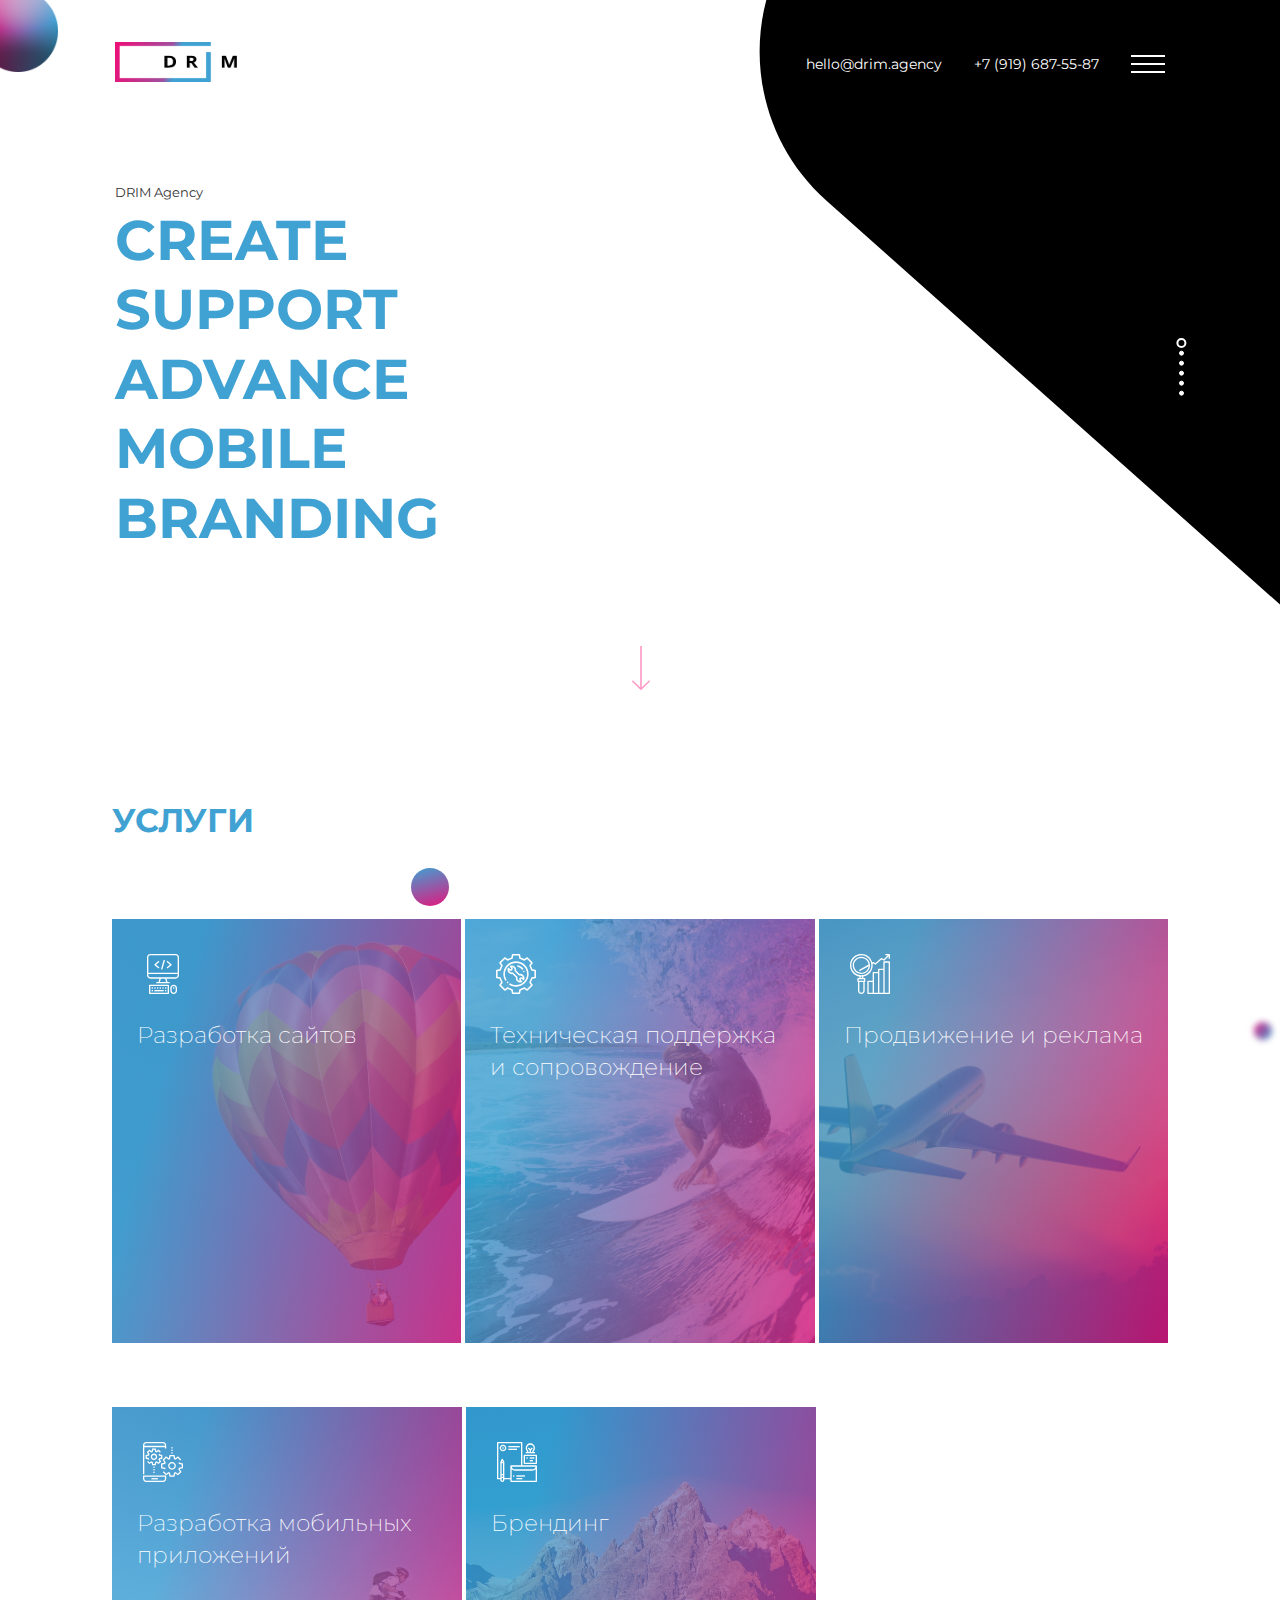
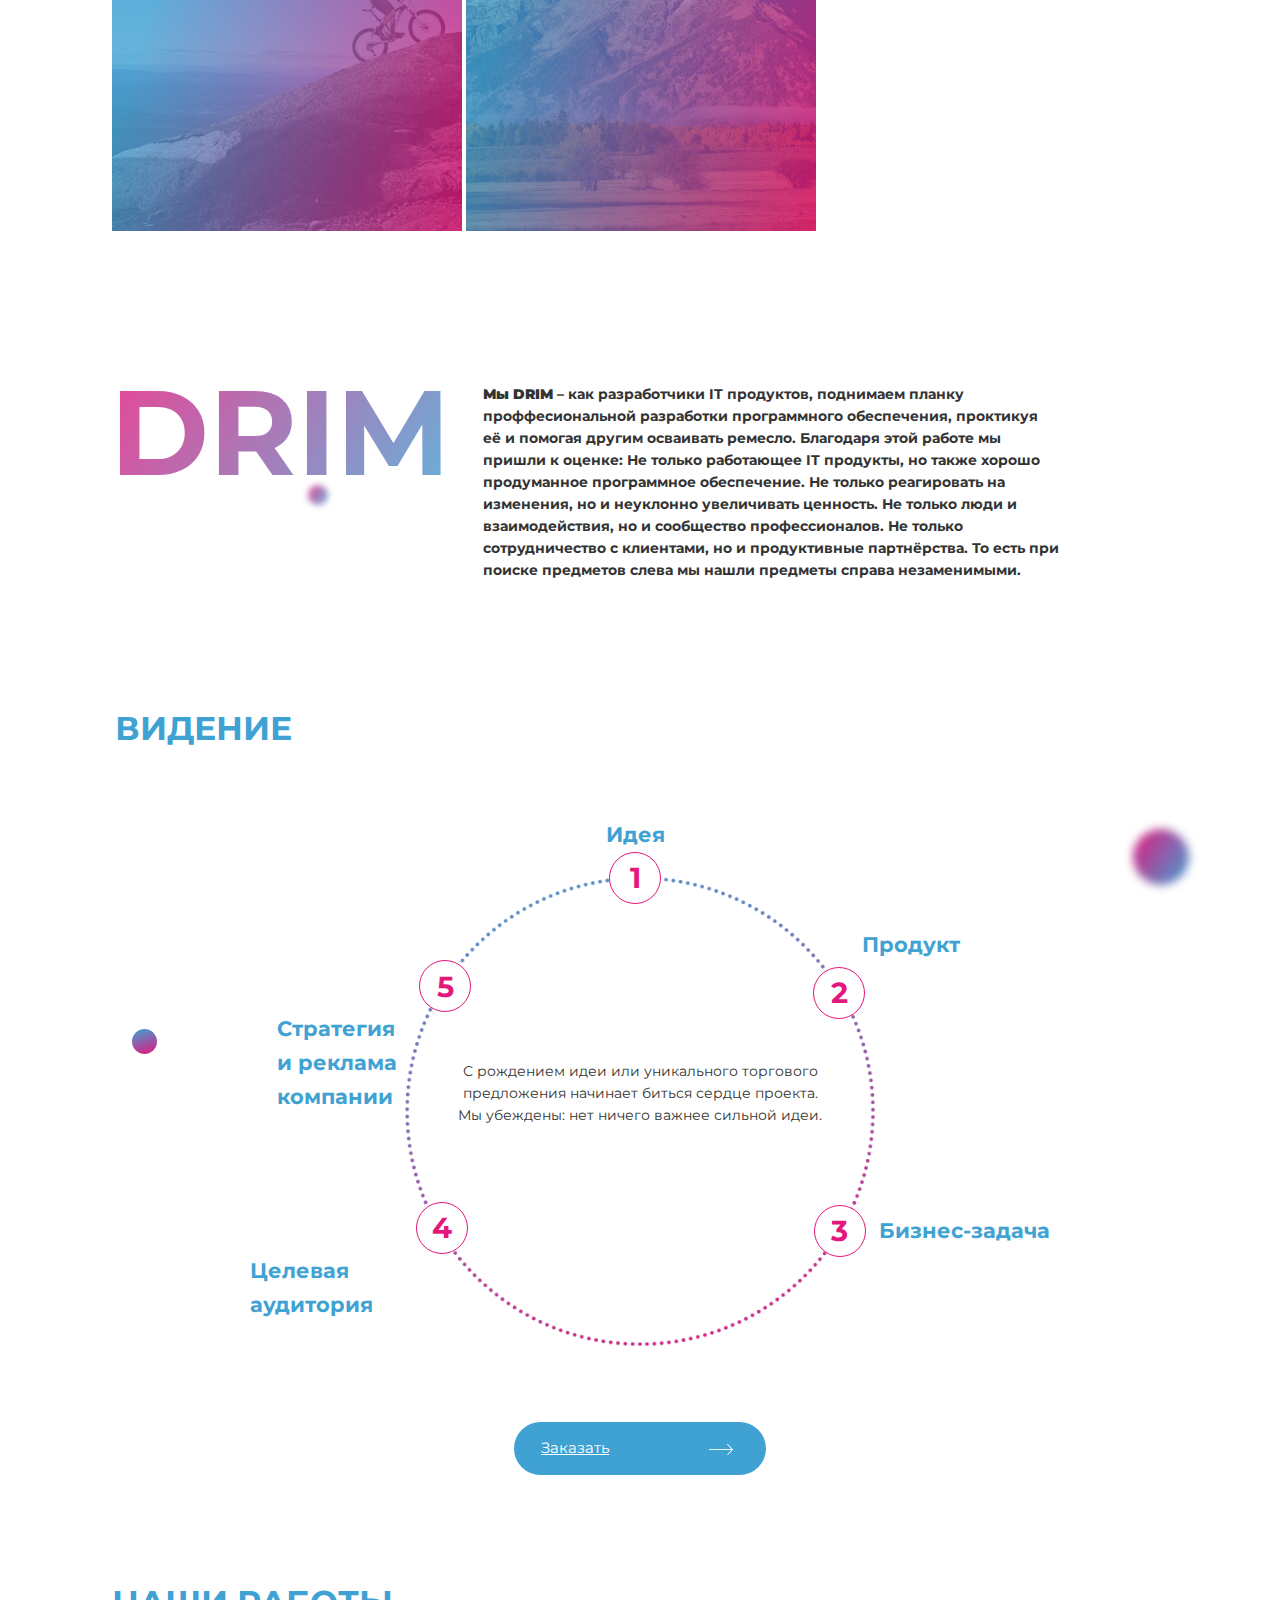
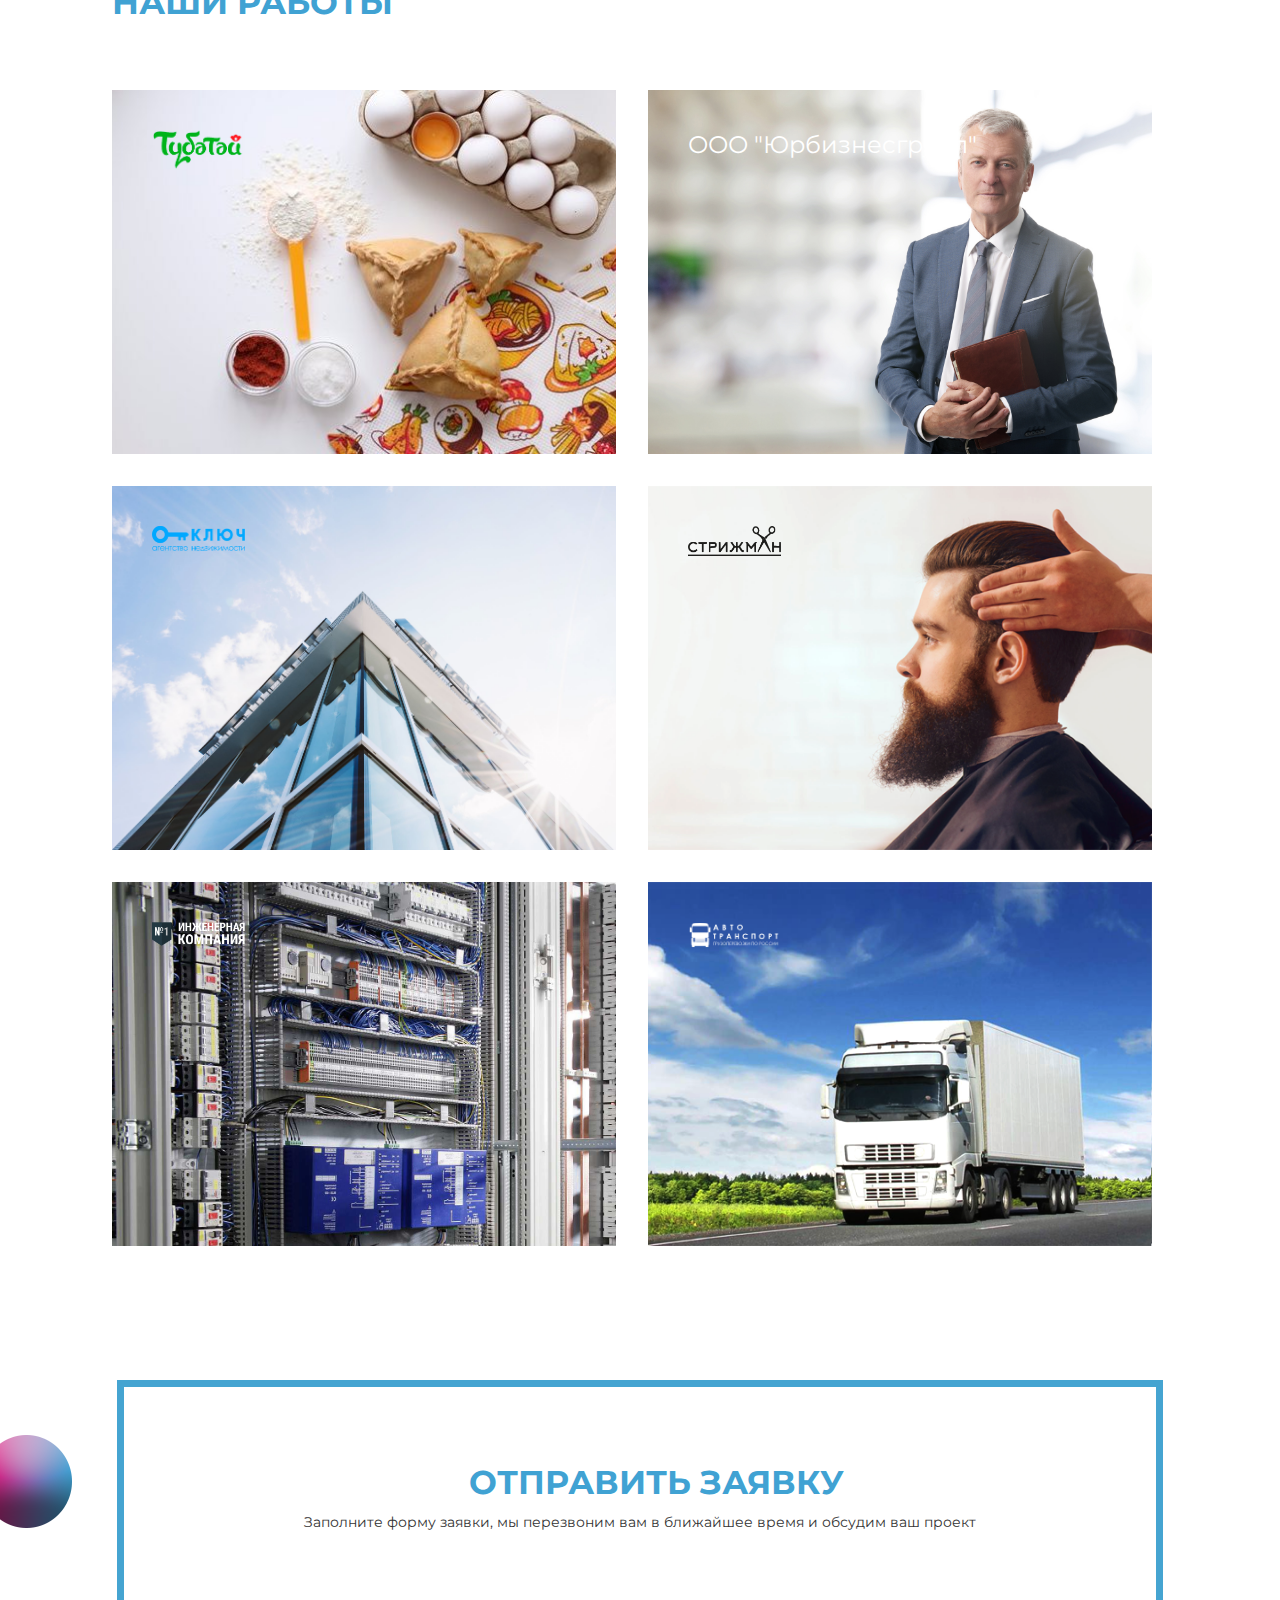
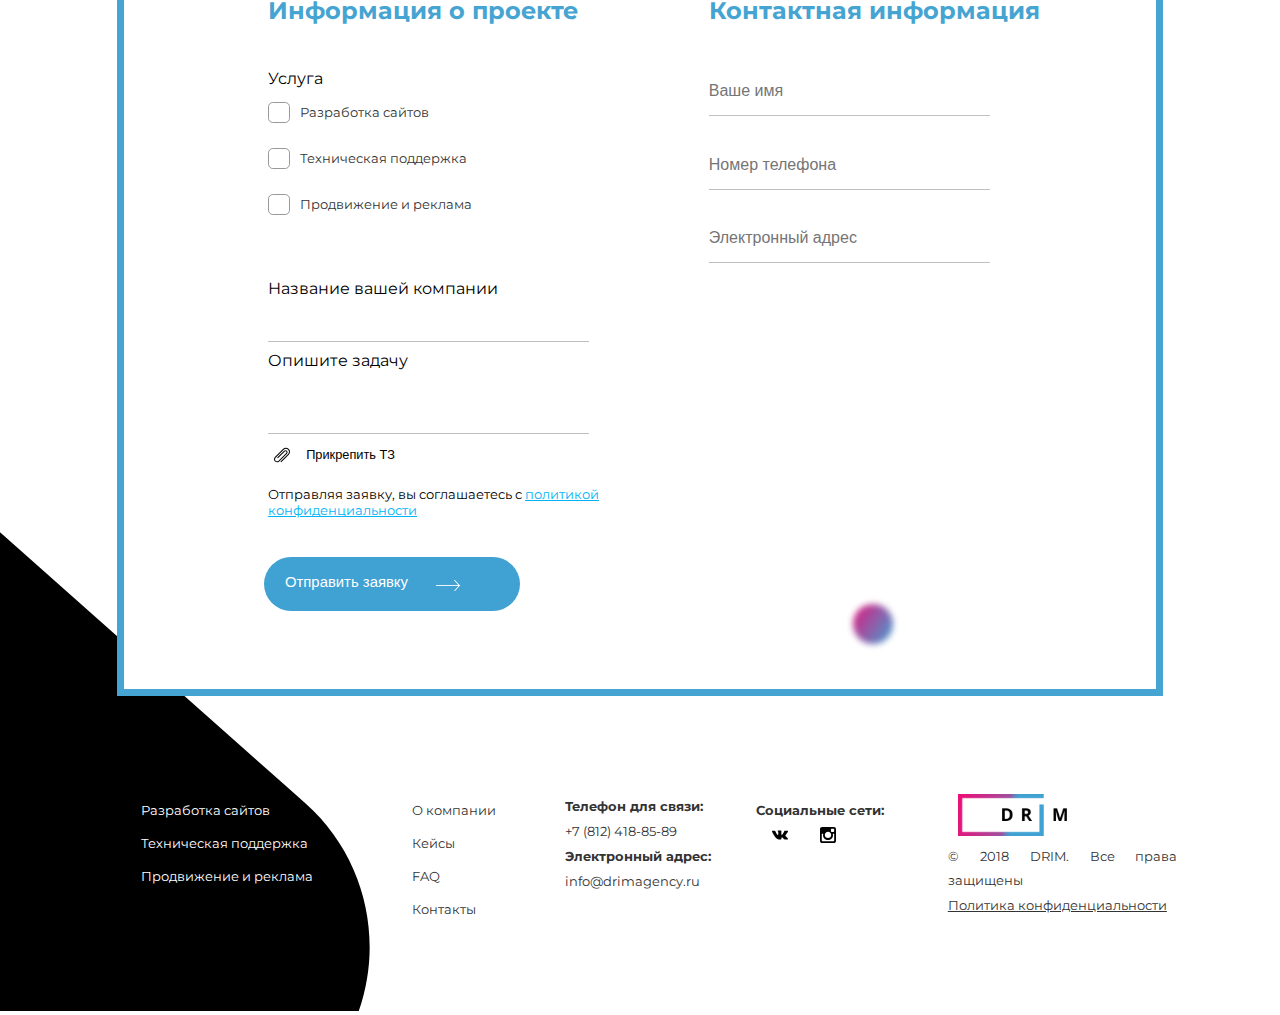
<file: index.html>
<!DOCTYPE html>
<html lang="en">

<head>
    <meta charset="UTF-8">
    <meta name="viewport" content="width=device-width, initial-scale=1.0">
    <meta http-equiv="X-UA-Compatible" content="ie=edge">
    <link rel="stylesheet" href="./drim_main/drim.css/drim.css">
    <link href="https://fonts.googleapis.com/css?family=Montserrat" rel="stylesheet">
    <link href="https://unpkg.com/aos@2.3.1/dist/aos.css" rel="stylesheet">
    <link rel="stylesheet" href="./drim_main/drim.css/magic.css">

    <title>DRIM|Разработка сайтов</title>
</head>

<body>
    <div class="main">
        <header id="page1" class="section">
            <div class="header_background">
                <svg id="header_bg_svg" viewBox="0 0 1280 720" width="1280" height="720" x1="759.647" y1="-18.777" x2="2116.375" y2="344.758">
                    <defs>
                        <linearGradient id="grd1" gradientUnits="userSpaceOnUse">
                            <stop id="stop1" offset="0%" />
                            <stop id="stop2" offset="100%" />
                        </linearGradient>
                    </defs>
                    <style>
                        tspan { white-space:pre }
                                                  .shp0 { fill: url(#grd1) } 
                                              </style>
                    <path class="shp0" d="M1122.77,-432.46l-312.57,351.06c-73.38,82.41 -66.06,208.7 16.33,282.08l644.67,574.12c82.4,73.38 208.68,66.06 282.05,-16.35l312.57,-351.06c73.38,-82.41 66.06,-208.71 -16.33,-282.08l-644.67,-574.12c-82.4,-73.38 -208.68,-66.06 -282.05,16.35z" />
                </svg>
            </div>
            <div class="header_nav_section">
                <div class="menu">
                    <div class="menu_logo">
                        <img src="./drim_main/img/logo_menu_open.png" alt="">
                    </div>
                    <nav class="full_menu">
                        <ul>
                            <li>
                                <a href="">Услуги</a>
                            </li>
                            <li>
                                <a class="styled_full_menu_item" href="">О компании</a>
                            </li>
                            <li>
                                <a href="">Кейсы</a>
                            </li>
                            <li>
                                <a href="">FAQ</a>
                            </li>
                            <li>
                                <a href="">Контакты</a>
                            </li>
                        </ul>
                    </nav>
                    <div class="menu_contacts">
                        <a href="tel:+79196875587" class="phone-style">Тел. для связи: +7 (919) 687-55-87</a>
                        <span>Электронный адрес: hello@drim.agency</span>
                        <span>Офис в Казани: ул. Достоевского, 60</span>
                        <div class="menu_social_links">
                            <img src="./drim_main/img/Icons/menu_social_item2.svg" alt="">
                            <img src="./drim_main/img/Icons/menu_social_item1.svg" alt="">
                        </div>
                    </div>
                </div>
                <div class="header_decoration_first">
                    <img src="./drim_main/img/decoration_item.png" alt="">
                </div>
                <div class="header_contact_section">
                    <div class="header_logo">
                        <img src="./drim_main/img/Logo 4.png" alt="">
                    </div>
                    <div class="header_contacts">
                        <div class="header_contacts_info">
                            <span>hello@drim.agency</span>
                            <a href="tel:+79196875587" class="phone-style">+7 (919) 687-55-87</a>
                        </div>
                        <div class="header_burger_menu">
                            <div class="menu__icon">
                                <span></span>
                                <span></span>
                                <span></span>
                                <span></span>
                            </div>
                        </div>
                    </div>
                </div>
            </div>
            <div class="about">
                <span class='company_name'>DRIM Agency</span>
                <ul>
                    <li class='about_title_item'>
                        <a href="./drim_inner_page__create/index_2.html">create
                            <span class="underline_title">разработка сайтов</span>
                        </a>
                    </li>
                    <li class='about_title_item'>
                        <a href="./drim_inner_page__support/index.html">support
                            <span class="underline_title">поддержка</span>
                        </a>
                    </li>
                    <li class='about_title_item'>
                        <a href="./drim_inner_page_advertising/index.html">advance
                            <span class="underline_title">продвижение</span>
                        </a>
                    </li>
                    <li class='about_title_item'>
                        <a href="#">mobile
                            <span class="underline_title">разработка мобильных приложений</span>
                        </a>
                    </li>
                    <li class='about_title_item'>
                        <a href="#">branding
                            <span class="underline_title">брендинг</span>
                        </a>
                    </li>
                </ul>
                <!--            <div class="btn about_btn">
                <span>Все услуги</span>
                <img class='arrow_btn' src="./drim_main/img/arrow_btn.png" alt="">
            </div>-->
                <div class="next_screen down">
                    <img class='about_arrow down' src="./drim_main/img/down_scroll.svg" alt="">
                </div>
            </div>
            <div class="down_background_animation">

            </div>
        </header>
        <section id="page2" class="services section">
            <div class="service_decoration_first"></div>
            <div class="service_decoration_second"></div>
            <div data-aos="fade-right" class="service_decoration_third">
                <img class='decoration_line_move' src="./drim_main/img/decoration_line.svg" alt="">
            </div>
            <h2 class="title_style ">услуги</h2>
            <div class="service_type">
                <div class="service_type_row service_first_row">
                    <div class="service_type_item">
                        <div class="service_type_background service_type_item_first"></div>
                        <div class="service_type_wrap"></div>
                        <div class="service_type_content">
                            <div class="service_type_item_logo first_service_logo">
                            </div>
                            <h3>Разработка сайтов</h3>
                            <p class="hide-text">Яркий сайт с удобным интерфейсом позволит получить доверие посетителей
                                и
                                сделать их
                                клиентами. С помощью сайта вы решите многие бизнес задачи.
                            </p>
                        </div>
                        <div class="details_btn">
                            <a href="./drim_inner_page__create/index_2.html">Подробнее
                                <img class='arrow_btn' src="./drim_main/img/arrow_btn.png" alt="">
                            </a>
                        </div>
                    </div>
                    <div class="service_type_item">
                        <div class="service_type_background service_type_item_second"></div>
                        <div class="service_type_wrap"></div>
                        <div class="service_type_content">
                            <div class="service_type_item_logo second_service_logo"></div>
                            <h3>Техническая поддержка и сопровождение</h3>
                            <p class="hide-text">Техническая поддержка и сопровождение 24\7 обеспечат вашему сайту не
                                только
                                постоянную
                                работоспособность, но и своевременное внесение корректировок, оповещений об акциях,
                                мероприятиях, новостях компании. Это особенно важно в условиях конкуренции!
                            </p>
                        </div>
                        <div class="details_btn">
                            <a href="./drim_inner_page__support/index.html">Подробнее
                                <img class='arrow_btn' src="./drim_main/img/arrow_btn.png" alt="">
                            </a>
                        </div>
                    </div>
                    <div class="service_type_item">
                        <div class="service_type_background service_type_item_third"></div>
                        <div class="service_type_wrap"></div>
                        <div class="service_type_content">
                            <div class="service_type_item_logo third_service_logo"></div>
                            <h3>Продвижение и реклама</h3>
                            <p class="hide-text">Если ваша цель - увеличить прибыль с помощью сайта, сделать его
                                топовым и
                                привлечь
                                больше клиентов, то вам поможет грамотное продвижение и реклама.
                            </p>
                        </div>
                        <div class="details_btn">
                            <a href="./drim_inner_page_advertising/index.html">Подробнее
                                <img class='arrow_btn' src="./drim_main/img/arrow_btn.png" alt="">
                            </a>
                        </div>
                    </div>
                </div>
                <div class="service_type_row service_second_row">
                    <div class="service_type_item">
                        <div class="service_type_background service_type_item_fourth"></div>
                        <div class="service_type_wrap"></div>
                        <div class="service_type_content">
                            <div class="service_type_item_logo fourth_service_logo"></div>
                            <h3>Разработка мобильных приложений</h3>
                            <p class="hide-text">Для тех компаний, которые держат руку на пульсе современных тенденций,
                                мы
                                разрабатываем
                                мобильные приложения. Мобильные приложения позволяют повысить лояльность к компании,
                                помогают автоматизировать процессы и привлекают больше клиентов. Добавьте технические
                                обновления в свой бизнес!
                            </p>
                        </div>
                        <div class="details_btn">
                            <span>Подробнее</span>
                            <img class='arrow_btn' src="./drim_main/img/arrow_btn.png" alt="">
                        </div>
                    </div>
                    <div class="service_type_item">
                        <div class="service_type_background service_type_item_fifth"></div>
                        <div class="service_type_wrap"></div>
                        <div class="service_type_content">
                            <div class="service_type_item_logo fifth_service_logo"></div>
                            <h3>Брендинг</h3>
                            <p class="hide-text">Сильный бренд позволяет вам вырасти из маленького игрока в серьезного
                                конкурента. Мы
                                создаем бренд, который будет иметь свою философию, ценности и запоминающееся визуальное
                                воплощение.
                                .</p>
                        </div>
                        <div class="details_btn">
                            <span>Подробнее</span>
                            <img class='arrow_btn' src="./drim_main/img/arrow_btn.png" alt="">
                        </div>
                    </div>
                </div>
            </div>
        </section>
        <section id="page3" class="philosophy section">
            <div data-aos="fade-right" class="philosophy_decoration_first">
                <img class='decoration_line_move' src="./drim_main/img/decoration_line.svg" alt="">
            </div>
            <div class="philosophy_content">
                <div class="philosophy_logo">
                    <span>drim</span>
                    <div></div>
                </div>
                <div class="philosophy_text">
                    <p>
                        <b>Мы DRIM</b> – как разработчики IT продуктов, поднимаем планку проффесиональной разработки
                        программного обеспечения, проктикуя её и помогая другим осваивать ремесло. Благодаря этой
                        работе мы пришли к оценке: Не только работающее IT продукты, но также хорошо продуманное
                        программное обеспечение. Не только реагировать на изменения, но и неуклонно увеличивать
                        ценность. Не только люди и взаимодействия, но и сообщество профессионалов. Не только
                        сотрудничество с клиентами, но и продуктивные партнёрства. То есть при поиске предметов слева
                        мы нашли предметы справа незаменимыми.
                    </p>
                    <!--  <div class="philosophy_btn btn">
                    <span>О компании </span>
                    <img class='arrow_btn' src="./drim_main/img/arrow_btn.png" alt="">
                </div>-->
                </div>
            </div>
        </section>
        <section id="page4" class="circle_block section">
            <div class="circle_decoration_first"></div>
            <div class="circle_decoration_second"></div>
            <div data-aos="fade-right" class="circle_decoration_third">
                <img class='decoration_line_move' src="./drim_main/img/decoration_line.svg" alt="">
            </div>
            <h2 class="title_style">Видение</h2>
            <div class="circle_content">
                <div class="circle_content_text">
                    <div data-number='1' class="circle_text_item">
                        <p> С рождением идеи или уникального торгового предложения начинает биться сердце проекта. Мы
                            убеждены: нет ничего важнее сильной идеи.
                        </p>
                    </div>
                    <div data-number='2' class="circle_text_item">
                        <p>На данном этапе важно определить особенности и полезности продукта или предложения и
                            предоставить его самым привлекательным образом.
                        </p>
                    </div>
                    <div data-number='3' class="circle_text_item">
                        <p>Четкое формулирование задач - первый шаг к успеху. Мы знаем как легко решить даже самую
                            сложную задачу благодаря системному подходу.
                        </p>
                    </div>
                    <div data-number='4' class="circle_text_item">
                        <p> Определение целевой аудитории - самая важная задача, прежде чем начинать рекламу. Знать
                            желание целевой аудитории и влиять на нее - верный путь к разработке эффективной стратегии
                            компании.

                        </p>
                    </div>
                    <div data-number='5' class="circle_text_item">
                        <p>Детальный план, с учетом всей собранной информации, завершает подготовительную работу и
                            является гарантом высокого результата проекта. На данном этапе мы приступаем к воплощению.
                            Так идея обретает жизнь!
                        </p>
                    </div>
                </div>
                <div class="btns">
                    <div data-number='1' class="circle_content_item first_step">
                        <h3>Идея</h3>
                        <div class="circle_step">
                            <span>1</span>
                        </div>
                    </div>
                    <div data-number='2' class="circle_content_item second_step">
                        <div class="circle_step">
                            <span>2</span>
                        </div>
                        <h3>Продукт</h3>
                    </div>
                    <div data-number='3' class="circle_content_item third_step">
                        <div class="circle_step">
                            <span>3</span>
                        </div>
                        <h3>Бизнес-задача</h3>
                    </div>
                    <div data-number='4' class="circle_content_item fouth_step">
                        <div class="circle_step">
                            <span>4</span>
                        </div>
                        <h3>Целевая аудитория</h3>
                    </div>
                    <div data-number='5' class="circle_content_item fifth_step">
                        <h3>Стратегия <br> и реклама компании</h3>
                        <div class="circle_step">
                            <span>5</span>
                        </div>
                    </div>
                </div>
            </div>
            <div class="circle_content_btn btn">
                <a href="index.html#page6" style="color: white">Заказать</a>
                <img class='arrow_btn' src="./drim_main/img/arrow_btn.png" alt="">
            </div>
        </section>
        <section id="page5" class="our_works section">
            <div data-aos="fade-right" class="our_work_decoration_first">
                <img class='decoration_line_move' src="./drim_main/img/decoration_line.svg" alt="">
            </div>
            <h2 class="title_style ">Наши работы</h2>
            <div class="work_examples">
                <div class="work_examples_item work_example_first">
                    <div class="work_example_wrap"></div>
                    <img class="work_examples_item_company_logo" src="./drim_main/img/our_works_logo1.png" alt="">
                    <p>Текст о том, что это за компания и чем занимается данная компания</p>
                    <div class='work_section_down_btn'>
                        <span class='work_item_btn'>разработка сайта</span>
                        <span class='work_item_btn'>Перейти на сайт
                            <img class='arrow_btn' src="./drim_main/img/arrow_btn.png" alt="">
                        </span>
                    </div>
                </div>
                <div class="work_examples_item work_example_second">
                    <div class="work_example_wrap"></div>
                    <span class='work_example_logo'>ООО "Юрбизнесгрупп"</span>
                    <p>Текст о том, что это за компания и чем занимается данная компания</p>
                    <div class="work_section_down_btn">
                        <span class='work_item_btn'>разработка сайта</span>
                        <span class='work_item_btn'>Перейти на сайт
                            <img class='arrow_btn' src="./drim_main/img/arrow_btn.png" alt="">
                        </span>
                    </div>
                </div>
                <div class="work_examples_item work_example_third">
                    <div class="work_example_wrap"></div>
                    <img class="work_examples_item_company_logo" src="./drim_main/img/our_works_logo3.png" alt="">
                    <img class='work_examples_item_company_logo hover_logo' src="./drim_main/img/ouw_works3_white.png"
                        alt="">
                    <p>Текст о том, что это за компания и чем занимается данная компания</p>
                    <div class='work_section_down_btn'>
                        <span class='work_item_btn'>разработка сайта</span>
                        <span class='work_item_btn'>Перейти на сайт
                            <img class='arrow_btn' src="./drim_main/img/arrow_btn.png" alt="">
                        </span>
                    </div>
                </div>
                <div class="work_examples_item work_example_fourth">
                    <div class="work_example_wrap"></div>
                    <img class="work_examples_item_company_logo" src="./drim_main/img/our_works_logo4.png" alt="">
                    <p>Текст о том, что это за компания и чем занимается данная компания</p>
                    <div class='work_section_down_btn'>
                        <span class='work_item_btn'>разработка сайта</span>
                        <a href="strizman/strizman.html" class='work_item_btn'>Перейти на сайт
                            <img class='arrow_btn' src="./drim_main/img/arrow_btn.png" alt="">
                        </a>
                    </div>
                </div>
                <div class="work_examples_item work_example_fifth">
                    <div class="work_example_wrap"></div>
                    <img class="work_examples_item_company_logo" src="./drim_main/img/our_works_logo5.png" alt="">
                    <p>Текст о том, что это за компания и чем занимается данная компания</p>
                    <div class='work_section_down_btn'>
                        <span class='work_item_btn'>разработка сайта</span>
                        <span class='work_item_btn'>Перейти на сайт
                            <img class='arrow_btn' src="./drim_main/img/arrow_btn.png" alt="">
                        </span>
                    </div>
                </div>
                <div class="work_examples_item work_example_sixth">
                    <div class="work_example_wrap"></div>
                    <img class="work_examples_item_company_logo" src="./drim_main/img/our_works_logo6.png" alt="">
                    <p>Текст о том, что это за компания и чем занимается данная компания</p>
                    <div class='work_section_down_btn'>
                        <span class='work_item_btn'>разработка сайта</span>
                        <span class='work_item_btn'>Перейти на сайт
                            <img class='arrow_btn' src="./drim_main/img/arrow_btn.png" alt="">
                        </span>
                    </div>
                </div>
            </div>
            <!--   <div class="work_examples_btn btn">
            <span>Больше проектов</span>
            <img class='arrow_btn' src="./drim_main/img/arrow_btn.png" alt="">
        </div>-->
        </section>
        <div class="down_background">
            <div class="down_background_image">
                    <svg id="footer_bg_svg" viewBox="0 0 5333 1994" style="enable-background:new 0 0 5333 1994;">
                            <defs>
                            <linearGradient id="grd2" gradientUnits="userSpaceOnUse" x1="-3539.3362" y1="1931.082" x2="1277.1759" y2="640.5015">
                              <stop id="stop3" offset="68%"/>
                              <stop id="stop4" offset="100%"/>
                            </linearGradient>
                          </defs>
                        <style type="text/css">
                            .st0{fill:url(#grd2);}
                        </style>
                        <path class="st0" d="M1339.6,2259.3L129.1,3623.2c-292.1,329.1-800.3,359.4-1129.4,67.3l-2534.1-2248.9
                            c-329.1-292.1-359.4-800.3-67.3-1129.4l1210.4-1363.9c292.1-329.1,800.3-359.4,1129.4-67.3l2534.1,2248.9
                            C1601.3,1422,1631.6,1930.2,1339.6,2259.3z"/>
                        </svg>
            </div>
            <section id="page6" class="apply section">
                <div class="apply_decoration_first">
                    <img src="./drim_main/img/decoration_item.png" alt="">
                </div>
                <div class="apply_decoration_second"></div>
                <h2 class="title_style apply_text_style">Отправить заявку</h2>
                <p class="apply_text_style">Заполните форму заявки, мы перезвоним вам в ближайшее время и обсудим ваш
                    проект </p>
                <div class="apply_content">
                    <form id="contact_form" enctype="multipart/form-data" method='post' action="/mail.php">
                        <div class="apply_project_info">
                            <h3 class="apply_title ">Информация о проекте</h3>
                            <div class="apply_service">
                                <h4>Услуга</h4>
                                <label class="apply_service_checkbox">
                                    <input class="input_refresh" type="checkbox" name="development">
                                    <div class="apply_service_checkbox_wrap">
                                        <img src="./drim_main/img/Icons/tick.svg" alt="">
                                    </div>
                                    <span>Разработка сайтов</span>
                                </label>
                                <label class="apply_service_checkbox">
                                    <input type="checkbox" name="support">
                                    <div class="apply_service_checkbox_wrap">
                                        <img src="./drim_main/img/Icons/tick.svg" alt="">
                                    </div>
                                    <span>Техническая поддержка</span>
                                </label>
                                <label class="apply_service_checkbox">
                                    <input type="checkbox" name="advertising">
                                    <div class="apply_service_checkbox_wrap">
                                        <img src="./drim_main/img/Icons/tick.svg" alt="">
                                    </div>
                                    <span>Продвижение и реклама</span>
                                </label>
                            </div>
                            <h4>Название вашей компании</h4>
                            <input name='company_name' class='apply_service_text input_refresh' type="text">
                            <div class="apply_task">
                                <h4>Опишите задачу</h4>
                                <br>
                                <textarea class='input_refresh ' name='apply_task' name="area" cols=”25” rows=”5” wrap=”on”></textarea>
                                <div class="file-input-wrapper">
                                    <button class="btn-file-input">
                                        <div class='load_logo'></div>
                                        <span>Прикрепить ТЗ</span>
                                    </button>
                                    <input type="file" name="file" />
                                </div>
                            </div>
                            <span class="agreement">Отправляя заявку, вы соглашаетесь с
                                <a href="#">политикой конфиденциальности</a>
                            </span>
                        </div>
                        <div class="apply_contacts">
                            <h3 class="apply_title">Контактная информация</h3>
                            <input name='name' class='apply_service_text apply_contacts_input input_refresh' type="text"
                                placeholder="Ваше имя">
                            <input name='phone' class='apply_service_text apply_contacts_input input_refresh' type="text"
                                placeholder="Номер телефона">
                            <input name='email' class='apply_service_text apply_contacts_input input_refresh' type="text"
                                placeholder="Электронный адрес">
                        </div>
                        <button class="apply_btn btn form_control submit" type="submit">
                            <span>Отправить заявку</span>
                            <img class='arrow_btn' src="./drim_main/img/arrow_btn.png" alt="">
                        </button>
                    </form>
                </div>
            </section>
            <footer>
                <div class="footer_content">
                    <div class="footer_work_types">
                        <span class='footer_line'>Разработка сайтов</span>
                        <span class='footer_line'>Техническая поддержка</span>
                        <span class='footer_line'>Продвижение и реклама</span>
                    </div>
                    <div class="footer_FAQ">
                        <span class='footer_line styled_footer_line'>О компании</span>
                        <span class='footer_line styled_footer_line'>Кейсы</span>
                        <span class='footer_line styled_footer_line'>FAQ</span>
                        <span class='footer_line styled_footer_line'>Контакты</span>
                    </div>
                    <div class="footer_contacts">
                        <div class="footer_contacts_item">
                            <span class="footer_line footer_contacts_item_tytle">Телефон для связи:</span>
                            <span class='footer_line'>+7 (812) 418-85-89</span>
                        </div>
                        <div class="footer_contacts_item">
                            <span class="footer_line footer_contacts_item_tytle">Электронный адрес:</span>
                            <span class='footer_line'>info@drimagency.ru</span>
                        </div>
                    </div>
                    <div class="footer_social_links">
                        <span class="footer_line footer_social_links_tytle">Социальные сети:</span>
                        <div>
                            <div class="social_el">
                                <div class="social_link_item social_link_first"></div>
                                <div class="socils_link_hover_first footer_hover_el"></div>
                            </div>
                            <div class="social_el">
                                <div class="social_link_item social_link_second"></div>
                                <div class="socil_link_hover_second footer_hover_el"></div>
                            </div>
                        </div>
                    </div>
                    <div class="footer_rights_logo">
                        <div class="footer_logo"></div>
                        <span class='footer_line'>© 2018 DRIM. Все права защищены</span>
                        <a class='footer_line' href="#">Политика конфиденциальности</a>
                    </div>
                </div>
            </footer>
        </div>
    </div>
    <ul id="pagination">
        <li>
            <a href="#page1"></a>
        </li>
        <li>
            <a href="#page2"></a>
        </li>
        <li>
            <a href="#page3"></a>
        </li>
        <li>
            <a href="#page4"></a>
        </li>
        <li>
            <a href="#page5"></a>
        </li>
        <li>
            <a href="#page6"></a>
        </li>
    </ul>
    <script src="https://unpkg.com/aos@2.3.1/dist/aos.js"></script>
    <script src="./drim_main/drim.js/drim.js"></script>
</body>

</html>
</file>
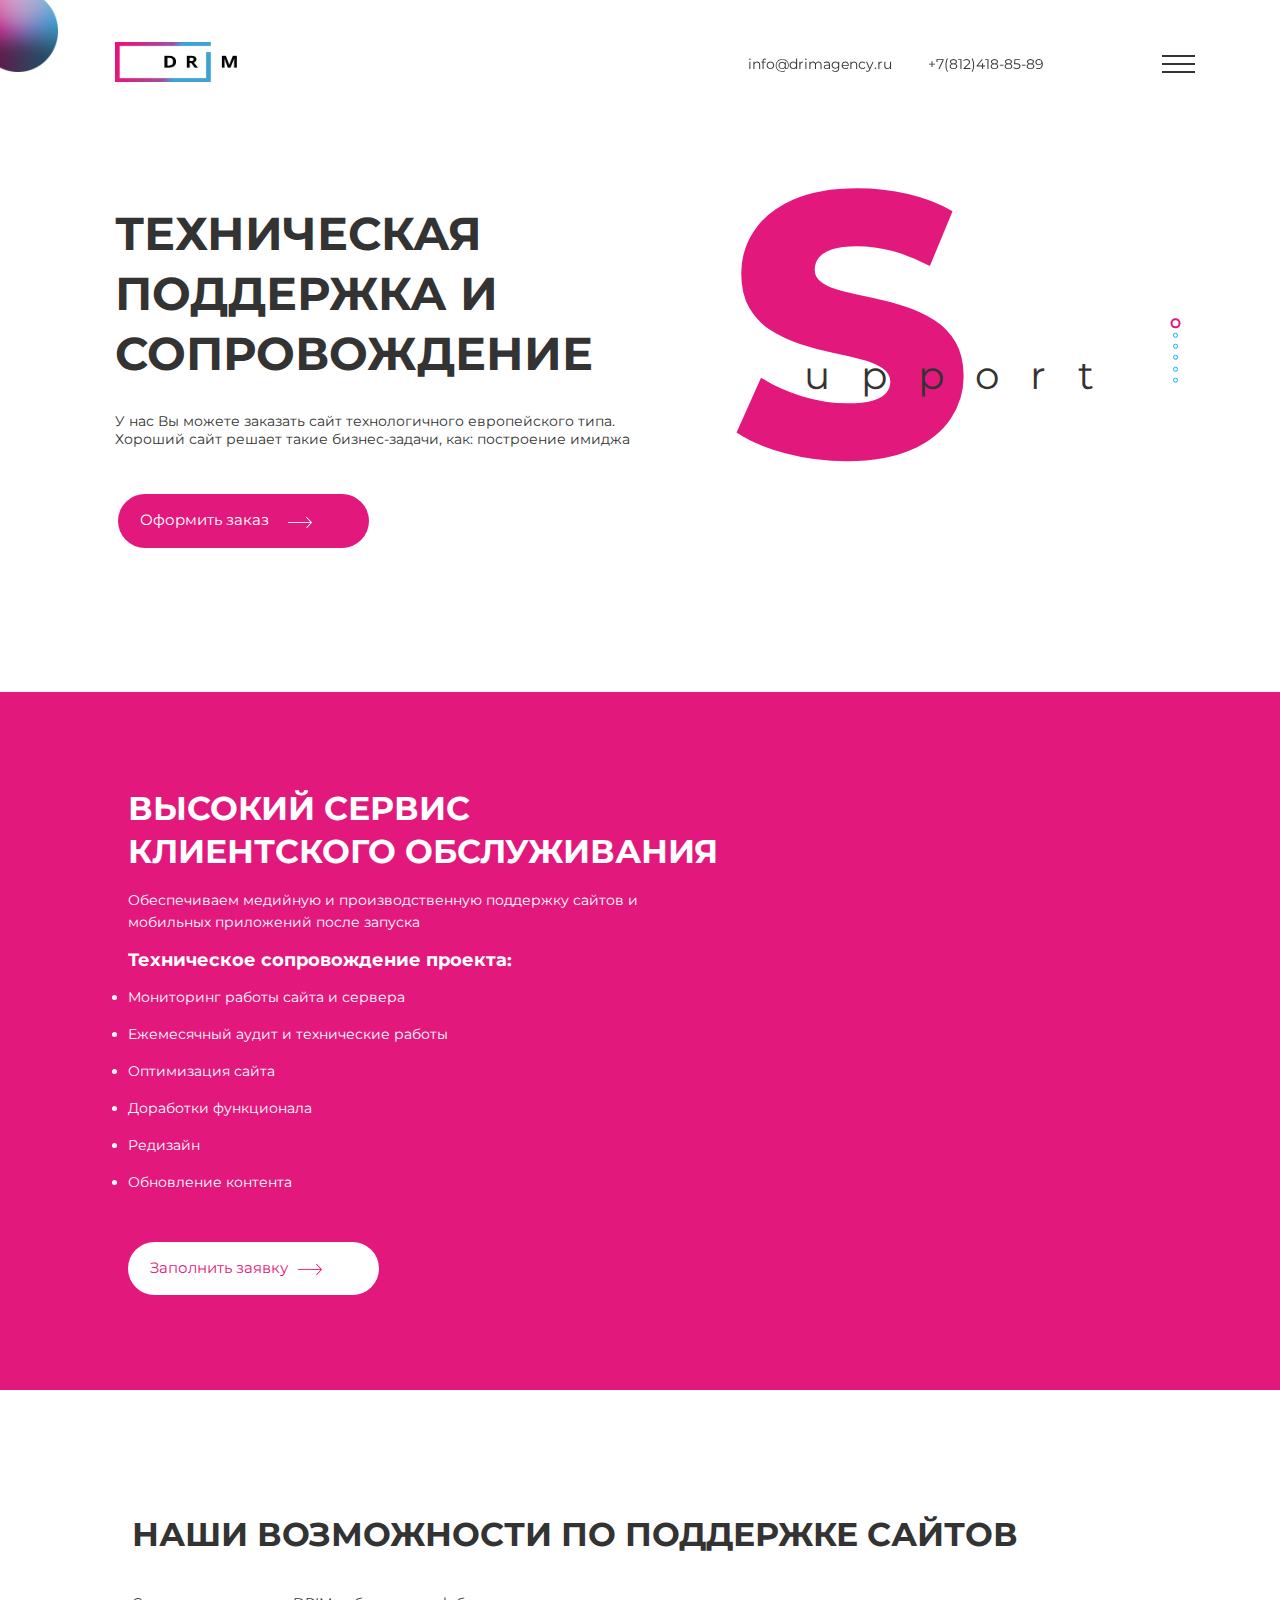
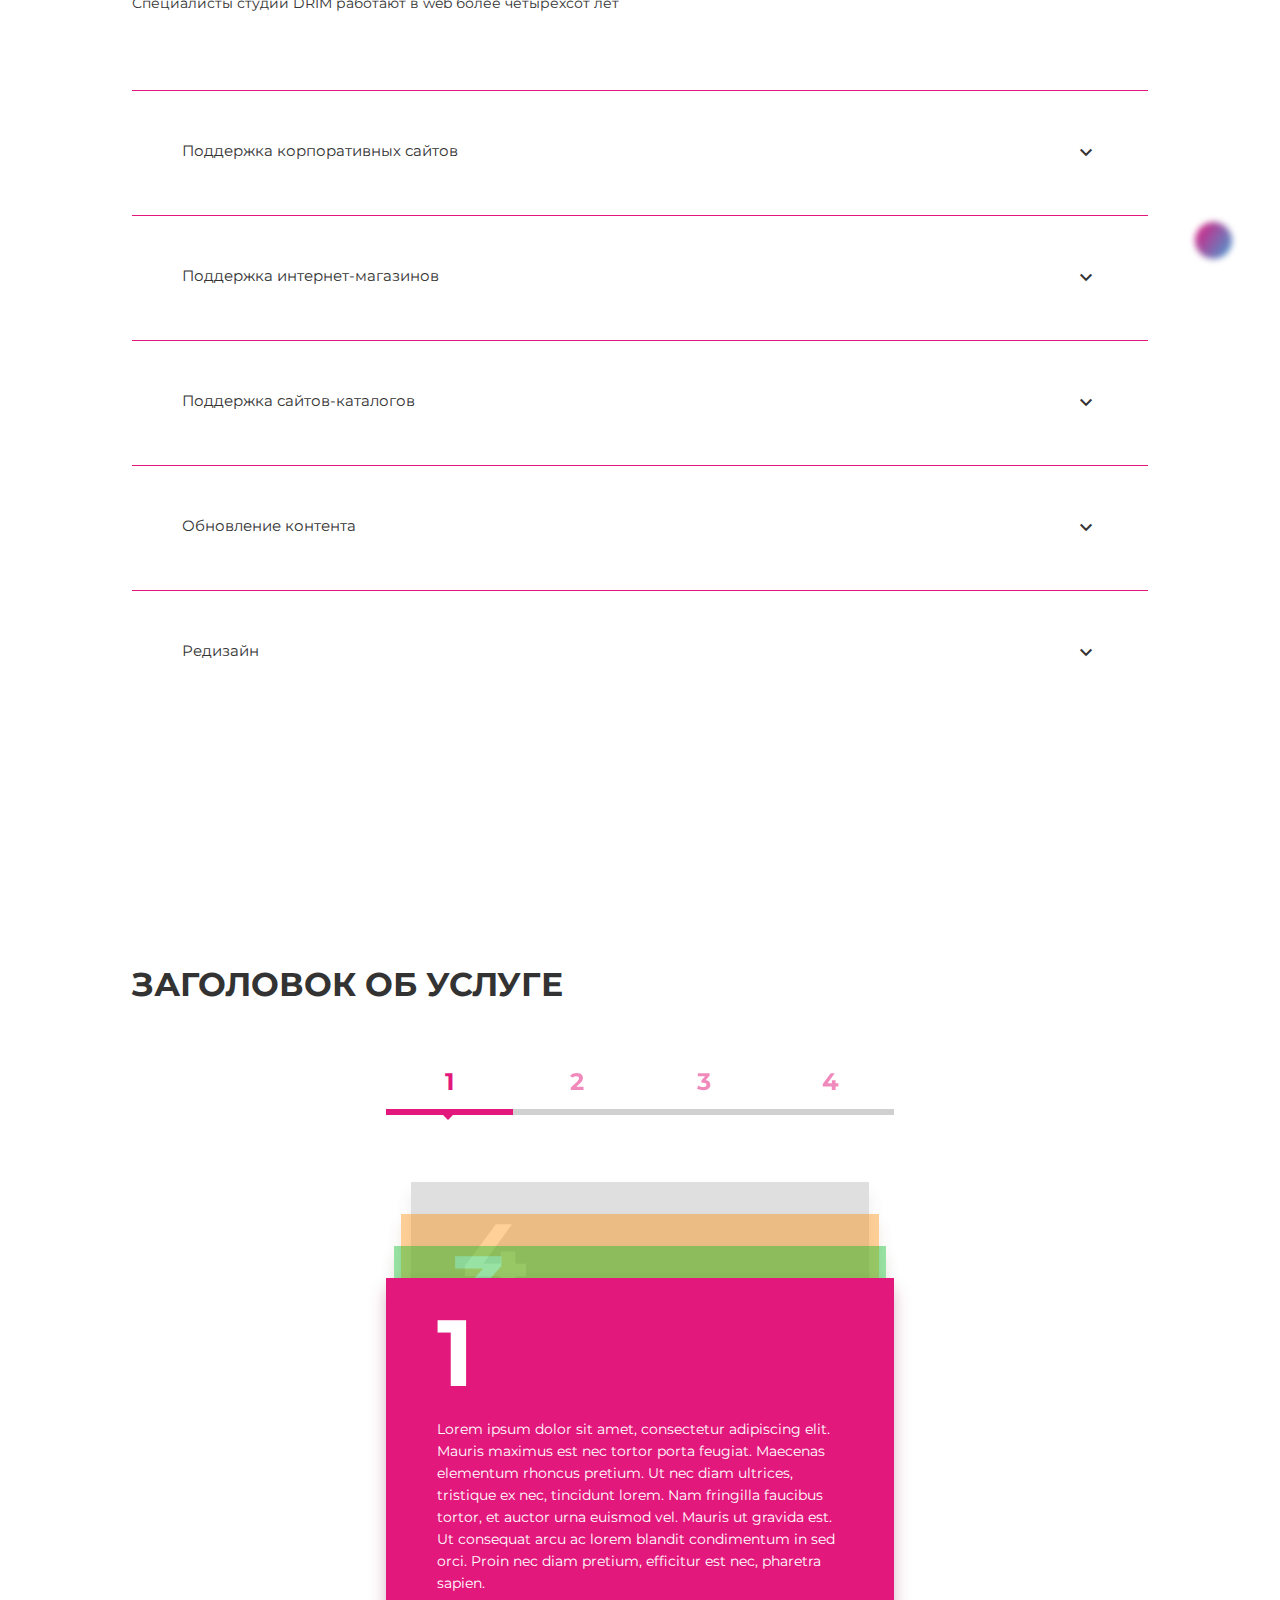
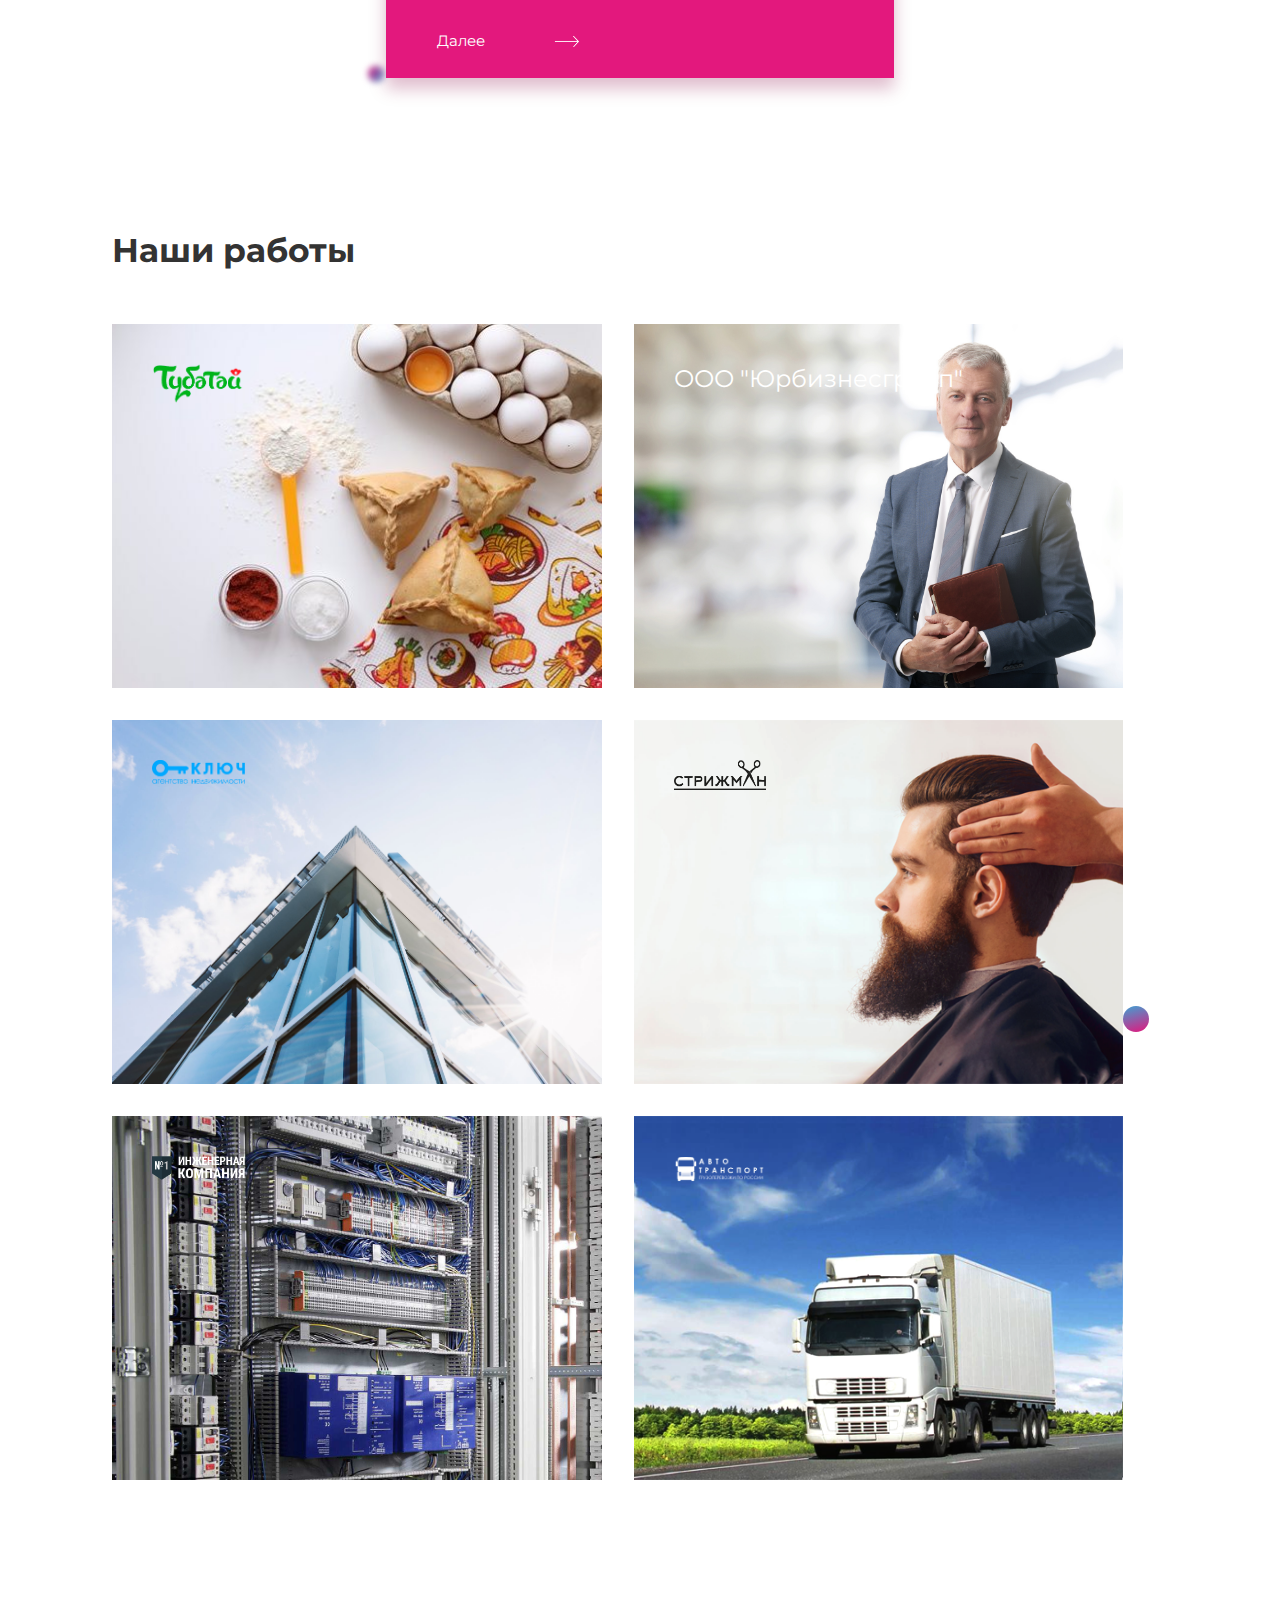
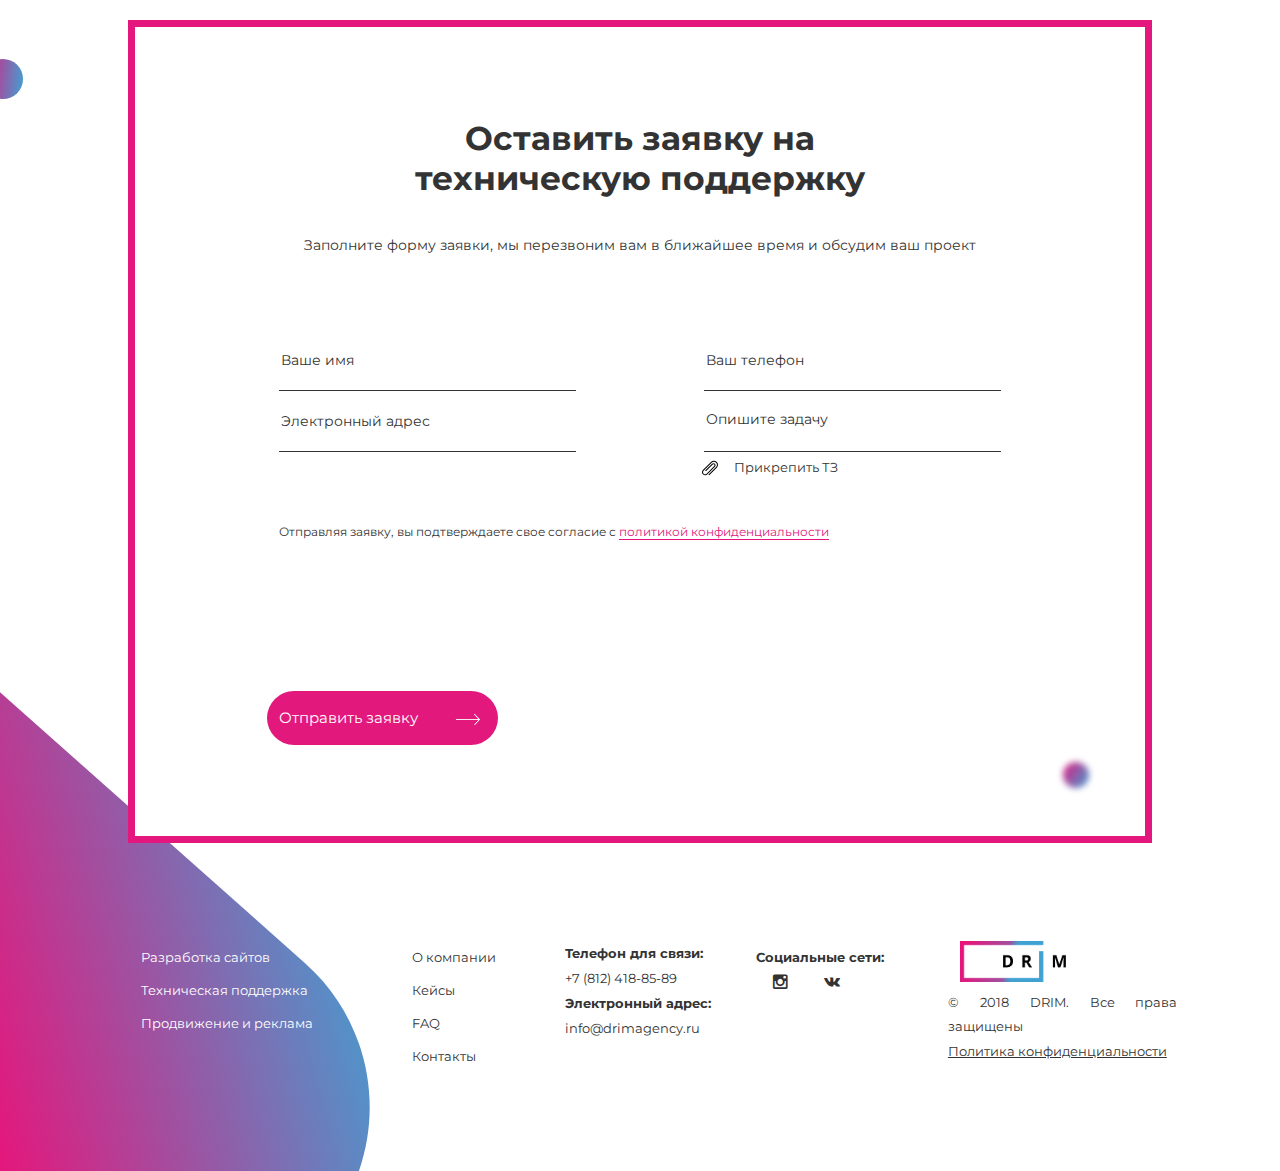
<file: drim_inner_page__support/index.html>
<!DOCTYPE html>
<html lang="en">

<head>
    <meta charset="UTF-8">
    <meta name="viewport" content="width=device-width, initial-scale=1.0">
    <meta http-equiv="X-UA-Compatible" content="ie=edge">
    <link href="https://fonts.googleapis.com/css?family=Montserrat" rel="stylesheet">
    <link rel="stylesheet" href="./drim_inner_page__support.css/reset.css">
    <link rel="stylesheet" href="./drim_inner_page__support.css/style.css">
    <link href="https://unpkg.com/aos@2.3.1/dist/aos.css" rel="stylesheet">
    <link rel="stylesheet" href="./drim_inner_page__support.css/drim_inner_page__support.css">
    <title>Document</title>
</head>

<body>
    <header id="page1" class="section">
        <div class="header_nav_section">
            <div class="menu">
                <div class="menu_logo">
                    <a href="../index.html">                    <img src="./drim._inner_page__support_img.img/logo_menu_open.png" alt=""></a>
                </div>
                <nav class="full_menu">
                    <ul>
                        <li>
                            <a href="">Услуги</a>
                        </li>
                        <li>
                            <a class="styled_full_menu_item" href="">О компании</a>
                        </li>
                        <li>
                            <a href="">Кейсы</a>
                        </li>
                        <li>
                            <a href="">FAQ</a>
                        </li>
                        <li>
                            <a href="">Контакты</a>
                        </li>
                    </ul>
                </nav>
                <div class="menu_contacts">
                    <span>Тел. для связи: +7 (812) 418-85-89</span>
                    <span>Электронный адрес: info@drimagency.ru</span>
                    <span>Офис в Казани: ул. Достоевского, 60</span>
                    <div class="menu_social_links">
                    </div>
                </div>
            </div>
            <div class="header_decoration_first">
                <img src="./drim._inner_page__support_img.img/decoration_item.png" alt="">
            </div>
            <div class="header_contact_section">
                <div class="header_logo">
                    <img src="./drim._inner_page__support_img.img/Logo 4.png" alt="">
                </div>
                <div class="header_contacts">
                    <div class="header_contacts_info">
                        <span>info@drimagency.ru</span>
                        <span>+7(812)418-85-89</span>
                    </div>
                    <div class="header_burger_menu">
                        <div class="menu__icon">
                            <span></span>
                            <span></span>
                            <span></span>
                            <span></span>
                        </div>
                    </div>
                </div>
            </div>
        </div>
        <div class="about">
            <div class="section_text">
                <h2>Техническая поддержка и сопровождение</h2>
                <p>У нас Вы можете заказать сайт технологичного европейского типа. Хороший сайт решает такие
                    бизнес-задачи, как: построение имиджа</p>
                <div class="btn about_btn">
                    <span>Оформить заказ</span>
                    <img class="arrow_btn" src="./drim._inner_page__support_img.img/arrow_btn.png" alt="">
                </div>
            </div>
            <div class="section_logo">
                <span class="logo_style">S</span>
                <span class="logo_text_style">upport</span>
            </div>
        </div>
    </header>
    <section id='page2' class="advantages">
        <div class="decoration_line aos-init aos-animate" data-aos="fade-right">
            <?xml version="1.0" encoding="utf-8"?>
            <!-- Generator: Adobe Illustrator 20.1.0, SVG Export Plug-In . SVG Version: 6.00 Build 0)  -->
            <svg version="1.1" id="Слой_1" xmlns="http://www.w3.org/2000/svg" xmlns:xlink="http://www.w3.org/1999/xlink"
                x="0px" y="0px" viewBox="0 0 107 12" style="enable-background:new 0 0 107 12;" xml:space="preserve">

                <path fill='#ffffff' d="M101,0c-3.3,0-6,2.7-6,6c0,0,0,0,0,0.1H0v1h95.1c0.5,2.8,2.9,4.9,5.9,4.9c3.3,0,6-2.7,6-6
                    C107,2.7,104.3,0,101,0z M101.1,11c-2.8,0-5-2.2-5-5c0-2.8,2.2-5,5-5c2.8,0,5,2.2,5,5C106.1,8.8,103.8,11,101.1,11z" />
            </svg>

        </div>
        <h2>ВЫСОКИЙ СЕРВИС <br> КЛИЕНТСКОГО ОБСЛУЖИВАНИЯ</h2>
        <p class="normal_text advantages_header_text">Обеспечиваем медийную и производственную поддержку сайтов и
            мобильных приложений после запуска</p>
        <h3>Техническое сопровождение проекта:</h3>
        <ul type="disc"></ul>
        <li class="normal_text advantages_li_style">Мониторинг работы сайта и сервера</li>
        <li class="normal_text advantages_li_style">Ежемесячный аудит и технические работы</li>
        <li class="normal_text advantages_li_style">Оптимизация сайта</li>
        <li class="normal_text advantages_li_style">Доработки функционала</li>
        <li class="normal_text advantages_li_style">Редизайн</li>
        <li class="normal_text advantages_li_style">Обновление контента</li>
        </ul>
        <div class="btn advantages_btn">
            <span>Заполнить заявку</span>
            <img class="arrow_btn" src="./drim._inner_page__support_img.img/scroll-arrow-to-down pink.png" alt="">
        </div>
    </section>
    <section id="page3" class="abilities">
        <div class="abilities_decoration_item"></div>
        <div class="decoration_line aos-init aos-animate" data-aos="fade-right">
            <?xml version="1.0" encoding="utf-8"?>
            <!-- Generator: Adobe Illustrator 20.1.0, SVG Export Plug-In . SVG Version: 6.00 Build 0)  -->
            <svg version="1.1" id="Слой_1" xmlns="http://www.w3.org/2000/svg" xmlns:xlink="http://www.w3.org/1999/xlink"
                x="0px" y="0px" viewBox="0 0 107 12" style="enable-background:new 0 0 107 12;" xml:space="preserve">
                <style type="text/css">
                    .st0 {
                        fill: #3fa1d3;
                    }
                </style>
                <path class="st0" d="M101,0c-3.3,0-6,2.7-6,6c0,0,0,0,0,0.1H0v1h95.1c0.5,2.8,2.9,4.9,5.9,4.9c3.3,0,6-2.7,6-6
                    C107,2.7,104.3,0,101,0z M101.1,11c-2.8,0-5-2.2-5-5c0-2.8,2.2-5,5-5c2.8,0,5,2.2,5,5C106.1,8.8,103.8,11,101.1,11z" />
            </svg>
        </div>
        <h2 class="tytle_style">НАШИ ВОЗМОЖНОСТИ ПО ПОДДЕРЖКЕ САЙТОВ</h2>
        <h3>Специалисты студии DRIM работают в web более четырехсот лет</h3>
        <div class="abilities_types">
            <div class="ability_item">
                <div class="ability_item__normal_state">
                    <span class="ability_item_name">Поддержка корпоративных
                        сайтов</span>
                    <span class="icon-keyboard_arrow_down"></span>
                </div>
                <div class="ability_item__hover_state">
                    <span class="ability_item_name__hover_state">Поддержка корпоративных
                        сайтов</span>
                    <p>Мы создаем особенные, обсуждаемые, полезные, долгоиграющие, работающие в разных каналах,
                        вовлекающие большие идеи полезные, долгоиграющие, работающие в разных каналах, вовлекающие
                        большие идеи </p>
                </div>
            </div>
            <div class="ability_item">
                <div class="ability_item__normal_state">
                    <span class="ability_item_name">Поддержка интернет-магазинов</span>
                    <span class="icon-keyboard_arrow_down"></span>
                </div>
                <div class="ability_item__hover_state">
                    <span class="ability_item_name__hover_state">Поддержка интернет-магазинов</span>
                    <p>Мы создаем особенные, обсуждаемые, полезные, долгоиграющие, работающие в разных каналах,
                        вовлекающие большие идеи полезные, долгоиграющие, работающие в разных каналах, вовлекающие
                        большие идеи </p>
                </div>
            </div>
            <div class="ability_item">
                <div class="ability_item__normal_state">
                    <span class="ability_item_name">Поддержка сайтов-каталогов</span>
                    <span class="icon-keyboard_arrow_down"></span>
                </div>
                <div class="ability_item__hover_state">
                    <span class="ability_item_name__hover_state">Поддержка сайтов-каталогов</span>
                    <p>Мы создаем особенные, обсуждаемые, полезные, долгоиграющие, работающие в разных каналах,
                        вовлекающие большие идеи полезные, долгоиграющие, работающие в разных каналах, вовлекающие
                        большие идеи </p>
                </div>
            </div>
            <div class="ability_item">
                <div class="ability_item__normal_state">
                    <span class="ability_item_name">Обновление контента</span>
                    <span class="icon-keyboard_arrow_down"></span>
                </div>
                <div class="ability_item__hover_state">
                    <span class="ability_item_name__hover_state">Обновление контента</span>
                    <p>Мы создаем особенные, обсуждаемые, полезные, долгоиграющие, работающие в разных каналах,
                        вовлекающие большие идеи полезные, долгоиграющие, работающие в разных каналах, вовлекающие
                        большие идеи </p>
                </div>
            </div>
            <div class="ability_item">
                <div class="ability_item__normal_state">
                    <span class="ability_item_name">Редизайн</span>
                    <span class="icon-keyboard_arrow_down"></span>
                </div>
                <div class="ability_item__hover_state">
                    <span class="ability_item_name__hover_state">Редизайн</span>
                    <p>Мы создаем особенные, обсуждаемые, полезные, долгоиграющие, работающие в разных каналах,
                        вовлекающие большие идеи полезные, долгоиграющие, работающие в разных каналах, вовлекающие
                        большие идеи </p>
                </div>
            </div>
        </div>
    </section>
    <section id='page4' class="services_types">
        <div class="services_types_decoration_item"></div>
        <div class="decoration_line aos-init aos-animate" data-aos="fade-right">
            <?xml version="1.0" encoding="utf-8"?>
            <!-- Generator: Adobe Illustrator 20.1.0, SVG Export Plug-In . SVG Version: 6.00 Build 0)  -->
            <svg version="1.1" id="Слой_1" xmlns="http://www.w3.org/2000/svg" xmlns:xlink="http://www.w3.org/1999/xlink"
                x="0px" y="0px" viewBox="0 0 107 12" style="enable-background:new 0 0 107 12;" xml:space="preserve">
                <style type="text/css">
                    .st0 {
                        fill: #3fa1d3;
                    }
                </style>
                <path class="st0" d="M101,0c-3.3,0-6,2.7-6,6c0,0,0,0,0,0.1H0v1h95.1c0.5,2.8,2.9,4.9,5.9,4.9c3.3,0,6-2.7,6-6
                            C107,2.7,104.3,0,101,0z M101.1,11c-2.8,0-5-2.2-5-5c0-2.8,2.2-5,5-5c2.8,0,5,2.2,5,5C106.1,8.8,103.8,11,101.1,11z" />
            </svg>
        </div>
        <h2 class="tytle_style">ЗАГОЛОВОК ОБ УСЛУГЕ</h2>
        <div class="services_types_content">
            <div class="services_types__progress_steps">
                <span id='progress_line_number_first' class="services_types__progress_line_number activ_progress_line">1</span>
                <span id='progress_line_number_second' class="services_types__progress_line_number">2</span>
                <span id='progress_line_number_third' class="services_types__progress_line_number">3</span>
                <span id='progress_line_number_fourth' class="services_types__progress_line_number">4</span>
            </div>
            <div class="services_types__progress_line">
                <div class="services_types__progress_line_item activ_progress_line">
                </div>
                <div class="services_types__progress_line_item">
                </div>
                <div class="services_types__progress_line_item">
                </div>
                <div class="services_types__progress_line_item">
                </div>
            </div>
            <div class="services_type__card_container">
                <div class="servises_types_card activ_card">
                    <span class="services_types__card_number">1</span>
                    <p class="services_type__card_text">Lorem ipsum dolor sit amet, consectetur adipiscing elit. Mauris
                        maximus est nec tortor porta feugiat. Maecenas elementum rhoncus pretium. Ut nec diam ultrices,
                        tristique ex nec, tincidunt lorem. Nam fringilla faucibus tortor, et auctor urna euismod vel.
                        Mauris ut gravida est. Ut consequat arcu ac lorem blandit condimentum in sed orci. Proin nec
                        diam
                        pretium, efficitur est nec, pharetra sapien.</p>
                    <div class="services_type__card_btn">
                        <span>Далее</span>
                        <img class="arrow_btn" src="./drim._inner_page__support_img.img/arrow_btn.png" alt="">
                    </div>
                </div>
                <div class="servises_types_card">
                    <span class="services_types__card_number">2</span>
                    <p class="services_type__card_text">Suspendisse potenti. Cras vitae congue eros. Maecenas vel
                        porttitor
                        est. Praesent vulputate justo vitae fermentum convallis. Fusce vehicula nunc nec tristique
                        posuere.
                        Nullam maximus lorem maximus nisi interdum hendrerit. Nulla dictum tincidunt nisi, nec volutpat
                        risus fermentum in. Nulla faucibus, libero nec consectetur lobortis, elit magna aliquet sem, et
                        cursus tortor mauris vitae justo. Morbi vel risus imperdiet, vestibulum lacus vitae, aliquet
                        felis.</p>
                    <div class="services_type__card_btn">
                        <span>Далее</span>
                        <img class="arrow_btn" src="./drim._inner_page__support_img.img/arrow_btn.png" alt="">
                    </div>
                </div>
                <div class="servises_types_card">
                    <span class="services_types__card_number">3</span>
                    <p class="services_type__card_text">Phasellus in maximus dolor. Cras vitae nulla at quam euismod
                        sollicitudin. Sed eu hendrerit erat. Duis ut diam eget mauris lacinia interdum. Mauris
                        elementum
                        nulla tortor, non sollicitudin purus fermentum eu. Aliquam augue libero, tincidunt a porta non,
                        pretium in velit. Maecenas mollis, sem in commodo pretium, elit orci malesuada nisi, vitae
                        porttitor mi leo vitae felis.</p>
                    <div class="services_type__card_btn">
                        <span>Далее</span>
                        <img class="arrow_btn" src="./drim._inner_page__support_img.img/arrow_btn.png" alt="">
                    </div>
                </div>
                <div class="servises_types_card">
                    <span class="services_types__card_number">4</span>
                    <p class="services_type__card_text">Vivamus mattis congue orci sit amet facilisis. Donec erat
                        risus,
                        tincidunt et ligula eget, eleifend semper ipsum. Donec felis est, luctus quis risus sed,
                        dignissim
                        commodo nulla. Nulla non massa eu felis pharetra rutrum. Nulla dolor quam, rutrum id nisl
                        ultrices,
                        luctus consectetur erat. </p>
                    <div class="services_type__card_btn">
                        <span>Далее</span>
                        <img class="arrow_btn" src="./drim._inner_page__support_img.img/arrow_btn.png" alt="">
                    </div>
                </div>
            </div>
        </div>
    </section>
    <section id="page5" class="our_works">
        <div class="our_works_decoration_item"></div>
        <div class="decoration_line aos-init aos-animate" data-aos="fade-right">
            <?xml version="1.0" encoding="utf-8"?>
            <!-- Generator: Adobe Illustrator 20.1.0, SVG Export Plug-In . SVG Version: 6.00 Build 0)  -->
            <svg version="1.1" id="Слой_1" xmlns="http://www.w3.org/2000/svg" xmlns:xlink="http://www.w3.org/1999/xlink"
                x="0px" y="0px" viewBox="0 0 107 12" style="enable-background:new 0 0 107 12;" xml:space="preserve">
                <style type="text/css">
                    .st0 {
                        fill: #3fa1d3;
                    }
                </style>
                <path class="st0" d="M101,0c-3.3,0-6,2.7-6,6c0,0,0,0,0,0.1H0v1h95.1c0.5,2.8,2.9,4.9,5.9,4.9c3.3,0,6-2.7,6-6
                            C107,2.7,104.3,0,101,0z M101.1,11c-2.8,0-5-2.2-5-5c0-2.8,2.2-5,5-5c2.8,0,5,2.2,5,5C106.1,8.8,103.8,11,101.1,11z" />
            </svg>
        </div>
        <div class="our_works__decoration_item"></div>
        <h2 class="tytle_style our_works_title">Наши работы</h2>
        <div class="work_examples">
            <div class="work_examples_item work_example_first">
                <div class="work_example_wrap"></div>
                <img class="work_examples_item_company_logo" src="./drim._inner_page__support_img.img/our_works_logo1.png"
                    alt="">
                <p>Текст о том, что это за компания и чем занимается данная компания</p>
                <div class="work_section_down_btn">
                    <span class="work_item_btn">разработка сайта</span>
                    <span class="work_item_btn">Перейти на сайт
                        <img class="arrow_btn" src="./drim._inner_page__support_img.img/arrow_btn.png" alt="">
                    </span>
                </div>
            </div>
            <div class="work_examples_item work_example_second">
                <div class="work_example_wrap"></div>
                <span class="work_example_logo">ООО "Юрбизнесгрупп"</span>
                <p>Текст о том, что это за компания и чем занимается данная компания</p>
                <div class="work_section_down_btn">
                    <span class="work_item_btn">разработка сайта</span>
                    <span class="work_item_btn">Перейти на сайт
                        <img class="arrow_btn" src="./drim._inner_page__support_img.img/arrow_btn.png">
                    </span>
                </div>
            </div>
            <div class="work_examples_item work_example_third">
                <div class="work_example_wrap"></div>
                <img class="work_examples_item_company_logo" src="./drim._inner_page__support_img.img/our_works_logo3.png"
                    alt="">
                <img class="work_examples_item_company_logo hover_logo" src="./drim._inner_page__support_img.img/ouw_works3_white.png"
                    alt="">
                <p>Текст о том, что это за компания и чем занимается данная компания</p>
                <div class="work_section_down_btn">
                    <span class="work_item_btn">разработка сайта</span>
                    <span class="work_item_btn">Перейти на сайт
                        <img class="arrow_btn" src="./drim._inner_page__support_img.img/arrow_btn.png">
                    </span>
                </div>
            </div>
            <div class="work_examples_item work_example_fourth">
                <div class="work_example_wrap"></div>
                <img class="work_examples_item_company_logo" src="./drim._inner_page__support_img.img/our_works_logo4.png"
                    alt="">
                <p>Текст о том, что это за компания и чем занимается данная компания</p>
                <div class="work_section_down_btn">
                    <span class="work_item_btn">разработка сайта</span>
                    <span class="work_item_btn">Перейти на сайт
                        <img class="arrow_btn" src="./drim._inner_page__support_img.img/arrow_btn.png">
                    </span>
                </div>
            </div>
            <div class="work_examples_item work_example_fifth">
                <div class="work_example_wrap"></div>
                <img class="work_examples_item_company_logo" src="./drim._inner_page__support_img.img/our_works_logo5.png"
                    alt="">
                <p>Текст о том, что это за компания и чем занимается данная компания</p>
                <div class="work_section_down_btn">
                    <span class="work_item_btn">разработка сайта</span>
                    <span class="work_item_btn">Перейти на сайт
                        <img class="arrow_btn" src="./drim._inner_page__support_img.img/arrow_btn.png">
                    </span>
                </div>
            </div>
            <div class="work_examples_item work_example_sixth">
                <div class="work_example_wrap"></div>
                <img class="work_examples_item_company_logo" src="./drim._inner_page__support_img.img/our_works_logo6.png"
                    alt="">
                <p>Текст о том, что это за компания и чем занимается данная компания</p>
                <div class="work_section_down_btn">
                    <span class="work_item_btn">разработка сайта</span>
                    <span class="work_item_btn">Перейти на сайт
                        <img class="arrow_btn" src="./drim._inner_page__support_img.img/arrow_btn.png">
                    </span>
                </div>
            </div>
        </div>
    </section>
    <div class="down_background">
        <section id="page6" class="apply section">
            <div class="apply__decoration_item"></div>
            <div class="apply__decoration_item"></div>
            <h2 class="tytle_style apply_title">Оставить заявку на <br> техническую поддержку</h2>
            <p class="apply_text">Заполните форму заявки, мы перезвоним вам в ближайшее время и обсудим ваш
                проект </p>
            <form class="footer_apply_form" id="contact_form" enctype="multipart/form-data" method="post" action="/mail.php">
                <input class="footer_apply_form_input" name="name" type="text" placeholder="Ваше имя">
                <input class="footer_apply_form_input" id="phone-number" name="phone-number" type="text" maxlength="14"
                    placeholder="Ваш телефон">
                <input class="footer_apply_form_input" name="email" type="text" placeholder="Электронный адрес">
                <div class="task_block">
                    <textarea class="input_refresh " name="apply_task" cols="”25”" rows="”5”" wrap="”on”" placeholder="Опишите задачу"></textarea>
                </div>
                <div class="file-input-wrapper">
                    <button class="btn-file-input">
                        <div class="load_logo"></div>
                        <span>Прикрепить ТЗ</span>
                    </button>
                    <input type="file" name="file">
                </div>
                <p class="confidential_politics footer_apply_agreement">Отправляя заявку, вы подтверждаете свое
                    согласие с <a href="">политикой конфиденциальности</a></p>
                <button class="apply_btn btn form_control submit" type="submit">
                    <span>Отправить заявку</span>
                    <img class="arrow_btn" src="./drim._inner_page__support_img.img/arrow_btn.png" alt="">
                </button>
            </form>
        </section>
        <footer>
            <div class="footer_content">
                <div class="footer_work_types">
                    <span class="footer_line">Разработка сайтов</span>
                    <span class="footer_line">Техническая поддержка</span>
                    <span class="footer_line">Продвижение и реклама</span>
                </div>
                <div class="footer_FAQ">
                    <span class="footer_line styled_footer_line">О компании</span>
                    <span class="footer_line styled_footer_line">Кейсы</span>
                    <span class="footer_line styled_footer_line">FAQ</span>
                    <span class="footer_line styled_footer_line">Контакты</span>
                </div>
                <div class="footer_contacts">
                    <div class="footer_contacts_item">
                        <span class="footer_line footer_contacts_item_tytle">Телефон для связи:</span>
                        <span class="footer_line">+7 (812) 418-85-89</span>
                    </div>
                    <div class="footer_contacts_item">
                        <span class="footer_line footer_contacts_item_tytle">Электронный адрес:</span>
                        <span class="footer_line">info@drimagency.ru</span>
                    </div>
                </div>
                <div class="footer_social_links">
                    <span class="footer_line footer_social_links_tytle">Социальные сети:</span>
                    <span class="social_link_logo icon-instagram"></span>
                    <span class="social_link_logo icon-vk"></span>

                </div>
                <div class="footer_rights_logo">
                    <div class="footer_logo"></div>
                    <span class="footer_line">© 2018 DRIM. Все права защищены</span>
                    <a class="footer_line" href="#">Политика конфиденциальности</a>
                </div>
            </div>
        </footer>
    </div>
    <ul id="pagination">
        <li>
            <a href="#page1"></a>
        </li>
        <li>
            <a href="#page2"></a>
        </li>
        <li>
            <a href="#page3"></a>
        </li>
        <li>
            <a href="#page4"></a>
        </li>
        <li>
            <a href="#page5"></a>
        </li>
        <li>
            <a href="#page6"></a>
        </li>
    </ul>
    <script src="https://unpkg.com/aos@2.3.1/dist/aos.js"></script>
    <script src="./drim._inner_page__support.js/drim_inner_page__support.js"></script>
</body>

</html>
</file>
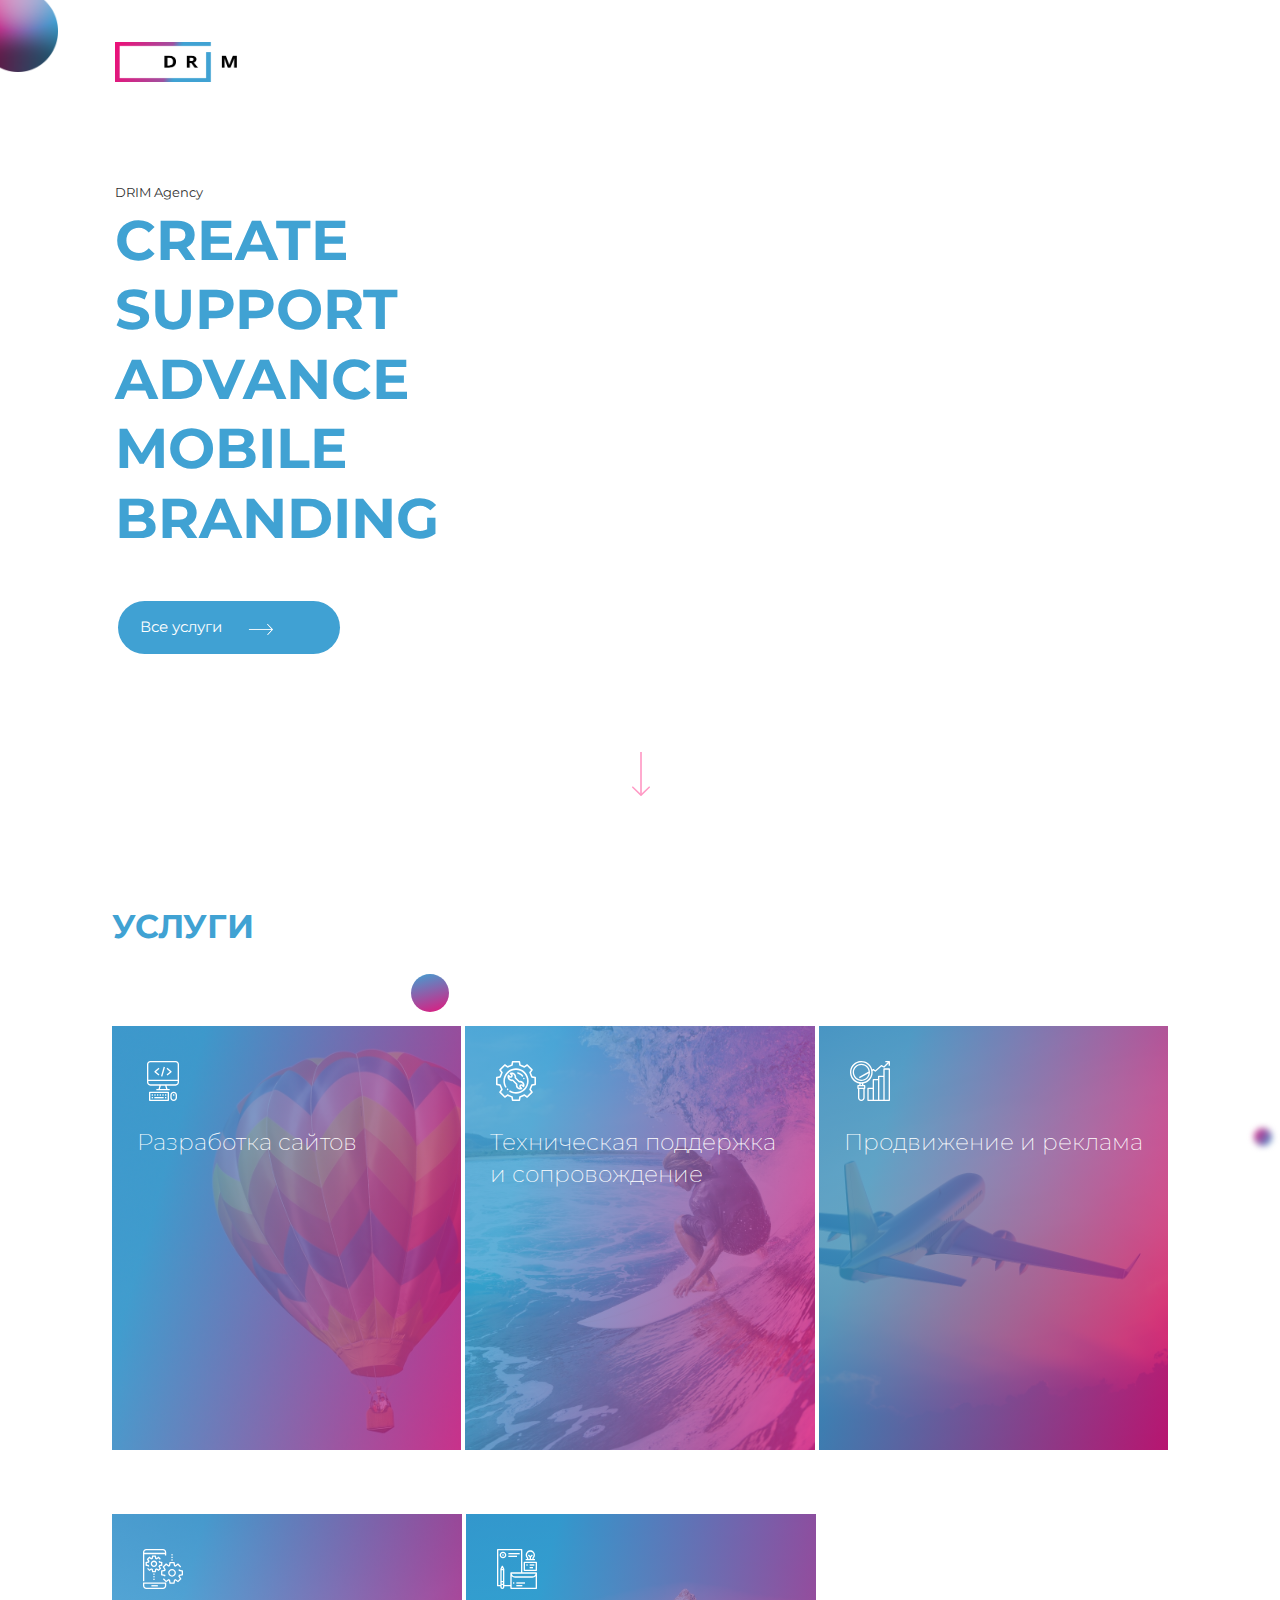
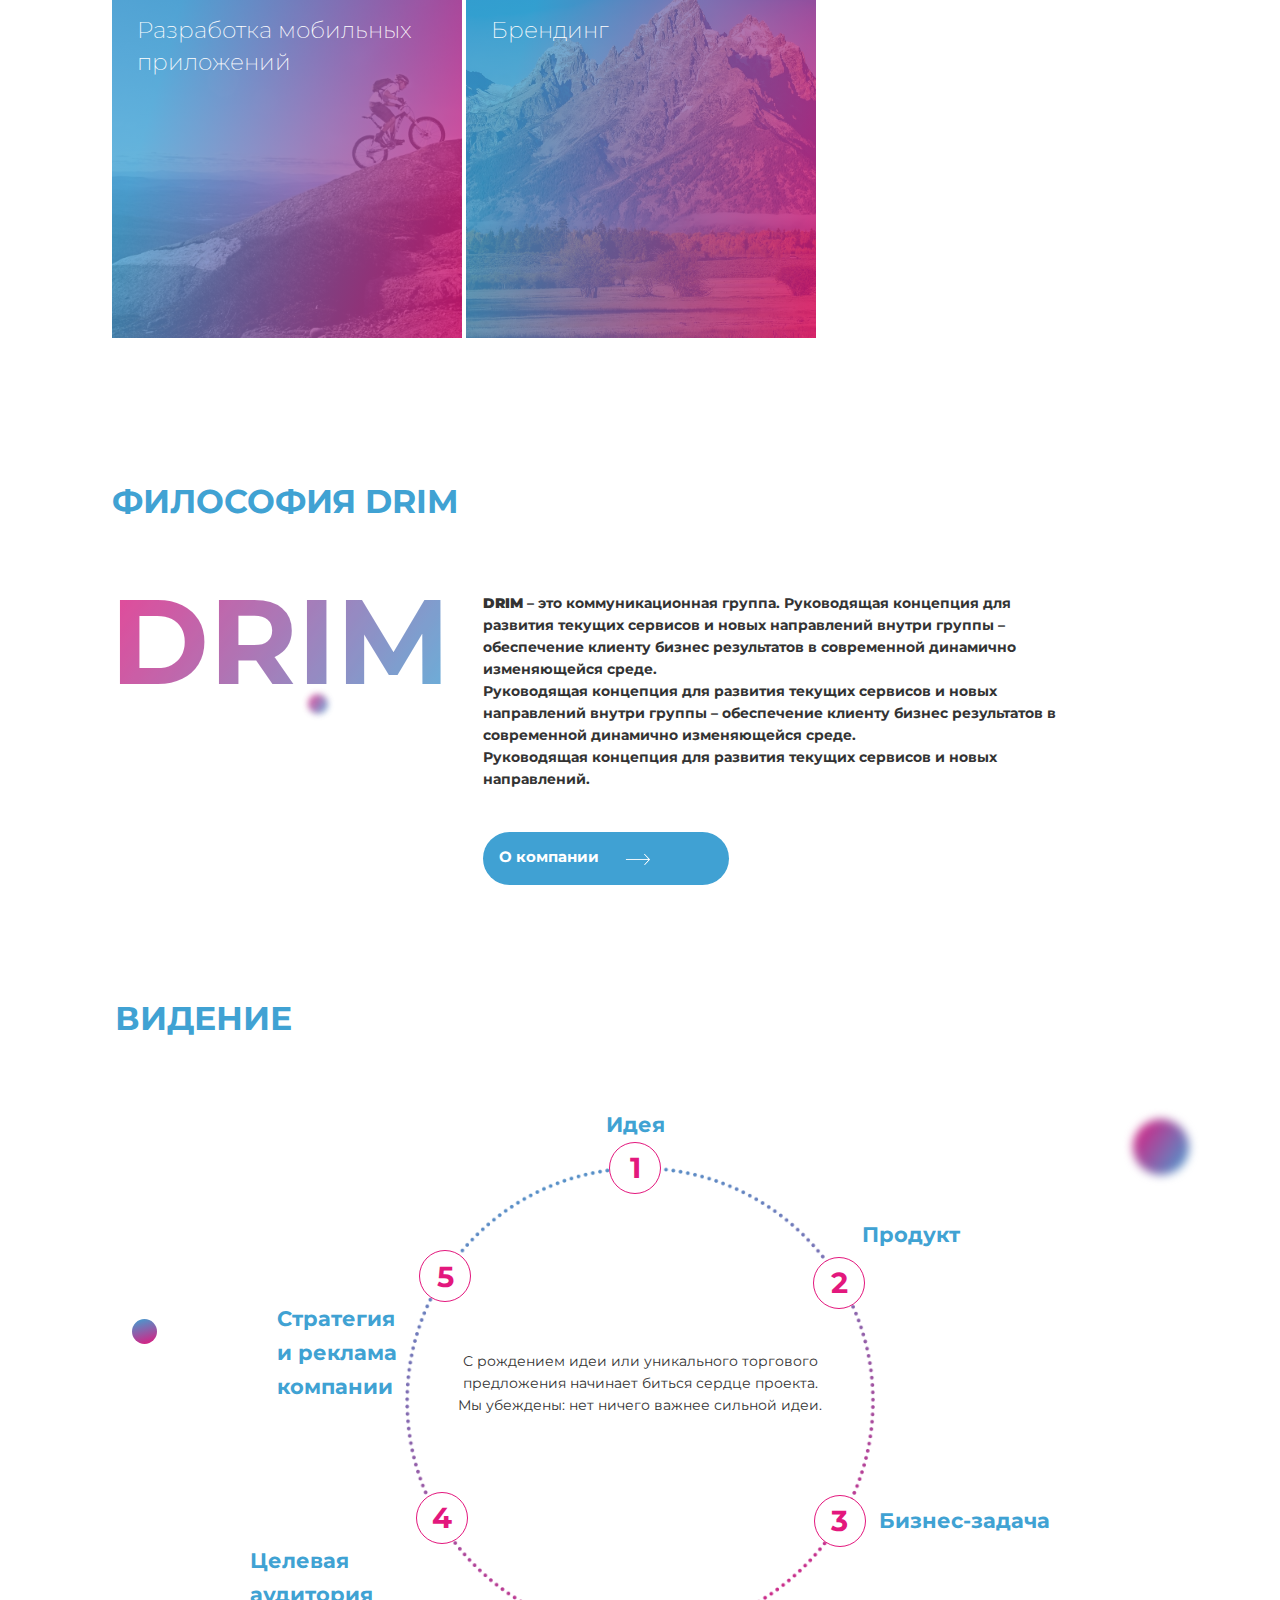
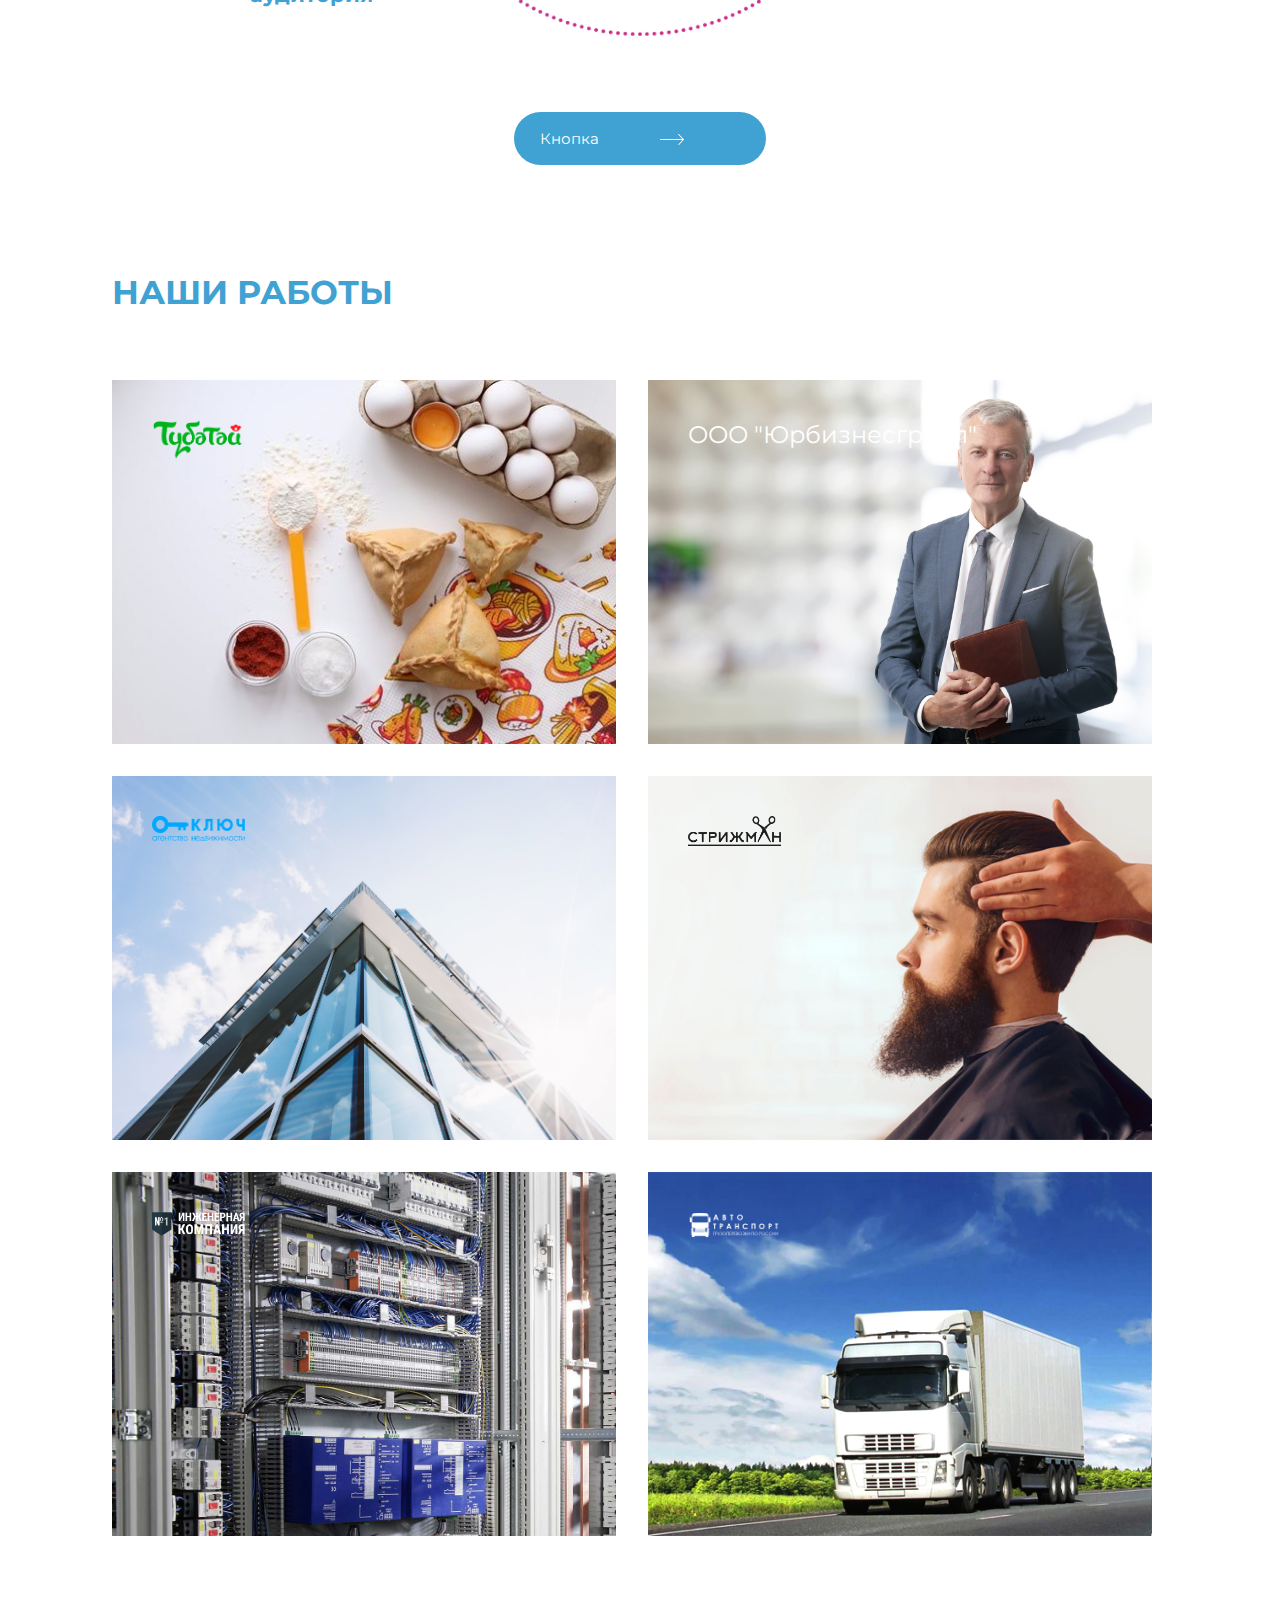
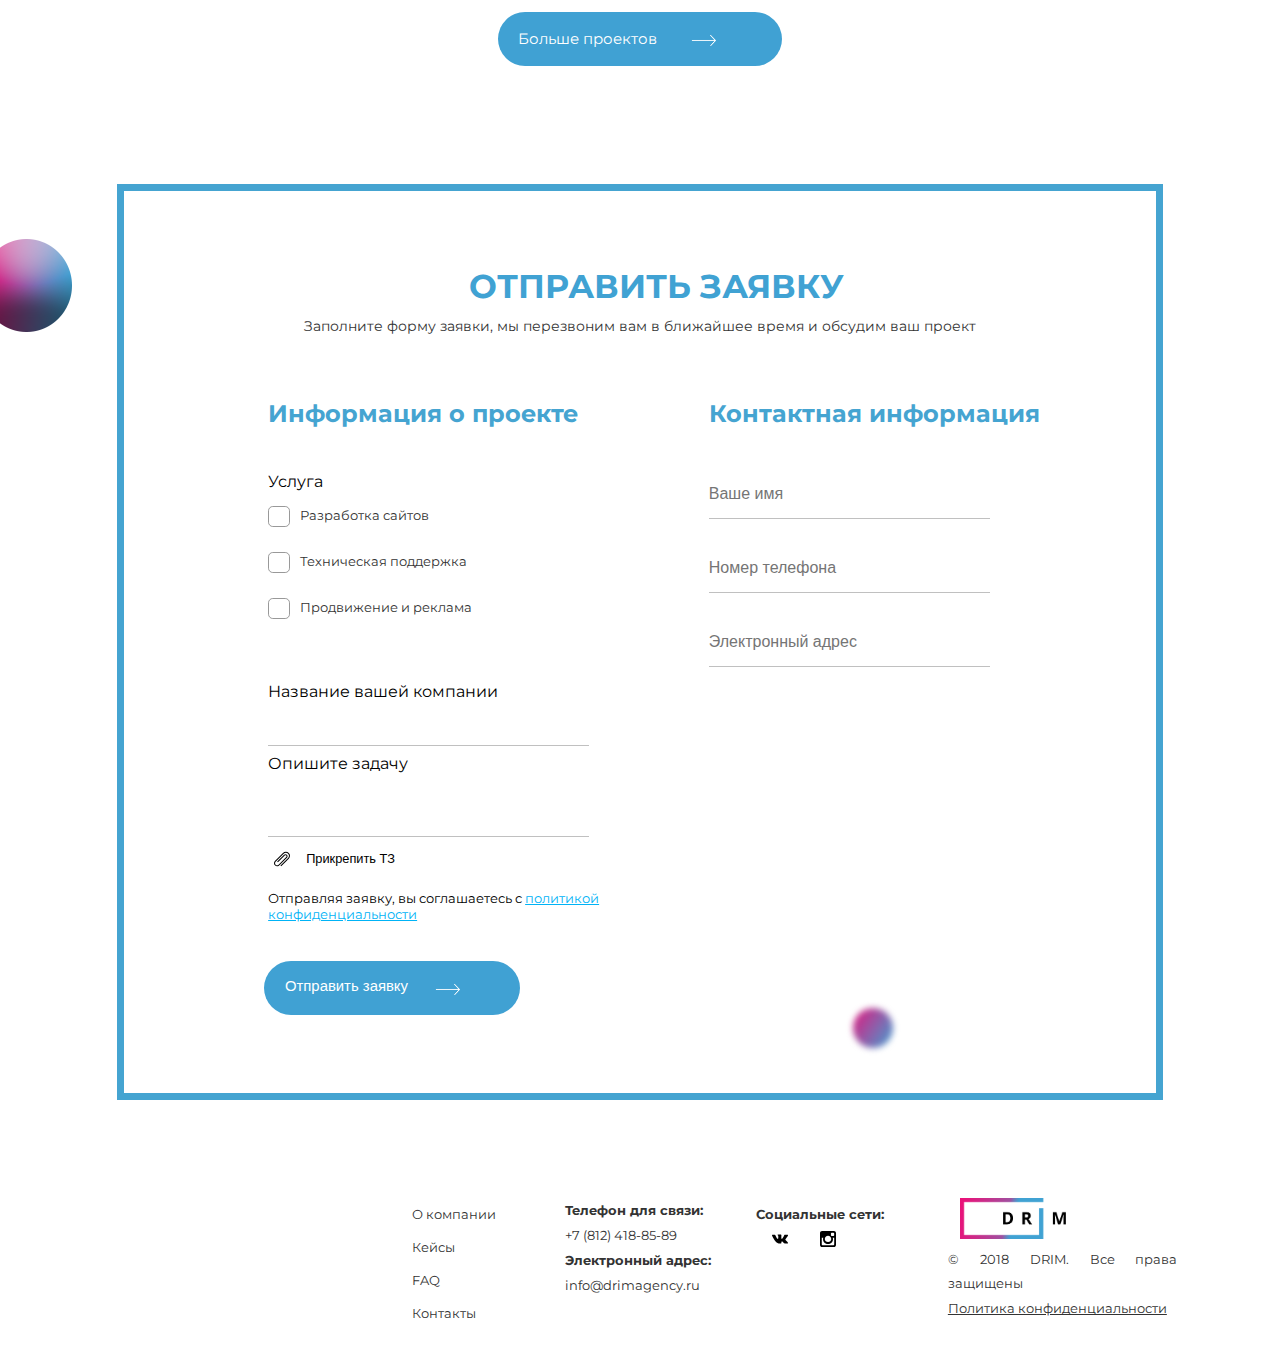
<file: drim_main/index.html>
<!DOCTYPE html>
<html lang="en">

<head>
    <meta charset="UTF-8">
    <meta name="viewport" content="width=device-width, initial-scale=1.0">
    <meta http-equiv="X-UA-Compatible" content="ie=edge">
    <link rel="stylesheet" href="./drim.css/drim.css">
    <link href="https://fonts.googleapis.com/css?family=Montserrat" rel="stylesheet">
    <link href="https://unpkg.com/aos@2.3.1/dist/aos.css" rel="stylesheet">
    <title>DRIM|Разработка сайтов</title>
</head>

<body>
    <div class="main">
        <header id="page1" class="section">
            <div class="header_nav_section">
                <div class="menu">
                    <div class="menu_logo">
                        <img src="./img/logo_menu_open.png" alt="">
                    </div>
                    <nav class="full_menu">
                        <ul>
                            <li>
                                <a href="">Услуги</a>
                            </li>
                            <li>
                                <a class="styled_full_menu_item" href="">О компании</a>
                            </li>
                            <li>
                                <a href="">Кейсы</a>
                            </li>
                            <li>
                                <a href="">FAQ</a>
                            </li>
                            <li>
                                <a href="">Контакты</a>
                            </li>
                        </ul>
                    </nav>
                    <div class="menu_contacts">
                        <span>Тел. для связи: +7 (812) 418-85-89</span>
                        <span>Электронный адрес: info@drimagency.ru</span>
                        <span>Офис в Казани: ул. Достоевского, 60</span>
                        <div class="menu_social_links">
                            <img src="./img/Icons/menu_social_item2.svg" alt="">
                            <img src="./img/Icons/menu_social_item1.svg" alt="">
                        </div>
                    </div>
                </div>
                <div class="header_decoration_first">
                    <img src="./img/decoration_item.png" alt="">
                </div>
                <div class="header_contact_section">
                    <div class="header_logo">
                        <img src="./img/Logo 4.png" alt="">
                    </div>
                    <div class="header_contacts">
                        <div class="header_contacts_info">
                            <span>info@drimagency.ru</span>
                            <span>+7(812)418-85-89</span>
                        </div>
                        <div class="header_burger_menu">
                            <div class="menu__icon">
                                <span></span>
                                <span></span>
                                <span></span>
                                <span></span>
                            </div>
                        </div>
                    </div>
                </div>
            </div>
            <div class="about">
                <span class='company_name'>DRIM Agency</span>
                <ul>
                    <li class='about_title_item'>
                        <a href="../drim_inner_page__create/index_2.html">create
                            <span class="underline_title">разработка сайтов</span>
                        </a>
                    </li>
                    <li class='about_title_item'>
                        <a href="../drim_inner_page__support/index.html">support
                            <span class="underline_title">поддержка</span>
                        </a>
                    </li>
                    <li class='about_title_item'>
                        <a href="../drim_inner_page_advertising/index.html">advance
                            <span class="underline_title">продвижение</span>
                        </a>
                    </li>
                    <li class='about_title_item'>
                        <a href="#">mobile
                            <span class="underline_title">разработка мобильных приложений</span>
                        </a>
                    </li>
                    <li class='about_title_item'>
                        <a href="#">branding
                            <span class="underline_title">брендинг</span>
                        </a>
                    </li>
                </ul>
                <div class="btn about_btn">
                    <span>Все услуги</span>
                    <img class='arrow_btn' src="./img/arrow_btn.png" alt="">
                </div>
                <div class="next_screen down">
                    <img class='about_arrow down' src="./img/down_scroll.svg" alt="">
                </div>
            </div>
        </header>
        <section id="page2" class="services section">
            <div class="service_decoration_first"></div>
            <div class="service_decoration_second"></div>
            <div data-aos="fade-right" class="service_decoration_third">
                <img class='decoration_line_move' src="./img/decoration_line.svg" alt="">
            </div>
            <h2 class="title_style ">услуги</h2>
            <div class="service_type">
                <div class="service_type_row service_first_row">
                    <div class="service_type_item">
                        <div class="service_type_background service_type_item_first"></div>
                        <div class="service_type_wrap"></div>
                        <div class="service_type_content">
                            <div class="service_type_item_logo first_service_logo">
                            </div>
                            <h3>Разработка сайтов</h3>
                            <p>Яркий сайт с удобным интерфейсом позволит получить доверие посетителей и сделать их
                                клиентами. С помощью сайта вы решите многие бизнес задачи.
                            </p>
                        </div>
                        <div class="details_btn">
                            <span>Подробнее</span>
                            <img class='arrow_btn' src="./img/arrow_btn.png" alt="">
                        </div>
                    </div>
                    <div class="service_type_item">
                        <div class="service_type_background service_type_item_second"></div>
                        <div class="service_type_wrap"></div>
                        <div class="service_type_content">
                            <div class="service_type_item_logo second_service_logo"></div>
                            <h3>Техническая поддержка и сопровождение</h3>
                            <p>Техническая поддержка и сопровождение 24\7 обеспечат вашему сайту не только постоянную
                                работоспособность, но и своевременное внесение корректировок, оповещений об акциях,
                                мероприятиях, новостях компании. Это особенно важно в условиях конкуренции!
                            </p>
                        </div>
                        <div class="details_btn">
                            <span>Подробнее</span>
                            <img class='arrow_btn' src="./img/arrow_btn.png" alt="">
                        </div>
                    </div>
                    <div class="service_type_item">
                        <div class="service_type_background service_type_item_third"></div>
                        <div class="service_type_wrap"></div>
                        <div class="service_type_content">
                            <div class="service_type_item_logo third_service_logo"></div>
                            <h3>Продвижение и реклама</h3>
                            <p>Если ваша цель - увеличить прибыль с помощью сайта, сделать его топовым и привлечь
                                больше клиентов, то вам поможет грамотное продвижение и реклама.
                            </p>
                        </div>
                        <div class="details_btn">
                            <span>Подробнее</span>
                            <img class='arrow_btn' src="./img/arrow_btn.png" alt="">
                        </div>
                    </div>
                </div>
                <div class="service_type_row service_second_row">
                    <div class="service_type_item">
                        <div class="service_type_background service_type_item_fourth"></div>
                        <div class="service_type_wrap"></div>
                        <div class="service_type_content">
                            <div class="service_type_item_logo fourth_service_logo"></div>
                            <h3>Разработка мобильных приложений</h3>
                            <p>Для тех компаний, которые держат руку на пульсе современных тенденций, мы разрабатываем
                                мобильные приложения. Мобильные приложения позволяют повысить лояльность к компании,
                                помогают автоматизировать процессы и привлекают больше клиентов. Добавьте технические
                                обновления в свой бизнес!
                            </p>
                        </div>
                        <div class="details_btn">
                            <span>Подробнее</span>
                            <img class='arrow_btn' src="./img/arrow_btn.png" alt="">
                        </div>
                    </div>
                    <div class="service_type_item">
                        <div class="service_type_background service_type_item_fifth"></div>
                        <div class="service_type_wrap"></div>
                        <div class="service_type_content">
                            <div class="service_type_item_logo fifth_service_logo"></div>
                            <h3>Брендинг</h3>
                            <p>Сильный бренд позволяет вам вырасти из маленького игрока в серьезного конкурента. Мы
                                создаем бренд, который будет иметь свою философию, ценности и запоминающееся визуальное
                                воплощение.
                                .</p>
                        </div>
                        <div class="details_btn">
                            <span>Подробнее</span>
                            <img class='arrow_btn' src="./img/arrow_btn.png" alt="">
                        </div>
                    </div>
                </div>
            </div>
        </section>
        <section id="page3" class="philosophy section">
            <div data-aos="fade-right" class="philosophy_decoration_first">
                <img class='decoration_line_move' src="./img/decoration_line.svg" alt="">
            </div>
            <h2 class="title_style ">Философия DRIM</h2>
            <div class="philosophy_content">
                <div class="philosophy_logo">
                    <span>drim</span>
                    <div></div>
                </div>
                <div class="philosophy_text">
                    <p>
                        <b>DRIM</b> – это коммуникационная группа. Руководящая концепция для развития текущих сервисов
                        и новых
                        направлений внутри группы – обеспечение клиенту бизнес результатов в современной динамично
                        изменяющейся
                        среде.
                        <br> Руководящая концепция для развития текущих сервисов и новых направлений внутри группы –
                        обеспечение
                        клиенту бизнес результатов в современной динамично изменяющейся среде.
                        <br> Руководящая концепция для развития текущих сервисов и новых направлений.</p>
                    <div class="philosophy_btn btn">
                        <span>О компании </span>
                        <img class='arrow_btn' src="./img/arrow_btn.png" alt="">
                    </div>
                </div>
            </div>
        </section>
        <section id="page4" class="circle_block section">
            <div class="circle_decoration_first"></div>
            <div class="circle_decoration_second"></div>
            <div data-aos="fade-right" class="circle_decoration_third">
                <img class='decoration_line_move' src="./img/decoration_line.svg" alt="">
            </div>
            <h2 class="title_style">Видение</h2>
            <div class="circle_content">
                <div class="circle_content_text">
                    <div data-number='1' class="circle_text_item">
                        <p> С рождением идеи или уникального торгового предложения начинает биться сердце проекта. Мы
                            убеждены: нет ничего важнее сильной идеи.
                        </p>
                    </div>
                    <div data-number='2' class="circle_text_item">
                        <p>На данном этапе важно определить особенности и полезности продукта или предложения и
                            предоставить его самым привлекательным образом.
                        </p>
                    </div>
                    <div data-number='3' class="circle_text_item">
                        <p>Четкое формулирование задач - первый шаг к успеху. Мы знаем как легко решить даже самую сложную задачу благодаря системному подходу.
                        </p>
                    </div>
                    <div data-number='4' class="circle_text_item">
                        <p> Определение целевой аудитории - самая важная задача, прежде чем начинать рекламу. Знать
                            желание целевой аудитории и влиять на нее - верный путь к разработке эффективной стратегии
                            компании.

                        </p>
                    </div>
                    <div data-number='5' class="circle_text_item">
                        <p>Детальный план, с учетом всей собранной информации, завершает подготовительную работу и
                            является гарантом высокого результата проекта. На данном этапе мы приступаем к воплощению.
                            Так идея обретает жизнь!
                        </p>
                    </div>
                </div>
                <div class="btns">
                    <div data-number='1' class="circle_content_item first_step">
                        <h3>Идея</h3>
                        <div class="circle_step">
                            <span>1</span>
                        </div>
                    </div>
                    <div data-number='2' class="circle_content_item second_step">
                        <div class="circle_step">
                            <span>2</span>
                        </div>
                        <h3>Продукт</h3>
                    </div>
                    <div data-number='3' class="circle_content_item third_step">
                        <div class="circle_step">
                            <span>3</span>
                        </div>
                        <h3>Бизнес-задача</h3>
                    </div>
                    <div data-number='4' class="circle_content_item fouth_step">
                        <div class="circle_step">
                            <span>4</span>
                        </div>
                        <h3>Целевая аудитория</h3>
                    </div>
                    <div data-number='5' class="circle_content_item fifth_step">
                        <h3>Стратегия  <br> и реклама компании</h3>
                        <div class="circle_step">
                            <span>5</span>
                        </div>
                    </div>
                </div>
            </div>
            <div class="circle_content_btn btn">
                <span>Кнопка</span>
                <img class='arrow_btn' src="./img/arrow_btn.png" alt="">
            </div>
        </section>
        <section id="page5" class="our_works section">
            <div data-aos="fade-right" class="our_work_decoration_first">
                <img class='decoration_line_move' src="./img/decoration_line.svg" alt="">
            </div>
            <h2 class="title_style ">Наши работы</h2>
            <div class="work_examples">
                <div class="work_examples_item work_example_first">
                    <div class="work_example_wrap"></div>
                    <img class="work_examples_item_company_logo" src="./img/our_works_logo1.png" alt="">
                    <p>Текст о том, что это за компания и чем занимается данная компания</p>
                    <div class='work_section_down_btn'>
                        <span class='work_item_btn'>разработка сайта</span>
                        <span class='work_item_btn'>Перейти на сайт
                            <img class='arrow_btn' src="./img/arrow_btn.png" alt="">
                        </span>
                    </div>
                </div>
                <div class="work_examples_item work_example_second">
                    <div class="work_example_wrap"></div>
                    <span class='work_example_logo'>ООО "Юрбизнесгрупп"</span>
                    <p>Текст о том, что это за компания и чем занимается данная компания</p>
                    <div class="work_section_down_btn">
                        <span class='work_item_btn'>разработка сайта</span>
                        <span class='work_item_btn'>Перейти на сайт
                            <img class='arrow_btn' src="./img/arrow_btn.png" alt="">
                        </span>
                    </div>
                </div>
                <div class="work_examples_item work_example_third">
                    <div class="work_example_wrap"></div>
                    <img class="work_examples_item_company_logo" src="./img/our_works_logo3.png" alt="">
                    <img class='work_examples_item_company_logo hover_logo' src="./img/ouw_works3_white.png" alt="">
                    <p>Текст о том, что это за компания и чем занимается данная компания</p>
                    <div class='work_section_down_btn'>
                        <span class='work_item_btn'>разработка сайта</span>
                        <span class='work_item_btn'>Перейти на сайт
                            <img class='arrow_btn' src="./img/arrow_btn.png" alt="">
                        </span>
                    </div>
                </div>
                <div class="work_examples_item work_example_fourth">
                    <div class="work_example_wrap"></div>
                    <img class="work_examples_item_company_logo" src="./img/our_works_logo4.png" alt="">
                    <p>Текст о том, что это за компания и чем занимается данная компания</p>
                    <div class='work_section_down_btn'>
                        <span class='work_item_btn'>разработка сайта</span>
                        <span class='work_item_btn'>Перейти на сайт
                            <img class='arrow_btn' src="./img/arrow_btn.png" alt="">
                        </span>
                    </div>
                </div>
                <div class="work_examples_item work_example_fifth">
                    <div class="work_example_wrap"></div>
                    <img class="work_examples_item_company_logo" src="./img/our_works_logo5.png" alt="">
                    <p>Текст о том, что это за компания и чем занимается данная компания</p>
                    <div class='work_section_down_btn'>
                        <span class='work_item_btn'>разработка сайта</span>
                        <span class='work_item_btn'>Перейти на сайт
                            <img class='arrow_btn' src="./img/arrow_btn.png" alt="">
                        </span>
                    </div>
                </div>
                <div class="work_examples_item work_example_sixth">
                    <div class="work_example_wrap"></div>
                    <img class="work_examples_item_company_logo" src="./img/our_works_logo6.png" alt="">
                    <p>Текст о том, что это за компания и чем занимается данная компания</p>
                    <div class='work_section_down_btn'>
                        <span class='work_item_btn'>разработка сайта</span>
                        <span class='work_item_btn'>Перейти на сайт
                            <img class='arrow_btn' src="./img/arrow_btn.png" alt="">
                        </span>
                    </div>
                </div>
            </div>
            <div class="work_examples_btn btn">
                <span>Больше проектов</span>
                <img class='arrow_btn' src="./img/arrow_btn.png" alt="">
            </div>
        </section>
        <div class="down_background">
            <section id="page6" class="apply section">
                <div class="apply_decoration_first">
                    <img src="./img/decoration_item.png" alt="">
                </div>
                <div class="apply_decoration_second"></div>
                <h2 class="title_style apply_text_style">Отправить заявку</h2>
                <p class="apply_text_style">Заполните форму заявки, мы перезвоним вам в ближайшее время и обсудим ваш
                    проект </p>
                <div class="apply_content">
                    <form id="contact_form" enctype="multipart/form-data" method='post' action="/mail.php">
                        <div class="apply_project_info">
                            <h3 class="apply_title ">Информация о проекте</h3>
                            <div class="apply_service">
                                <h4>Услуга</h4>
                                <label class="apply_service_checkbox">
                                    <input class="input_refresh" type="checkbox" name="development">
                                    <div class="apply_service_checkbox_wrap">
                                        <img src="./img/Icons/tick.svg" alt="">
                                    </div>
                                    <span>Разработка сайтов</span>
                                </label>
                                <label class="apply_service_checkbox">
                                    <input type="checkbox" name="support">
                                    <div class="apply_service_checkbox_wrap">
                                        <img src="./img/Icons/tick.svg" alt="">
                                    </div>
                                    <span>Техническая поддержка</span>
                                </label>
                                <label class="apply_service_checkbox">
                                    <input type="checkbox" name="advertising">
                                    <div class="apply_service_checkbox_wrap">
                                        <img src="./img/Icons/tick.svg" alt="">
                                    </div>
                                    <span>Продвижение и реклама</span>
                                </label>
                            </div>
                            <h4>Название вашей компании</h4>
                            <input name='company_name' class='apply_service_text input_refresh' type="text">
                            <div class="apply_task">
                                <h4>Опишите задачу</h4>
                                <br>
                                <textarea class='input_refresh ' name='apply_task' name="area" cols=”25” rows=”5” wrap=”on”></textarea>
                                <div class="file-input-wrapper">
                                    <button class="btn-file-input">
                                        <div class='load_logo'></div>
                                        <span>Прикрепить ТЗ</span>
                                    </button>
                                    <input type="file" name="file" />
                                </div>
                            </div>
                            <span class="agreement">Отправляя заявку, вы соглашаетесь с
                                <a href="#">политикой конфиденциальности</a>
                            </span>
                        </div>
                        <div class="apply_contacts">
                            <h3 class="apply_title">Контактная информация</h3>
                            <input name='name' class='apply_service_text apply_contacts_input input_refresh' type="text"
                                placeholder="Ваше имя">
                            <input name='phone' class='apply_service_text apply_contacts_input input_refresh' type="text"
                                placeholder="Номер телефона">
                            <input name='email' class='apply_service_text apply_contacts_input input_refresh' type="text"
                                placeholder="Электронный адрес">
                        </div>
                        <button class="apply_btn btn form_control submit" type="submit">
                            <span>Отправить заявку</span>
                            <img class='arrow_btn' src="./img/arrow_btn.png" alt="">
                        </button>
                    </form>
                </div>
            </section>
            <footer>
                <div class="footer_content">
                    <div class="footer_work_types">
                        <span class='footer_line'>Разработка сайтов</span>
                        <span class='footer_line'>Техническая поддержка</span>
                        <span class='footer_line'>Продвижение и реклама</span>
                    </div>
                    <div class="footer_FAQ">
                        <span class='footer_line styled_footer_line'>О компании</span>
                        <span class='footer_line styled_footer_line'>Кейсы</span>
                        <span class='footer_line styled_footer_line'>FAQ</span>
                        <span class='footer_line styled_footer_line'>Контакты</span>
                    </div>
                    <div class="footer_contacts">
                        <div class="footer_contacts_item">
                            <span class="footer_line footer_contacts_item_tytle">Телефон для связи:</span>
                            <span class='footer_line'>+7 (812) 418-85-89</span>
                        </div>
                        <div class="footer_contacts_item">
                            <span class="footer_line footer_contacts_item_tytle">Электронный адрес:</span>
                            <span class='footer_line'>info@drimagency.ru</span>
                        </div>
                    </div>
                    <div class="footer_social_links">
                        <span class="footer_line footer_social_links_tytle">Социальные сети:</span>
                        <div>
                            <div class="social_el">
                                <div class="social_link_item social_link_first"></div>
                                <div class="socils_link_hover_first footer_hover_el"></div>
                            </div>
                            <div class="social_el">
                                <div class="social_link_item social_link_second"></div>
                                <div class="socil_link_hover_second footer_hover_el"></div>
                            </div>
                        </div>
                    </div>
                    <div class="footer_rights_logo">
                        <div class="footer_logo"></div>
                        <span class='footer_line'>© 2018 DRIM. Все права защищены</span>
                        <a class='footer_line' href="#">Политика конфиденциальности</a>
                    </div>
                </div>
            </footer>
        </div>
    </div>
    <ul id="pagination">
        <li>
            <a href="#page1"></a>
        </li>
        <li>
            <a href="#page2"></a>
        </li>
        <li>
            <a href="#page3"></a>
        </li>
        <li>
            <a href="#page4"></a>
        </li>
        <li>
            <a href="#page5"></a>
        </li>
        <li>
            <a href="#page6"></a>
        </li>
    </ul>
    <script src="https://unpkg.com/aos@2.3.1/dist/aos.js"></script>
    <script src="./drim.js/drim.js"></script>
</body>

</html>
</file>
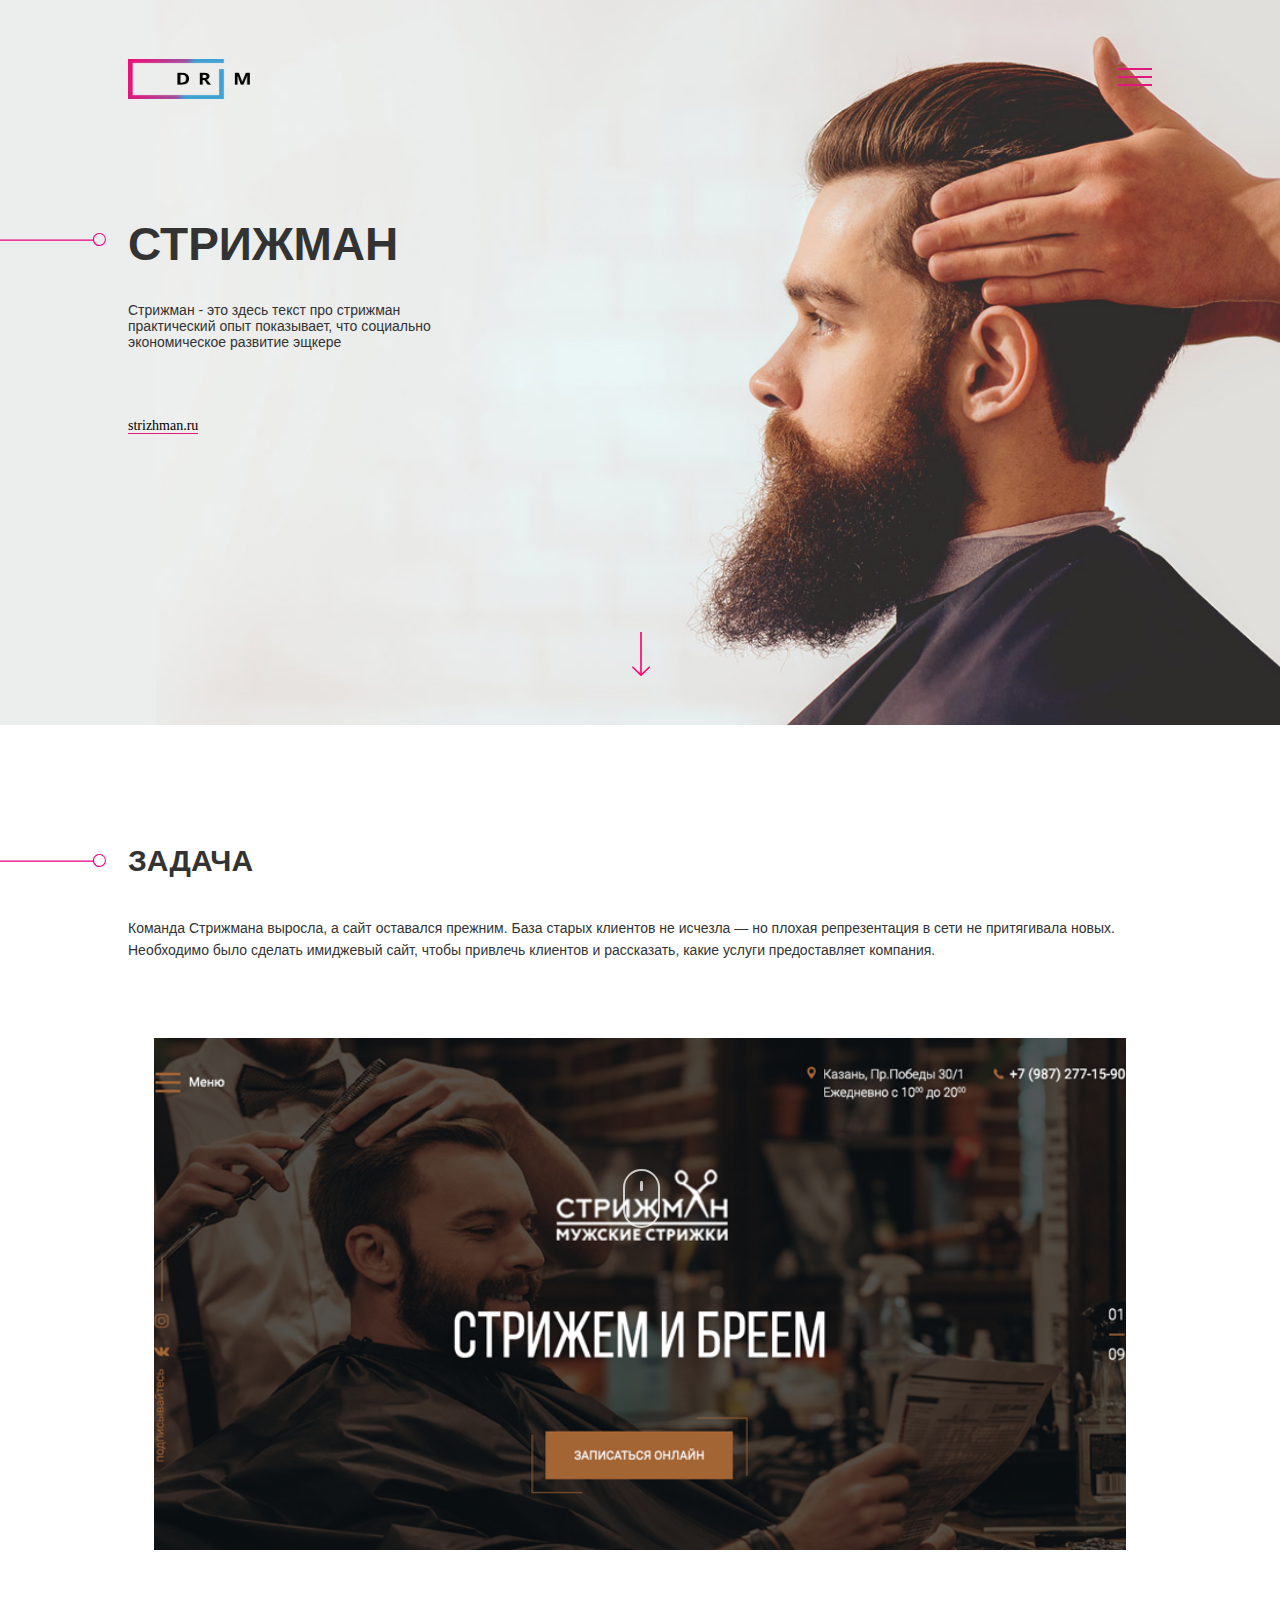
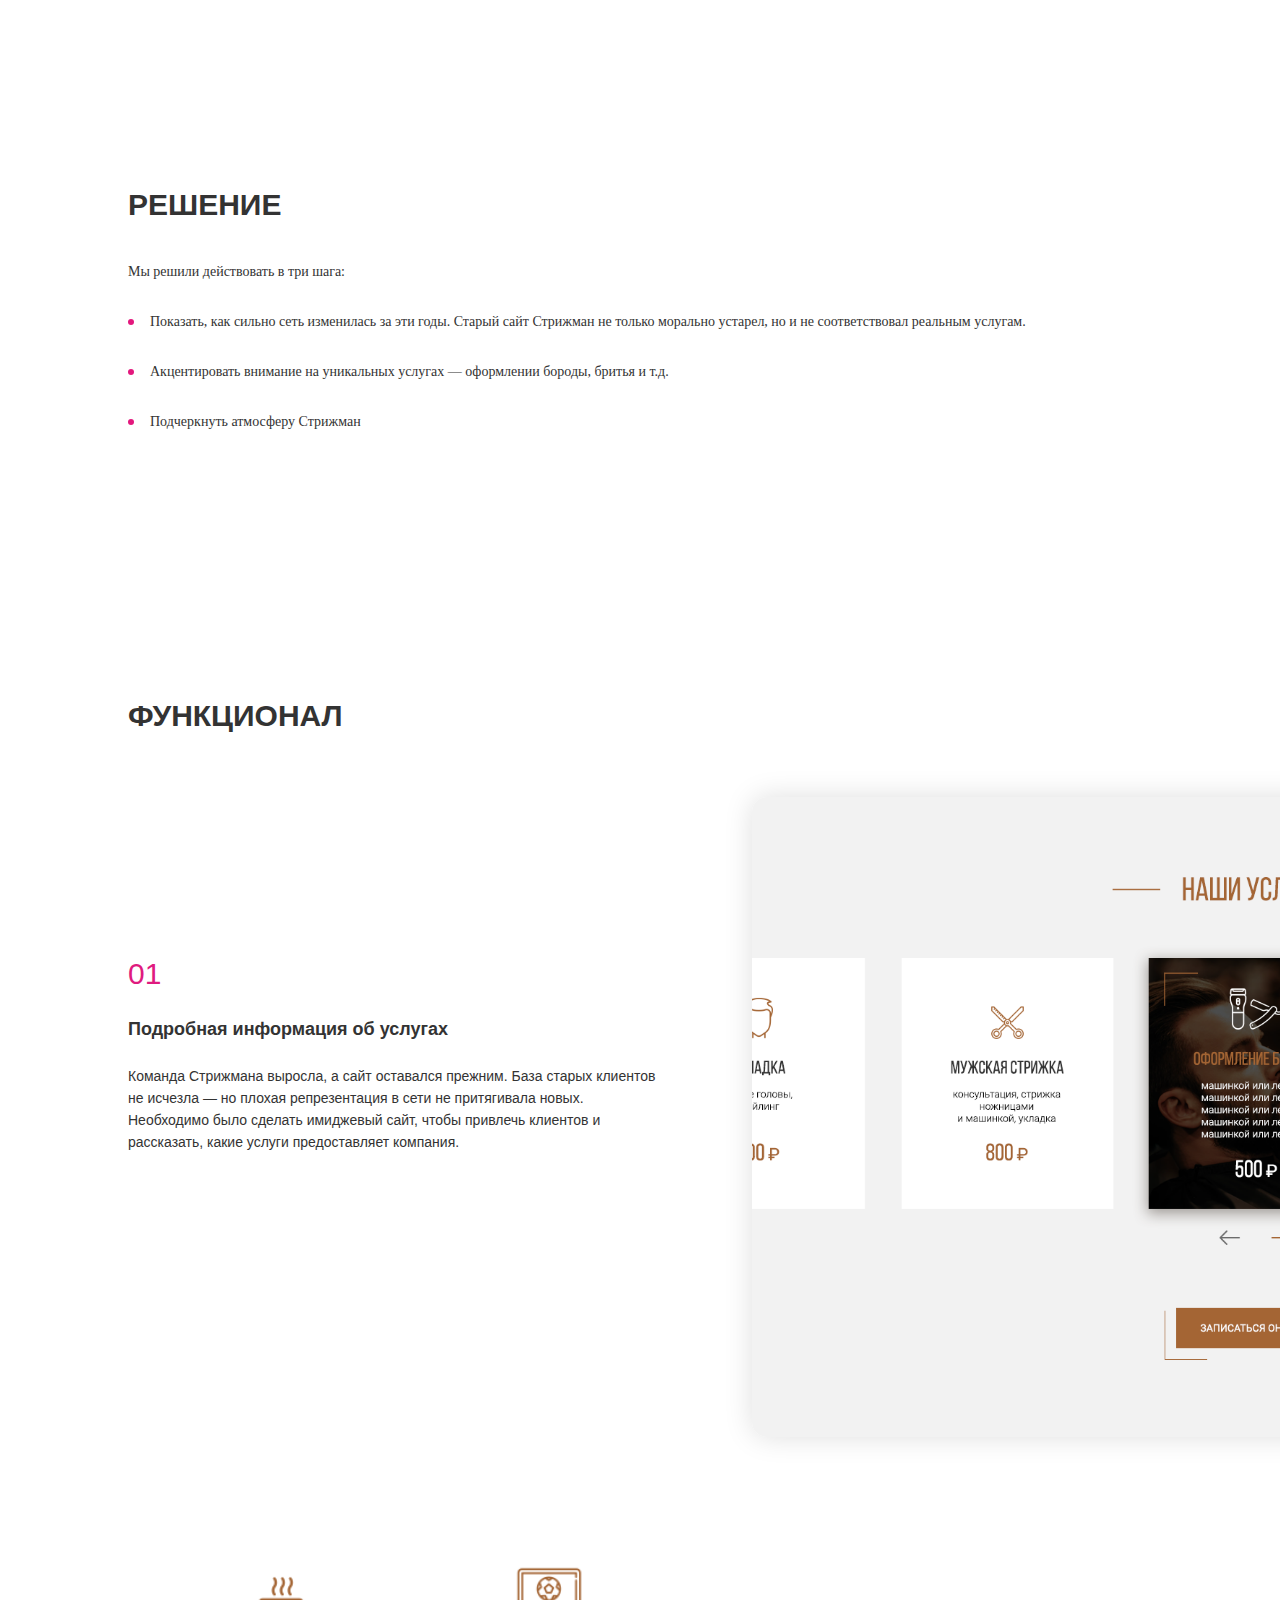
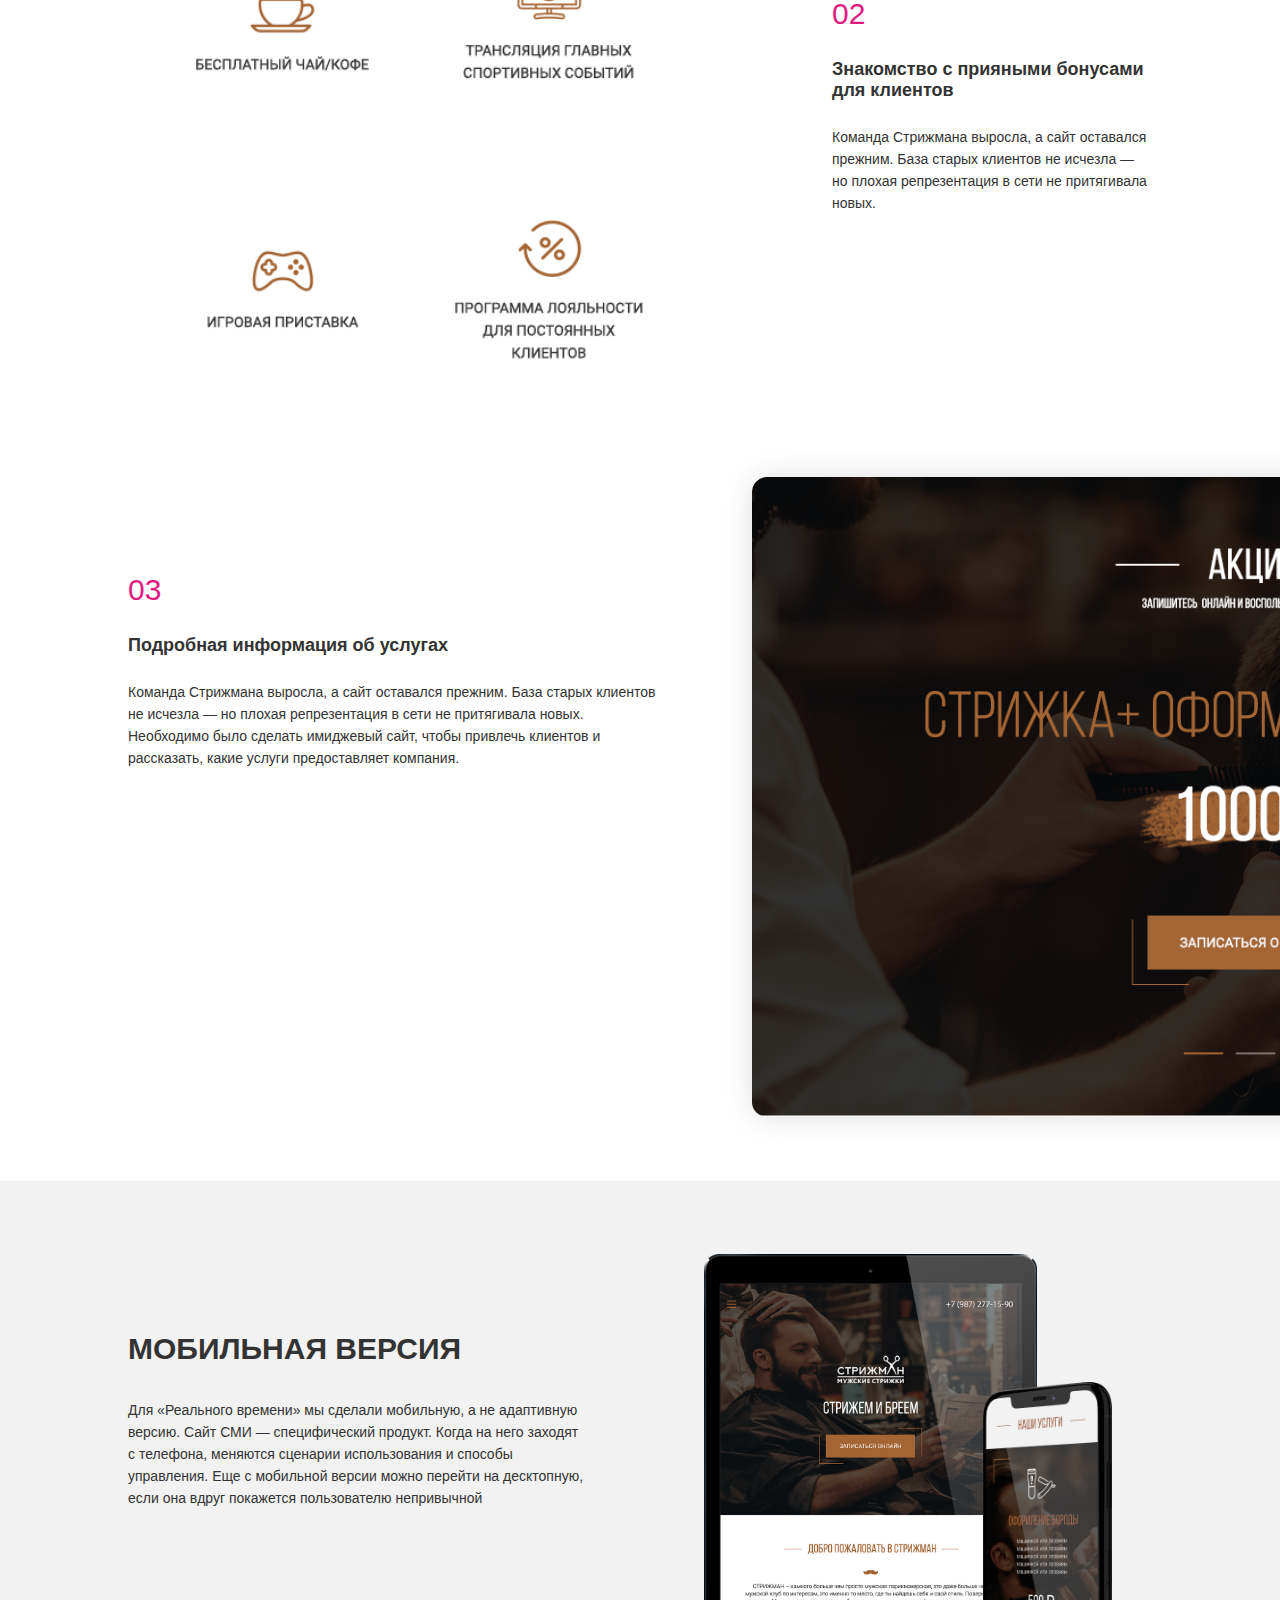
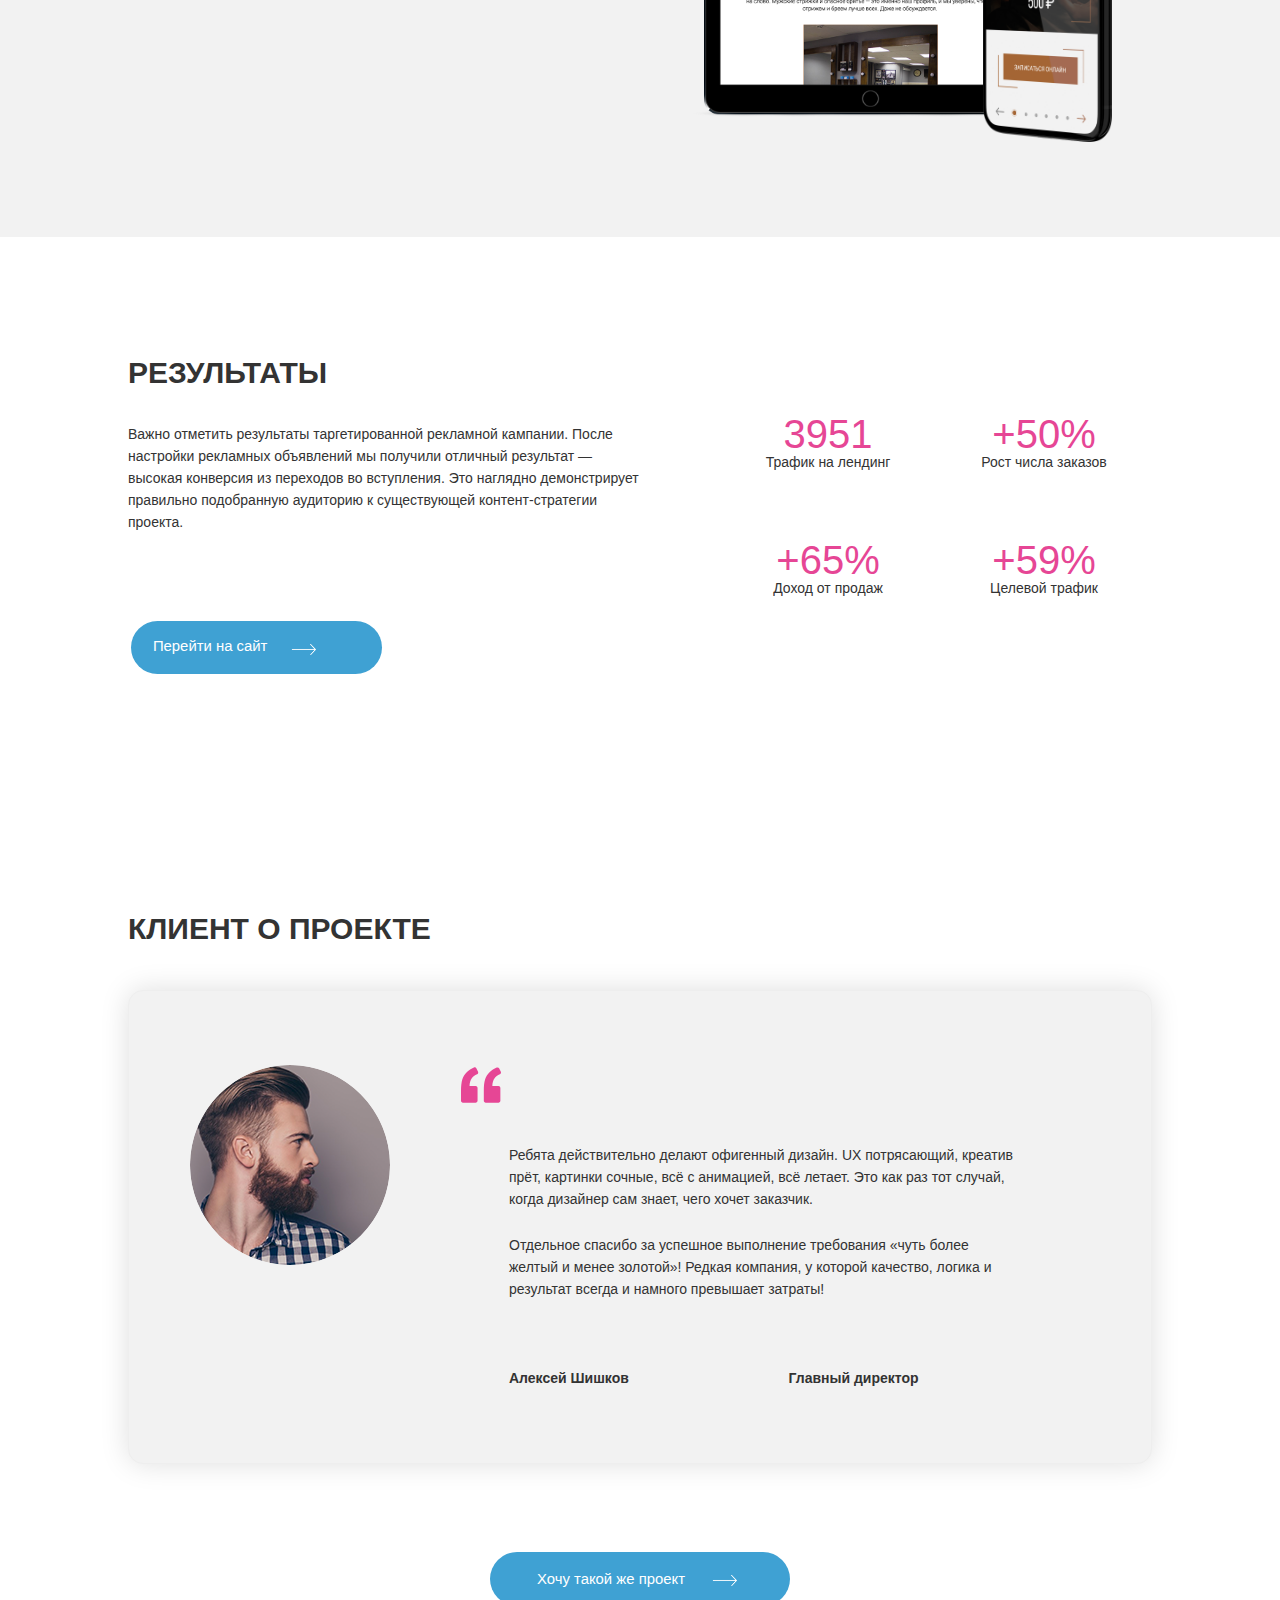
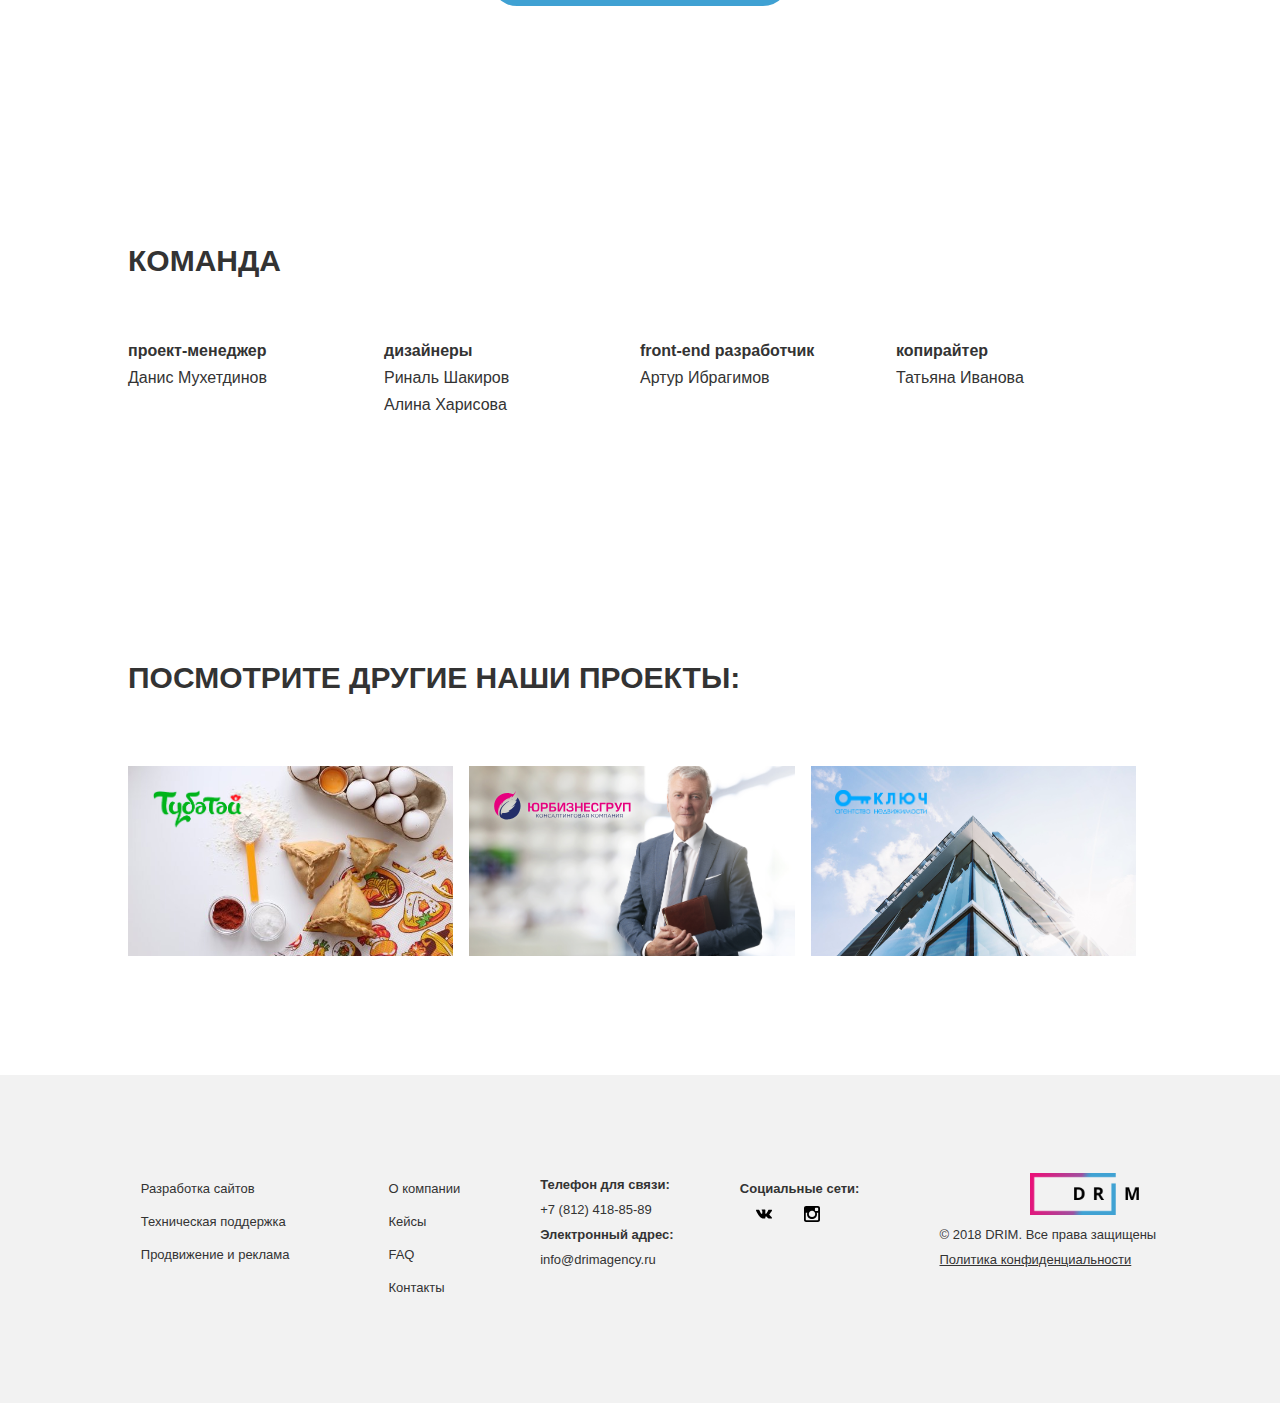
<file: strizman/strizman.html>
<!DOCTYPE html>
<html lang="en">

<head>
    <meta charset="UTF-8">
    <meta name="viewport" content="width=device-width, initial-scale=1.0">
    <meta http-equiv="X-UA-Compatible" content="ie=edge">
    <link href="https://cdnjs.cloudflare.com/ajax/libs/animate.css/3.7.0/animate.min.css" rel="stylesheet">
    <link rel="stylesheet" href="./strizman.css/reset.css">
    <link rel="stylesheet" href="./strizman.css/strizman.css">
    <title>Стрижман</title>
</head>

<body>
    <header id="page1" class="section">
        <div class="header_nav_section">
            <div class="menu">
                <div class="menu_logo">
                    <a href="../index.html"> <img src="../drim_main/img/logo_menu_open.png" alt=""></a>
                </div>
                <nav class="full_menu">
                    <ul>
                        <li>
                            <a href="">Услуги</a>
                        </li>
                        <li>
                            <a class="styled_full_menu_item" href="">О компании</a>
                        </li>
                        <li>
                            <a href="">Кейсы</a>
                        </li>
                        <li>
                            <a href="">FAQ</a>
                        </li>
                        <li>
                            <a href="">Контакты</a>
                        </li>
                    </ul>
                </nav>
                <div class="menu_contacts">
                    <span>Тел. для связи: +7 (812) 418-85-89</span>
                    <span>Электронный адрес: info@drimagency.ru</span>
                    <span>Офис в Казани: ул. Достоевского, 60</span>
                    <div class="menu_social_links">
                    </div>
                </div>
            </div>
            <div class="header_contact_section">
                <div class="header_logo">
                    <img src="../drim_main/img/Logo 4.png" alt="">
                </div>
                <div class="header_contacts">
                    <div class="header_burger_menu">
                        <div class="menu__icon">
                            <span></span>
                            <span></span>
                            <span></span>
                            <span></span>
                        </div>
                    </div>
                </div>
            </div>
        </div>
        <div class="about">
            <div class="section_text">
                <div class="decoration_line wow bounceInLeft">
                    <svg enable-background="new 0 0 107 12" version="1.1" viewBox="0 0 107 12" xml:space="preserve">
                        <style type="text/css">
                            .st0 {
                                fill: #E6007E !important;
                            }
                        </style>
                        <path class="st0" d="m101 0c-3.3 0-6 2.7-6 6v0.1h-95v1h95.1c0.5 2.8 2.9 4.9 5.9 4.9 3.3 0 6-2.7 6-6s-2.7-6-6-6zm0.1 11c-2.8 0-5-2.2-5-5s2.2-5 5-5 5 2.2 5 5-2.3 5-5 5z"></path>
                    </svg>
                </div>
                <h2>стрижман</h2>
                <p>Стрижман - это здесь текст про стрижман <br>
                    практический опыт показывает, что социально <br>
                    экономическое развитие эщкере</p>
                <a href="http://strizhman.ru/">strizhman.ru</a>
            </div>
        </div>
        <div class="next_screen">
            <img class="about_arrow" src="../drim_main/img/down_scroll.svg" alt="">
        </div>
    </header>
    <section class="task">
        <div class="decoration_line wow bounceInLeft">
            <svg enable-background="new 0 0 107 12" version="1.1" viewBox="0 0 107 12" xml:space="preserve">
                <style type="text/css">
                    .st0 {
                        fill: #E6007E !important;
                    }
                </style>
                <path class="st0" d="m101 0c-3.3 0-6 2.7-6 6v0.1h-95v1h95.1c0.5 2.8 2.9 4.9 5.9 4.9 3.3 0 6-2.7 6-6s-2.7-6-6-6zm0.1 11c-2.8 0-5-2.2-5-5s2.2-5 5-5 5 2.2 5 5-2.3 5-5 5z"></path>
            </svg>
        </div>
        <h2 class="title_style">Задача</h2>
        <p>Команда Стрижмана выросла, а сайт оставался прежним. База старых клиентов не исчезла — но плохая
            репрезентация в сети не притягивала новых. Необходимо было сделать имиджевый сайт, чтобы привлечь клиентов
            и рассказать, какие услуги предоставляет компания. </p>
        <div class="img_section">
            <div class="web_page_img"></div>
            <div class="scroll-downs">
                <div class="mousey">
                    <div class="scroller"></div>
                </div>
            </div>
        </div>

    </section>
    <section class="solution">
        <div class="decoration_line wow bounceInLeft">
            <svg enable-background="new 0 0 107 12" version="1.1" viewBox="0 0 107 12" xml:space="preserve">
                <style type="text/css">
                    .st0 {
                        fill: #E6007E !important;
                    }
                </style>
                <path class="st0" d="m101 0c-3.3 0-6 2.7-6 6v0.1h-95v1h95.1c0.5 2.8 2.9 4.9 5.9 4.9 3.3 0 6-2.7 6-6s-2.7-6-6-6zm0.1 11c-2.8 0-5-2.2-5-5s2.2-5 5-5 5 2.2 5 5-2.3 5-5 5z"></path>
            </svg>
        </div>
        <h2 class="title_style">Решение</h2>
        <span class="solution_ul_title">Мы решили действовать в три шага: </span>
        <ul>
            <li><span>Показать, как сильно сеть изменилась за эти годы. Старый сайт Стрижман не только морально
                    устарел, но и
                    не соответствовал реальным услугам.</span></li>
            <li><span>Акцентировать внимание на уникальных услугах — оформлении бороды, бритья и т.д.</span></li>
            <li><span>Подчеркнуть атмосферу Стрижман</span></li>
        </ul>
    </section>
    <section class="functional">
        <div class="decoration_line wow bounceInLeft">
            <svg enable-background="new 0 0 107 12" version="1.1" viewBox="0 0 107 12" xml:space="preserve">
                <style type="text/css">
                    .st0 {
                        fill: #E6007E !important;
                    }
                </style>
                <path class="st0" d="m101 0c-3.3 0-6 2.7-6 6v0.1h-95v1h95.1c0.5 2.8 2.9 4.9 5.9 4.9 3.3 0 6-2.7 6-6s-2.7-6-6-6zm0.1 11c-2.8 0-5-2.2-5-5s2.2-5 5-5 5 2.2 5 5-2.3 5-5 5z"></path>
            </svg>
        </div>
        <h2 class="title_style ">Функционал</h2>
        <div class="functional_item">
            <div class="functional_item__piece">
                <span class="number">01</span>
                <h3 class="functional_item__piece_title">Подробная информация об услугах</h3>
                <p>Команда Стрижмана выросла, а сайт оставался прежним. База
                    старых клиентов не исчезла — но плохая репрезентация в сети
                    не притягивала новых. Необходимо было сделать имиджевый
                    сайт, чтобы привлечь клиентов и рассказать, какие услуги
                    предоставляет компания. </p>
            </div>
            <div class="functional_item__piece functional_first_section"></div>
        </div>
        <div class="functional_item">
            <div class="functional_item__piece functional_second_section">
            </div>
            <div class="functional_item__piece functional_text_section">
                <span class="number">02</span>
                <h3 class="functional_item__piece_title">Знакомство с прияными бонусами для клиентов</h3>
                <p>Команда Стрижмана выросла, а сайт оставался прежним. База
                    старых клиентов не исчезла — но плохая репрезентация в сети
                    не притягивала новых. </p>
            </div>
        </div>
        <div class="functional_item">
            <div class="functional_item__piece last_funational_section">
                <span class="number">03</span>
                <h3 class="functional_item__piece_title">Подробная информация об услугах</h3>
                <p>Команда Стрижмана выросла, а сайт оставался
                    прежним. База старых клиентов не исчезла — но
                    плохая репрезентация в сети не притягивала новых.
                    Необходимо было сделать имиджевый сайт, чтобы
                    привлечь клиентов и рассказать, какие услуги
                    предоставляет компания. </p>
            </div>
            <div class="functional_item__piece functional_third_section"></div>
        </div>
    </section>
    <section class="mobile">
        <div class="decoration_line wow bounceInLeft">
            <svg enable-background="new 0 0 107 12" version="1.1" viewBox="0 0 107 12" xml:space="preserve">
                <style type="text/css">
                    .st0 {
                        fill: #E6007E !important;
                    }
                </style>
                <path class="st0" d="m101 0c-3.3 0-6 2.7-6 6v0.1h-95v1h95.1c0.5 2.8 2.9 4.9 5.9 4.9 3.3 0 6-2.7 6-6s-2.7-6-6-6zm0.1 11c-2.8 0-5-2.2-5-5s2.2-5 5-5 5 2.2 5 5-2.3 5-5 5z"></path>
            </svg>
        </div>
        <h2 class="title_style ">Мобильная версия</h2>
        <p>Для «Реального времени» мы сделали мобильную,
            а не адаптивную версию. Сайт СМИ — специфический продукт.
            Когда на него заходят с телефона, меняются сценарии
            использования и способы управления. Еще с мобильной
            версии можно перейти на десктопную, если она вдруг
            покажется пользователю непривычной</p>
        <div class="img_group">
            <div class="first_img"></div>
            <div class="second_img"></div>
        </div>
    </section>
    <section class="results">
        <div class="decoration_line wow bounceInLeft">
            <svg enable-background="new 0 0 107 12" version="1.1" viewBox="0 0 107 12" xml:space="preserve">
                <style type="text/css">
                    .st0 {
                        fill: #E6007E !important;
                    }
                </style>
                <path class="st0" d="m101 0c-3.3 0-6 2.7-6 6v0.1h-95v1h95.1c0.5 2.8 2.9 4.9 5.9 4.9 3.3 0 6-2.7 6-6s-2.7-6-6-6zm0.1 11c-2.8 0-5-2.2-5-5s2.2-5 5-5 5 2.2 5 5-2.3 5-5 5z"></path>
            </svg>
        </div>
        <h2 class="title_style animation_start">Результаты</h2>
        <div class="result_info">
            <div class="results_text_content">
                <p>Важно отметить результаты таргетированной рекламной кампании. После настройки рекламных объявлений
                    мы
                    получили отличный результат — высокая конверсия из переходов во вступления. Это наглядно
                    демонстрирует
                    правильно подобранную аудиторию к существующей контент-стратегии проекта.</p>
                <div class="btn about_btn">
                    <span>Перейти на сайт</span>
                    <img class="arrow_btn" src="../drim_main/img/arrow_btn.png" alt="">
                </div>
            </div>
            <div class="results_in_numbers">
                <div class="results_in_numbers__item">
                    <span class="count_number" id="first_item_to_count">3951</span>
                    <span class="result_number_explanation">Трафик на лендинг</span>
                </div>
                <div class="results_in_numbers__item">
                    <span class="count_number" id="second_item_to_count">+50%</span>
                    <span class="result_number_explanation">Рост числа заказов</span>
                </div>
                <div class="results_in_numbers__item">
                    <span class="count_number" id="third_item_to_count">+65%</span>
                    <span class="result_number_explanation">Доход от продаж</span>
                </div>
                <div class="results_in_numbers__item">
                    <span class="count_number" id="fourth_item_to_count">+59%</span>
                    <span class="result_number_explanation">Целевой трафик</span>
                </div>
            </div>
        </div>
    </section>
    <section class="client_review">
        <div class="decoration_line wow bounceInLeft">
            <svg enable-background="new 0 0 107 12" version="1.1" viewBox="0 0 107 12" xml:space="preserve">
                <style type="text/css">
                    .st0 {
                        fill: #E6007E !important;
                    }
                </style>
                <path class="st0" d="m101 0c-3.3 0-6 2.7-6 6v0.1h-95v1h95.1c0.5 2.8 2.9 4.9 5.9 4.9 3.3 0 6-2.7 6-6s-2.7-6-6-6zm0.1 11c-2.8 0-5-2.2-5-5s2.2-5 5-5 5 2.2 5 5-2.3 5-5 5z"></path>
            </svg>
        </div>
        <h2 class="title_style ">Клиент о проекте</h2>
        <div class="client_review_content">
            <div class="client_img"></div>
            <div class="client_text">
                <svg enable-background="new 0 0 123.961 123.961" version="1.1" viewBox="0 0 123.961 123.961" xml:space="preserve">
                    <path fill="#e64695" d="m49.8 29.032c3.1-1.3 4.4-5 3-8l-4.9-10.3c-1.4-2.899-4.8-4.2-7.8-2.899-8.5 3.6-15.8 8.3-21.6 14-7.1 6.699-11.9 14.399-14.5 22.899-2.6 8.601-4 20.3-4 35.2v30.7c0 3.3 2.7 6 6 6h39.3c3.3 0 6-2.7 6-6v-39.3c0-3.301-2.7-6-6-6h-18.8c0.2-10.101 2.6-18.2 7-24.301 3.6-4.898 9-8.898 16.3-11.999z" />
                    <path fill="#e64695" d="m120.4 29.032c3.1-1.3 4.399-5 3-8l-4.9-10.199c-1.4-2.9-4.8-4.2-7.8-2.9-8.4 3.6-15.601 8.3-21.5 13.9-7.101 6.8-12 14.5-14.601 23-2.6 8.399-3.899 20.1-3.899 35.1v30.7c0 3.3 2.7 6 6 6h39.3c3.3 0 6-2.7 6-6v-39.3c0-3.301-2.7-6-6-6h-18.9c0.2-10.101 2.601-18.2 7-24.301 3.6-4.899 9-8.899 16.3-12z" />
                </svg>
                <p>Ребята действительно делают офигенный дизайн. UX потрясающий, креатив прёт, картинки cочные, всё с
                    анимацией, всё летает. Это как раз тот случай, когда дизайнер сам знает, чего хочет заказчик.</p>
                <p>
                    Отдельное спасибо за успешное выполнение требования «чуть более желтый и менее золотой»! Редкая
                    компания, у которой качество, логика и результат всегда и намного превышает затраты!</p>
                <span>Алексей Шишков</span>
                <span>Главный директор</span>
            </div>
        </div>
        <div class="btn client_review_btn">
            <span>Хочу такой же проект</span>
            <img class="arrow_btn" src="../drim_main/img/arrow_btn.png" alt="">
        </div>
    </section>
    <section class="team">
        <div class="decoration_line wow bounceInLeft">
            <svg enable-background="new 0 0 107 12" version="1.1" viewBox="0 0 107 12" xml:space="preserve">
                <style type="text/css">
                    .st0 {
                        fill: #E6007E !important;
                    }
                </style>
                <path class="st0" d="m101 0c-3.3 0-6 2.7-6 6v0.1h-95v1h95.1c0.5 2.8 2.9 4.9 5.9 4.9 3.3 0 6-2.7 6-6s-2.7-6-6-6zm0.1 11c-2.8 0-5-2.2-5-5s2.2-5 5-5 5 2.2 5 5-2.3 5-5 5z"></path>
            </svg>
        </div>
        <h2 class="title_style ">Команда</h2>
        <div class="team_content">
            <div class="team_item">
                <span class="team_item_title">проект-менеджер</span>
                <span class="team_item_text">Данис Мухетдинов</span>
            </div>
            <div class="team_item">
                <span class="team_item_title">дизайнеры</span>
                <span class="team_item_text">Риналь Шакиров</span>
                <span class="team_item_text">Алина Харисова</span>
            </div>
            <div class="team_item">
                <span class="team_item_title">front-end разработчик</span>
                <span class="team_item_text">Артур Ибрагимов</span>
            </div>
            <div class="team_item">
                <span class="team_item_title">копирайтер</span>
                <span class="team_item_text">Татьяна Иванова</span>
            </div>
        </div>
    </section>
    <section class="our_works">
        <div class="decoration_line wow bounceInLeft">
            <svg enable-background="new 0 0 107 12" version="1.1" viewBox="0 0 107 12" xml:space="preserve">
                <style type="text/css">
                    .st0 {
                        fill: #E6007E !important;
                    }
                </style>
                <path class="st0" d="m101 0c-3.3 0-6 2.7-6 6v0.1h-95v1h95.1c0.5 2.8 2.9 4.9 5.9 4.9 3.3 0 6-2.7 6-6s-2.7-6-6-6zm0.1 11c-2.8 0-5-2.2-5-5s2.2-5 5-5 5 2.2 5 5-2.3 5-5 5z"></path>
            </svg>
        </div>
        <h2 class="title_style ">Посмотрите другие наши проекты:</h2>
        <div class="our_works_content">
            <div class="work_examples_item work_example_first">
                <div class="work_example_wrap"></div>
                <img class="work_examples_item_company_logo" src="../drim_main/img/our_works_logo1.png" alt="">
                <p>Текст о том, что это за компания и чем занимается данная компания</p>
                <div class="work_section_down_btn">
                    <span class="work_item_btn">разработка сайта</span>
                    <span class="work_item_btn">Перейти на сайт
                        <img class="arrow_btn" src="../drim_main/img/arrow_btn.png" alt="">
                    </span>
                </div>
            </div>
            <div class="work_examples_item work_example_second">
                <div class="work_example_wrap"></div>

                <svg class='work_examples_item_company_logo' enable-background="new 0 0 164.7 35" version="1.1" viewBox="0 0 164.7 35"
                    xml:space="preserve">
                    <style type="text/css">
                        .st0 {
                            fill: #008AD1;
                        }

                        .st1 {
                            fill: #232E69;
                        }
                    </style>
                    <path class="st0" d="m43.2 15v4.3h2.2c0.1-1.7 0.4-2.8 1-3.4s1.7-1 3.4-1 2.9 0.3 3.5 1 0.9 2 0.9 4c0 1.5-0.1 2.7-0.4 3.4-0.3 0.8-0.7 1.3-1.4 1.6-0.6 0.3-1.5 0.4-2.7 0.4-1.7 0-2.9-0.3-3.4-0.8-0.6-0.6-0.9-1.8-1-3.7h-2.2v4.4h-2v-10.2h2.1zm4.3 5.2c0 1.1 0.1 1.9 0.2 2.4s0.4 0.8 0.7 1c0.3 0.1 0.8 0.2 1.5 0.2s1.2-0.1 1.5-0.2c0.3-0.2 0.6-0.5 0.7-1s0.2-1.3 0.2-2.4-0.1-1.9-0.2-2.4-0.4-0.8-0.7-1c-0.3-0.1-0.8-0.2-1.5-0.2s-1.2 0.1-1.5 0.2c-0.3 0.2-0.6 0.5-0.7 1-0.2 0.4-0.2 1.2-0.2 2.4z" />
                    <path class="st0" d="m57.9 21.9v3.4h-2v-10.3h4.4c1.4 0 2.3 0.2 2.9 0.6 0.6 0.5 1 1.4 1 2.7 0 1.4-0.3 2.3-0.8 2.8s-1.5 0.7-2.8 0.7h-2.7zm0-5.2v3.6h2.4c0.7 0 1.2-0.1 1.4-0.3 0.3-0.2 0.4-0.7 0.4-1.3 0-0.7-0.1-1.2-0.4-1.5s-0.8-0.4-1.4-0.4h-2.4z" />
                    <path class="st0" d="m65.8 15h7.2v1.6h-5.2v2.6h3.2c2 0 3 1 3 2.9 0 1-0.3 1.8-0.8 2.3s-1.2 0.8-2.2 0.8h-5.2v-10.2zm1.9 5.9v2.8h2.5c0.6 0 1.1-0.1 1.3-0.3s0.4-0.6 0.4-1.2c0-0.5-0.1-0.9-0.4-1.1-0.2-0.2-0.6-0.2-1.3-0.2h-2.5z" />
                    <path class="st0" d="m81.7 15h2.8v10.3h-2v-6.8c0-0.7 0.1-1.3 0.2-1.8l-4.3 8.6h-2.8v-10.3h2v6.7c0 0.7-0.1 1.3-0.2 1.8l4.3-8.5z" />
                    <path class="st0" d="m88.8 20.8v-1.5h1.6c1.2 0 1.8-0.5 1.8-1.4 0-0.6-0.2-0.9-0.5-1.2-0.3-0.2-0.9-0.3-1.7-0.3-0.9 0-1.4 0.1-1.7 0.3s-0.4 0.6-0.4 1.3h-1.9c0.1-1.2 0.4-2 1-2.5 0.6-0.4 1.6-0.6 3-0.6 2.7 0 4 0.9 4 2.6 0 0.7-0.1 1.3-0.3 1.6-0.2 0.4-0.6 0.6-1.1 0.8v0.1c0.6 0.2 1.1 0.4 1.3 0.8s0.4 0.9 0.4 1.6c0 1.1-0.3 1.8-0.9 2.3s-1.8 0.7-3.4 0.7c-1.4 0-2.4-0.2-3-0.5-0.7-0.4-1.1-1.2-1.1-2.4v-0.5h1.9c0 0.7 0.1 1.2 0.3 1.4 0.3 0.3 0.9 0.4 1.9 0.4 0.9 0 1.5-0.1 1.9-0.3s0.5-0.6 0.5-1.2c0-1-0.6-1.5-1.7-1.5h-1.9z" />
                    <path class="st0" d="M98,15v4.3h4.8V15h2v10.3h-2v-4.4H98v4.4h-2V15H98z" />
                    <path class="st0" d="m108.5 16.6v2.6h4.8v1.6h-4.8v2.8h5v1.6h-7v-10.2h7v1.6h-5z" />
                    <path class="st0" d="m121.5 21.6h1.9v0.6c0 1.2-0.3 2-0.9 2.5s-1.7 0.7-3.3 0.7c-1.7 0-2.8-0.4-3.4-1.1s-0.9-2.2-0.9-4.3c0-1.8 0.3-3.1 0.9-3.9s1.8-1.2 3.4-1.2 2.7 0.3 3.3 0.9c0.5 0.5 0.8 1.4 0.9 2.7h-1.9c0-0.8-0.2-1.3-0.5-1.5s-0.9-0.3-1.8-0.3-1.5 0.2-1.8 0.7c-0.3 0.4-0.4 1.4-0.4 3 0 1.5 0.2 2.4 0.5 2.9s0.9 0.7 1.9 0.7c0.9 0 1.5-0.1 1.9-0.3 0.3-0.2 0.5-0.6 0.5-1.2v-0.9z" />
                    <path class="st0" d="M125,15h6.7v1.7h-4.8v8.6h-2V15z" />
                    <path class="st0" d="m134.7 21.9v3.4h-2v-10.3h4.4c1.4 0 2.3 0.2 2.9 0.6 0.6 0.5 1 1.4 1 2.7 0 1.4-0.3 2.3-0.8 2.8s-1.5 0.7-2.8 0.7h-2.7zm0-5.2v3.6h2.4c0.7 0 1.2-0.1 1.4-0.3 0.3-0.2 0.4-0.7 0.4-1.3 0-0.7-0.1-1.2-0.4-1.5s-0.8-0.4-1.4-0.4h-2.4z" />
                    <path class="st0" d="m149 15h2.3l-3.6 8c-0.4 0.9-0.8 1.5-1.3 1.9-0.4 0.3-0.9 0.5-1.5 0.5-0.4 0-0.8 0-1.2-0.1v-1.7c0.2 0 0.4 0.1 0.7 0.1 0.8 0 1.2-0.2 1.2-0.7 0-0.1 0-0.3-0.1-0.5l-3.5-7.6h2.4l2.1 5.2c0.1 0.3 0.2 0.8 0.3 1.4 0.1-0.6 0.2-1.1 0.4-1.5l1.8-5z" />
                    <path class="st0" d="M152.2,15h8.7v10.3h-2v-8.6h-4.8v8.6h-2V15z" />
                    <path class="st1" d="M50.3,28h0.5v2.4l2.4-2.4h0.6L52,29.8l1.8,2.3h-0.6l-1.6-2L50.8,31v1.1h-0.5V28z" />
                    <path class="st1" d="m54.4 30.1c0-1.1 0.8-2.1 2.1-2.1s2.1 1 2.1 2.1-0.9 2.1-2.1 2.1c-1.3 0-2.1-1-2.1-2.1zm3.7 0c0-0.9-0.7-1.7-1.6-1.7s-1.6 0.7-1.6 1.7c0 0.9 0.7 1.7 1.6 1.7s1.6-0.8 1.6-1.7z" />
                    <path class="st1" d="M59.7,28h0.5v1.8h2.4V28H63v4.1h-0.5v-1.8h-2.4v1.8h-0.5V28z" />
                    <path class="st1" d="m64.1 30.1c0-1.2 0.9-2.1 2.1-2.1 0.7 0 1.2 0.3 1.6 0.7l-0.3 0.3c-0.3-0.3-0.7-0.6-1.3-0.6-0.9 0-1.6 0.7-1.6 1.7 0 0.9 0.7 1.7 1.6 1.7 0.6 0 0.9-0.2 1.3-0.6l0.3 0.3c-0.4 0.4-0.9 0.7-1.6 0.7-1.2 0-2.1-0.9-2.1-2.1z" />
                    <path class="st1" d="m70.2 28h0.4l1.9 4.1h-0.5l-0.5-1.1h-2.2l-0.5 1.1h-0.5l1.9-4.1zm1.1 2.6l-0.9-2.1-0.9 2.1h1.8z" />
                    <path class="st1" d="m72.8 32.1l0.1-0.4c0.1 0 0.2 0.1 0.4 0.1 0.3 0 0.8-0.2 0.8-3v-0.8h2.7v4.1h-0.5v-3.7h-1.7v0.4c0 2.9-0.6 3.3-1.2 3.3-0.2 0.1-0.5 0-0.6 0z" />
                    <path class="st1" d="M79.2,28.5h-1.4V28h3.2v0.4h-1.4v3.7h-0.5V28.5z" />
                    <path class="st1" d="M82.1,28h0.5v3.4L85,28h0.4v4.1H85v-3.4l-2.4,3.4h-0.5V28z" />
                    <path class="st1" d="M86.8,28h0.5v1.8h2.4V28h0.5v4.1h-0.5v-1.8h-2.4v1.8h-0.5V28z" />
                    <path class="st1" d="M91.4,28H94v0.4h-2.2v3.7h-0.5V28z" />
                    <path class="st1" d="m94.5 30.1c0-1.1 0.8-2.1 2.1-2.1 1.2 0 2.1 1 2.1 2.1s-0.9 2.1-2.1 2.1-2.1-1-2.1-2.1zm3.7 0c0-0.9-0.7-1.7-1.6-1.7s-1.6 0.7-1.6 1.7c0 0.9 0.7 1.7 1.6 1.7s1.6-0.8 1.6-1.7z" />
                    <path class="st1" d="m99.9 28h1.7c0.5 0 0.8 0.1 1.1 0.4 0.2 0.2 0.3 0.4 0.3 0.7 0 0.5-0.3 0.8-0.7 0.9 0.5 0.1 0.9 0.4 0.9 1 0 0.7-0.6 1.1-1.5 1.1h-1.8v-4.1zm1.6 1.9c0.6 0 0.9-0.3 0.9-0.7s-0.3-0.7-0.9-0.7h-1.2v1.4h1.2zm0.2 1.8c0.6 0 1-0.3 1-0.7s-0.4-0.7-1.1-0.7h-1.3v1.4h1.4z" />
                    <path class="st1" d="m105.7 28h0.4l1.9 4.1h-0.5l-0.5-1.1h-2.2l-0.5 1.1h-0.5l1.9-4.1zm1.1 2.6l-0.9-2.1-0.9 2.1h1.8z" />
                    <path class="st1" d="m109.9 30.5c-0.7-0.1-1.1-0.5-1.1-1.2 0-0.3 0.1-0.6 0.3-0.8 0.3-0.3 0.7-0.4 1.2-0.4h1.8v4.1h-0.5v-1.6h-1.2l-1.2 1.6h-0.6l1.3-1.7zm1.7-0.3v-1.7h-1.3c-0.7 0-1.1 0.3-1.1 0.9 0 0.5 0.4 0.9 1.1 0.9h1.3z" />
                    <path class="st1" d="M115.3,28h0.5v2.4l2.4-2.4h0.6l-1.8,1.8l1.8,2.3h-0.6l-1.6-2l-0.9,0.9v1.1h-0.5V28z" />
                    <path class="st1" d="m119.3 30.1c0-1.1 0.8-2.1 2.1-2.1 1.2 0 2.1 1 2.1 2.1s-0.9 2.1-2.1 2.1-2.1-1-2.1-2.1zm3.7 0c0-0.9-0.7-1.7-1.6-1.7s-1.6 0.7-1.6 1.7c0 0.9 0.7 1.7 1.6 1.7s1.6-0.8 1.6-1.7z" />
                    <path class="st1" d="m124.7 28h0.5l1.5 2.2 1.5-2.2h0.5v4.1h-0.5v-3.3l-1.5 2.2-1.5-2.2v3.3h-0.5v-4.1z" />
                    <path class="st1" d="M129.9,28h3.2v4.1h-0.5v-3.7h-2.3v3.7h-0.5V28z" />
                    <path class="st1" d="m136 28h0.4l1.9 4.1h-0.5l-0.5-1.1h-2.2l-0.5 1.1h-0.5l1.9-4.1zm1.1 2.6l-0.9-2.1-0.9 2.1h1.8z" />
                    <path class="st1" d="M139.3,28h0.5v1.8h2.4V28h0.5v4.1h-0.5v-1.8h-2.4v1.8h-0.5V28z" />
                    <path class="st1" d="M143.9,28h0.5v3.4l2.4-3.4h0.4v4.1h-0.5v-3.4l-2.4,3.4h-0.5V28z" />
                    <path class="st1" d="m149.5 30.5c-0.7-0.1-1.1-0.5-1.1-1.2 0-0.3 0.1-0.6 0.3-0.8 0.3-0.3 0.7-0.4 1.2-0.4h1.8v4.1h-0.5v-1.6h-1.2l-1.2 1.6h-0.6l1.3-1.7zm1.7-0.3v-1.7h-1.3c-0.7 0-1.1 0.3-1.1 0.9 0 0.5 0.4 0.9 1.1 0.9h1.3z" />
                    <path class="st0" d="m6 25.8v0c0-0.5 0-1 0.1-1.4 0-0.2 0-0.4 0.1-0.6v-0.1c0.1-0.4 0.1-0.8 0.2-1.2v-0.1c0-0.2 0.1-0.3 0.1-0.5v-0.1c0.1-0.4 0.2-0.7 0.3-1v-0.1c0-0.1 0.1-0.2 0.1-0.4v-0.1c0.1-0.3 0.1-0.4 0.2-0.6 0-0.1-0.2 0.8 0.5 2.4-0.6-3.2 0.8-5 1.3-5.7 0 0-0.3 1.3 0.2 2-0.4-1.8 0.8-3.4 1.2-3.7 0 0-0.8 2.7-0.1 4.3-0.4-5.2 5.2-8.2 7.3-9.3 0 0-0.4 0.5-0.2 1.6 0.1-1.6 1.9-2.5 1.9-2.5s-0.8 1.2-0.8 2.6c0.6-2.7 3.2-3.9 3.9-4.4 0 0-0.7 1.5-0.5 3.2v-0.3-0.1-0.2-0.1c0-0.1 0-0.1 0.1-0.2v-0.1c0-0.1 0-0.1 0.1-0.2 0 0 0-0.1 0.1-0.1 0-0.1 0-0.1 0.1-0.2 0 0 0-0.1 0.1-0.1l0.1-0.1s0-0.1 0.1-0.1l0.1-0.1s0-0.1 0.1-0.1l0.1-0.1 0.1-0.1 0.1-0.1c0.1-0.1 0.2-0.2 0.2-0.3v-0.1l0.2-0.2c0.2-0.3 0.5-0.6 0.7-0.9 0.1-0.1 0.1-0.2 0.2-0.3s0.1-0.2 0.2-0.2c1-1.3 1.9-2.7 1.9-4.9-0.4 2.9-2.7 4.1-2.7 4.1-2.1-1-4.4-1.6-6.9-1.6-8.6 0-15.5 6.9-15.5 15.5 0 4.5 2 8.6 5.1 11.5-0.3-1.7-0.5-3.2-0.4-4.6z" />
                    <path class="st1" d="m28.7 8.9c-0.3 1.1-1.4 2.7-2.9 4.3 1-0.4 1.8-0.8 1.8-0.8 0 1.4-2.8 6.6-6.5 7.3 3.3-0.5 5.1-2.3 5.1-2.3-0.7 1.3-5.1 6.7-8.6 7 0.8 0.3 1.8 0.1 1.8 0.1-1.4 0.9-2.8 1.5-4.1 1.6 1.3 0.2 4-0.8 4-0.8-5.4 3.5-9.1-0.6-9.7 4.6-3.6-12.6 13.4-18.9 13.4-18.9s-16.7 5-15.4 17.9c0.4 3.9 4.5 5.5 9.1 5.5 8.6 0 15.5-6.9 15.5-15.5 0.1-3.9-1.3-7.3-3.5-10z" />
                </svg>

                <p>Текст о том, что это за компания и чем занимается данная компания</p>
                <div class="work_section_down_btn">
                    <span class="work_item_btn">разработка сайта</span>
                    <span class="work_item_btn">Перейти на сайт
                        <img class="arrow_btn" src="../drim_main/img/arrow_btn.png" alt="">
                    </span>
                </div>
            </div>
            <div class="work_examples_item work_example_third">
                <div class="work_example_wrap"></div>
                <img class="work_examples_item_company_logo" src="../drim_main/img/our_works_logo3.png" alt="">
                <img class="work_examples_item_company_logo hover_logo" src="../drim_main/img/ouw_works3_white.png" alt="">
                <p>Текст о том, что это за компания и чем занимается данная компания</p>
                <div class="work_section_down_btn">
                    <span class="work_item_btn">разработка сайта</span>
                    <span class="work_item_btn">Перейти на сайт
                        <img class="arrow_btn" src="../drim_main/img/arrow_btn.png" alt="">
                    </span>
                </div>
            </div>
        </div>
    </section>
    <footer>
        <div class="footer_content">
            <div class="footer_work_types">
                <span class="footer_line">Разработка сайтов</span>
                <span class="footer_line">Техническая поддержка</span>
                <span class="footer_line">Продвижение и реклама</span>
            </div>
            <div class="footer_FAQ">
                <span class="footer_line styled_footer_line">О компании</span>
                <span class="footer_line styled_footer_line">Кейсы</span>
                <span class="footer_line styled_footer_line">FAQ</span>
                <span class="footer_line styled_footer_line">Контакты</span>
            </div>
            <div class="footer_contacts">
                <div class="footer_contacts_item">
                    <span class="footer_line footer_contacts_item_tytle">Телефон для связи:</span>
                    <span class="footer_line">+7 (812) 418-85-89</span>
                </div>
                <div class="footer_contacts_item">
                    <span class="footer_line footer_contacts_item_tytle">Электронный адрес:</span>
                    <span class="footer_line">info@drimagency.ru</span>
                </div>
            </div>
            <div class="footer_social_links">
                <span class="footer_line footer_social_links_tytle">Социальные сети:</span>
                <div>
                    <div class="social_el">
                        <div class="social_link_item social_link_first"></div>
                        <div class="socils_link_hover_first footer_hover_el"></div>
                    </div>
                    <div class="social_el">
                        <div class="social_link_item social_link_second"></div>
                        <div class="socil_link_hover_second footer_hover_el"></div>
                    </div>
                </div>
            </div>
            <div class="footer_rights_logo">
                <div class="footer_logo"></div>
                <span class="footer_line">© 2018 DRIM. Все права защищены</span>
                <a class="footer_line" href="#">Политика конфиденциальности</a>
            </div>
        </div>
    </footer>
    <script src="https://cdnjs.cloudflare.com/ajax/libs/wow/1.1.2/wow.min.js"></script>
    <script src="./strizman.js/countUp.js-master/countUp.js"></script>
    <script src="./strizman.js/strizman.js"></script>
</body>

</html>
</file>
<file: drim_main/drim.css/drim.css>
html,
body {
    width: 100%;
    height: 100%;
    font-size: 16px;
}

body {
    margin: 0;
    font-family: 'Montserrat', sans-serif;
    box-sizing: border-box;
    -webkit-overflow-scrolling: touch;
}

.no_scroll {
    overflow-x: hidden;
}

header {
    position: relative;
    width: 100%;
    padding: 2rem 7.2rem;
    box-sizing: border-box;
}

.header_background {
    position: absolute;
    top:0;
    left: 0;
    right: 0;
    bottom: 0;
}

#header_bg_svg {
    width: 100%;
    height: 45rem;
  }
  
  #stop1 {
    animation: change-color1 5s ease-in-out infinite alternate;
  }
  #stop2 {
    animation: change-color2 5s ease-in-out infinite alternate;
  }
  @keyframes change-color1 {
    0% {stop-color: #e3177d;}
    100% {stop-color: #3fa1d3;}
  }
  @keyframes change-color2 {
    0% {stop-color: #3fa1d3;}
    100% {stop-color: #e3177d;}
  }

.header_contact_section,
.header_nav_section {
    width: 100%;
    z-index: 2;
}

.header_contact_section {
    display: flex;
}

.menu {
    background-color: #00b3f6;
    width: 100%;
    height: 0;
    position: absolute;
    top: 0;
    left: 0;
    right: 0;
    bottom: 0;
    padding: 2.5rem 7.125rem;
    display: flex;
    justify-content: space-between;
    flex-wrap: wrap;
    box-sizing: border-box;
    opacity: 0;

    -o-transition: all 0.5s ease;
    -moz-transition: all 0.5s ease;
    -webkit-transition: all 0.5s ease;
    transition: all 0.5s ease;
}

.menu_visible {
    opacity: 1;
    z-index: 10;
    height: 50rem;
}

.full_menu {
    width: 70%;
}

.menu_logo img {
    width: 7.6rem;
    height: 2.5rem;
}

.full_menu ul {
    display: block;
    margin: 3.6rem auto 0;
    list-style: none;
    padding: 0;
}

.full_menu ul::after {
    content: '';
    display: block;
    width: 30%;
    height: 0.1rem;
    margin: 2rem 0.5rem;
    background-color: #ffffff;
}

.full_menu a {
    text-decoration: unset;
    font-size: 3.8rem;
    margin-bottom: 3rem;
    color: #ffffff;
    font-weight: bold;
}

.menu_contacts {
    width: 30rem;
    margin: -4rem auto 0;
    box-sizing: border-box;
    padding: 0 2.5rem;
}

.menu_contacts span {
    text-align: left;
    font-size: 0.8rem;
    margin-bottom: 0.75rem;
    color: #ffffff;
    display: block;
}

.menu_social_links img {
    width: 1rem;
    height: 1rem;
    margin: 0.5rem 0.5rem 0 0;
}

.styled_full_menu_item {
    color: #333333 !important;
}

.close {
    position: absolute;
    top: 0rem;
    right: -1.5rem;
    width: 1.6rem;
    height: 1.6rem;
    cursor: pointer;
    opacity: 1;

    -o-transition: all 0.5s ease;
    -moz-transition: all 0.5s ease;
    -webkit-transition: all 0.5s ease;
    transition: all 0.5s ease;
}

.close:before,
.close:after {
    content: "";
    position: absolute;
    top: 0;
    left: 0;
    width: 1.6rem;
    height: 0.1rem;
    background: #ffffff;
}

.close:before {
    webkit-transform: rotate(45deg);
    transform: rotate(45deg);
}

.close:after {
    webkit-transform: rotate(-45deg);
    transform: rotate(-45deg);
}

.close:hover {
    opacity: 0.7;
}

.header_decoration_first {
    position: absolute;
    top: -0.6rem;
    left: -1.4rem;
    width: 5rem;
}

.header_decoration_first img {
    width: 100%;
}

.header_logo,
.header_contacts {
    width: 50%;
}

.header_logo {
    padding-top: 0.6rem;
}

.header_contacts_info {
    z-index: 2;
    display: flex;
}

.header_logo img {
    width: 7.6rem;
    height: 2.5rem;
}

.header_contacts {
    position: relative;
    display: flex;
    justify-content: flex-end;
    align-items: center;
}

.header_contacts_info span {
    font-size: 0.87rem;
    line-height: 4rem;
    color: #ffffff;
    font-family: "Montserrat";
    display: block;
    margin-right: 2rem;
}

.header_burger_menu {
    z-index: 1001;
}

.menu__icon {
    display: inline-block;
    margin-top: 1.2rem;
    width: 2.1rem;
    height: 2.1rem;
    position: relative;
    cursor: pointer;
}

.menu__icon span {
    display: block;
    position: absolute;
    height: 2px;
    width: 100%;
    background: #ffffff;
    opacity: 1;
    left: 0;
    transform: rotate(0deg);

    transition: .25s ease-in-out;
}

.menu__icon span:nth-child(1) {
    top: 0;
}

.menu__icon span:nth-child(2),
.menu__icon span:nth-child(3) {
    top: 0.5rem;
}

.menu__icon span:nth-child(4) {
    top: 1rem;
}

.header_burger_menu.menu_state_open .menu__icon span:nth-child(1) {
    top: 1rem;
    width: 0%;
    left: 50%;
}

.header_burger_menu.menu_state_open .menu__icon span:nth-child(2) {
    transform: rotate(45deg);
}

.header_burger_menu.menu_state_open .menu__icon span:nth-child(3) {
    transform: rotate(-45deg);
}

.header_burger_menu.menu_state_open .menu__icon span:nth-child(4) {
    top: 1rem;
    width: 0%;
    left: 50%;
}

.header_burger_menu.menu_state_open .menu__icon span:nth-child(1) {
    top: 1rem;
    width: 0%;
    left: 50%;
}

.about {
    position: relative;
    box-sizing: border-box;
    width: 100%;
    margin: 0 auto 2rem;
    padding: 5rem 0rem;
}

.about ul {
    display: block;
    width: 30%;
    list-style: none;
    padding: 0;
    margin-bottom: 3.3rem;
    margin-top: 0;
}

.about li {
    margin: 0 0 0.6rem;
}

.about a {
    text-decoration: unset;
    font-size: 3.5rem;
    line-height: 3.75rem;
    color: #40a2d3;
    font-weight: bold;
    text-transform: uppercase;
}

.about_title_item {
    position: relative;

    -o-transition: all 0.5s ease;
    -moz-transition: all 0.5s ease;
    -webkit-transition: all 0.5s ease;
    transition: all 0.5s ease;
}

.underline_title {
    text-transform: lowercase;
    top: 2.5rem;
    left: 0rem;
    position: absolute;
    font-size: 0.8rem;
    color: #333333;
    display: block;
    margin: 0;
    color: rgba(227, 24, 125, 0);
    /* rgba used instead of hex to change opacity on hover */

    -o-transition: all 0.5s ease;
    -moz-transition: all 0.5s ease;
    -webkit-transition: all 0.5s ease;
    transition: all 0.5s ease;
}

.about_title_item:hover {
    padding-left: 4rem;
}

.about_title_item:hover .underline_title {
    left: 3.68rem;
    top: 2.6rem;
    color: rgba(227, 24, 125, 1);
}

.about_title_item:hover a {
    color: #e3187d;
}

.company_name {
    font-size: 0.8rem;
    line-height: 2.1rem;
    color: #333333;
}

.btn {
    cursor: pointer;
    background-color: #40a1d3;
    padding: 0.8rem 0.75rem;
    font-size: 0.93rem;
    color: white;
    border-radius: 2rem;
    text-align: center;
    display: flex;
    justify-content: space-around;
    align-items: center;
    border: unset;

    -o-transition: all 0.5s ease;
    -moz-transition: all 0.5s ease;
    -webkit-transition: all 0.5s ease;
    transition: all 0.5s ease;
}

.btn:hover {
    box-shadow: 0px 5px 16px rgba(14, 76, 107, 0.39);
}

.about_btn {
    position: relative;
    margin-left: 0.18rem;
    width: 12.4rem;

    -o-transition: all 0.5s ease;
    -moz-transition: all 0.5s ease;
    -webkit-transition: all 0.5s ease;
    transition: all 0.5s ease;
}

.btn:hover .arrow_btn {
    margin-left: 7rem;
}

.about_btn span {
    position: absolute;
    top: 1.06rem;
    left: 1.375rem;
}

.arrow_btn {
    margin-left: 4rem;
    width: 2.25rem;
    height: 1.75rem;

    -o-transition: all 0.5s ease;
    -moz-transition: all 0.5s ease;
    -webkit-transition: all 0.5s ease;
    transition: all 0.5s ease;
}

.next_screen {
    margin: 6.1rem auto -3.3rem;
    box-sizing: border-box;
    text-align: center;
}

.next_screen img {
    opacity: 0.4;
    text-indent: -625rem;
    transform-origin: 50% 50%;
}

.down {
    -webkit-animation: downarrow 1s infinite alternate ease-in-out;
}

@-webkit-keyframes downarrow {
    0% {
        -webkit-transform: translateY(0);
        opacity: 0.4
    }

    100% {
        -webkit-transform: translateY(0.4em);
        opacity: 0.9
    }
}

.services {
    position: relative;
}

.title_style {
    font-size: 2.06rem;
    line-height: 4.4rem;
    color: #40a2d3;
    text-transform: uppercase;
    font-weight: bold;
    margin: 0;
    margin-left: 2rem;
}

.service_type,
.philosophy_content {
    display: flex;
    padding: 0 1.875rem;
    box-sizing: border-box;
    margin: 2rem auto;
}

.service_type {
    flex-direction: column;
}

.service_decoration_first {
    position: absolute;
    top: 5.2rem;
    left: 20.68rem;
    width: 2.37rem;
    height: 2.37rem;
    background-image: linear-gradient(-16deg, #e3177d 0%, #3fa1d3 100%);
    border-radius: 2.37rem;
    -webkit-animation: pulse 1s ease infinite alternate, triangleNew 8s linear infinite;
    animation: pulse 1s ease infinite alternate, triangleNew 8s linear infinite;
}

.service_decoration_second {
    position: absolute;

    top: 14.8rem;
    right: -4.5rem;
    width: 1.125rem;
    height: 1.125rem;
    border-radius: 1.125rem;
    filter: blur(3px);
    /* px used instead of rem */
    -webkit-animation: mainChange 5s linear infinite;
    animation: mainChange 5s linear infinite;
    background-image: linear-gradient(124deg, #e3177d 0%, #3fa1d3 100%);
}

.service_decoration_third {
    position: absolute;
    top: 1.625rem;
    left: -8rem;
}

.decoration_line_move {
    width: 128%;
    height: 1rem;
}

.service_type_row {
    display: flex;
    width: 100%;
}

.service_type_item {
    width: 33%;
    position: relative;
    box-sizing: border-box;
    padding: 4rem 1.56rem 2rem;
    height: 26.5rem;
    overflow: hidden;
    margin: 2rem 0.125rem;

    -o-transition: all 0.5s ease;
    -moz-transition: all 0.5s ease;
    -webkit-transition: all 0.5s ease;
    transition: all 0.5s ease;
}

.service_type_background {
    position: absolute;
    top: 0;
    left: 0;
    bottom: 0;
    right: 0;
}

.service_type_wrap {
    position: absolute;
    top: 0;
    left: 0;
    right: 0;
    bottom: 0;
    opacity: 0.8;
    background: -webkit-linear-gradient(-74deg, rgb(227, 23, 125) 0%, rgb(63, 161, 211) 80%);
    background: -o-linear-gradient(-74deg, rgb(227, 23, 125) 0%, rgb(63, 161, 211) 80%);
    background: -moz-linear-gradient(-74deg, rgb(227, 23, 125) 0%, rgb(63, 161, 211) 80%);
    background: linear-gradient(-74deg, rgb(227, 23, 125) 0%, rgb(63, 161, 211) 80%);
}

.service_type_content {
    position: relative;
}

.service_type_item_first {
    background-image: url(../img/service_type_img1.jpg);
    background-size: cover;
    background-position: left;
}

.service_type_item_second {
    background-image: url(../img/service_type_img2.jpeg);
    background-size: cover;
    background-position: center;
}

.service_type_item_third {
    background-image: url(../img/service_type_img4.jpeg);
    background-size: cover;
    background-position: center;
}

.service_type_item_fourth {
    background-image: url(../img/service_type_img6.jpg);
    background-size: cover;
    background-position: center;
}

.service_type_item_fifth {
    background-image: url(../img/service_type_img3.jpeg);
    background-size: cover;
    background-position: center;
}

.service_type_item:hover {
    margin: 0rem 0.125rem;
    height: 29.875rem;
    box-shadow: 0rem 0.7rem 1rem rgba(0, 43, 59, 0.32);
    /* rgba used instead of hex to change opacity */
}

.service_type_item:hover .service_type_background {
    opacity: 0;
}

.service_type_item:hover .service_type_wrap {
    background: #40a1d3;
}

.service_type_item:hover p {
    color: rgba(255, 255, 255, 1);
    /* rgba used instead of hex to change opacity on :hover */
}

.service_type_item:hover span {
    color: rgba(255, 255, 255, 1);
    /* rgba used instead of hex to change opacity on :hover */
}

.service_type_item:hover .details_btn {
    opacity: 1;
}

.service_type_item:hover .service_type_item_logo {
    width: 10.125rem;
    height: 10.125rem;
    top: -9.875rem;
    left: -4.75rem;
    opacity: 0.1;
}

.service_type_item h3 {
    font-size: 1.43rem;
    line-height: 2rem;
    font-weight: 200;
    margin-top: 2.25rem;
    margin-bottom: 0.81rem;
    color: #ffffff;
}

.service_type_item_logo {
    position: absolute;
    width: 2.5rem;
    height: 2.5rem;
    top: -4.06rem;
    left: 0.375rem;
}

.first_service_logo {
    background-image: url(../img/Icons/service_type_logo1.svg);
    background-size: cover;
    background-position: center;
}

.second_service_logo {
    background-image: url(../img/Icons/service_type_logo2.svg);
    background-size: cover;
    background-position: center;
}

.third_service_logo {
    background-image: url(../img/Icons/service_type_logo3.svg);
    background-size: cover;
    background-position: center;
}

.fourth_service_logo {
    background-image: url(../img/Icons/service_type_logo4.svg);
    background-size: cover;
    background-position: center;
}

.fifth_service_logo {
    background-image: url(../img/Icons/service_type_logo5.svg);
    background-size: cover;
    background-position: center;
}

.service_type_item p,
.service_type_item span, .details_btn a {
    font-size: 0.875rem;
    color: rgba(255, 255, 255, 0);
    /* rgba used instead of hex to change opacity on :hover */
    line-height: 1.5rem;

    -o-transition: all 0.5s ease;
    -moz-transition: all 0.5s ease;
    -webkit-transition: all 0.5s ease;
    transition: all 0.5s ease;
}

.details_btn {
    position: absolute;
    bottom: 2rem;
    opacity: 0;
    margin: 4rem 0 0;
    display: flex;
    justify-content: flex-start;
    align-items: center;

}

.details_btn a {
    text-decoration: none;
    display: flex;
    align-items: center;
    color: #ffffff;
}

.details_btn img {
    margin-left: 1rem;
}

.apply_title {
    font-size: 1.5rem;
    line-height: 4rem;
    color: #ffffff;
}

.philosophy {
    text-align: left;
    position: relative;
}

.philosophy_decoration_first {
    position: absolute;
    top: 1.8rem;
    left: -8rem;
}

.philosophy_logo {
    position: relative;
}

.philosophy_logo span {
    font-size: 7.5rem;
    opacity: 0.8;
    text-transform: uppercase;
    font-weight: bold;
    background: linear-gradient(124deg, #e3177d 0%, #3fa1d3 100%);
    -webkit-background-clip: text;
    -webkit-text-fill-color: transparent;
    -webkit-animation: example 8s infinite;
    animation: example 10s linear infinite;
}

.philosophy_logo div {
    position: absolute;
    top: 7.875rem;
    right: 7.68rem;
    width: 1.25rem;
    height: 1.25rem;
    background-image: linear-gradient(124deg, #e3177d 0%, #3fa1d3 100%);
    border-radius: 1.25rem;
    opacity: 0.8;
    filter: blur(3px);
    -webkit-animation: pulse 1s ease infinite alternate, triangleNew 20s linear infinite;
    animation: pulse 1s ease infinite alternate, triangleNew 20s linear infinite;
    /* px used instead of rem */
}

.philosophy_text {
    padding: 0.625rem 2rem;
    font-size: 0.875rem;
    line-height: 1.375rem;
    color: #333333;
    font-weight: bold;
    width: 36rem;
}

.philosophy_btn {
    position: relative;
    margin: 2.6rem 0 0;
    width: 13.875rem;
}

.philosophy_btn span {
    position: absolute;
    top: 0.9rem;
    left: 1rem;
}

.circle_block {
    width: 100%;
    position: relative;
}

.circle_decoration_first {
    position: absolute;
    top: 8.5rem;
    right: 5.68rem;
    width: 3.5rem;
    height: 3.5rem;
    border-radius: 100%;
    background-image: linear-gradient(124deg, #e3177d 0%, #3fa1d3 100%);
    filter: blur(5px);
    /* px used instead of rem  */
}

.circle_decoration_second {
    position: absolute;
    top: 21rem;
    left: 8.25rem;
    width: 1.5rem;
    height: 1.5rem;
    border-radius: 100%;
    background-image: linear-gradient(-16deg, #e3177d 0%, #3fa1d3 100%);
}

.circle_decoration_third {
    position: absolute;
    top: 1.625rem;
    left: -2.875rem;
}

.circle_block h2 {
    display: block;
    width: 82%;
    margin: -0.5rem auto 7rem;
}

.circle_content {
    position: relative;
    box-sizing: border-box;
    width: 29.375rem;
    height: 29.375rem;
    margin: 0rem auto;
    background-image: url(../img/circle_section_background.png);
    background-size: cover;
    background-position: center;
}

.circle_content_btn {
    width: 14.25rem;
    margin: 4.75rem auto;
    position: relative;
}

.circle_content_btn span {
    position: absolute;
    top: 1.125rem;
    left: 1.625rem;
}

.circle_content_item {
    width: 25rem;
    position: absolute;
    display: flex;
    align-items: center;
}

.circle_step {
    display: flex;
    justify-content: center;
    align-items: center;
    width: 3.125rem;
    height: 3.125rem;
    border-radius: 100%;
    background-color: #ffffff;
    border: 1px solid #e3177d;
    /* px used instead of rem */

    -o-transition: all 0.5s ease;
    -moz-transition: all 0.5s ease;
    -webkit-transition: all 0.5s ease;
    transition: all 0.5s ease;
}

.circle_step span {
    font-size: 1.8rem;
    line-height: 2.6rem;
    font-weight: bold;
    color: #e3187d;
    text-align: center;

    -o-transition: all 0.5s ease;
    -moz-transition: all 0.5s ease;
    -webkit-transition: all 0.5s ease;
    transition: all 0.5s ease;
}

.circle_content_item h3 {
    font-size: 1.31rem;
    line-height: 2.125rem;
    color: #40a2d3;
    font-weight: bold;
    margin: 0 2rem;
    -o-transition: all 0.5s ease;
    -moz-transition: all 0.5s ease;
    -webkit-transition: all 0.5s ease;
    transition: all 0.5s ease;
}

.first_step {
    top: -3.625rem;
    left: 1.875rem;
    flex-direction: column;
    justify-content: center;
}

.second_step {
    top: 3.3rem;
    right: -10.25rem;
    flex-direction: column-reverse;
}

.second_step h3 {
    margin-left: 11rem;
    margin-bottom: 0.3rem;
}

.third_step {
    top: 20.56rem;
    right: -21.18rem;
}

.third_step h3 {
    margin-left: 0.81rem;;
}

.fouth_step {
    width: 28rem;
    top: 20.375rem;
    left: -11.69rem;
    flex-direction: column;
}

.fouth_step h3 {
    margin-right: 12.7rem;
}

.fifth_step {
    top: 5.3rem;
    left: -10rem;
    flex-direction: column-reverse;
}

.fifth_step h3 {
    margin-right: 9rem;
}

.circle_content_item:hover .circle_step {
    color: #ffffff;
    background-color: #40a1d3;
    border: 1px solid rgba(18, 71, 97, 0);
    /* px used instead of rem */
    box-shadow: 0 0.4rem 0.8rem rgba(18, 71, 97, 0.38);
    /* rgba used instead of hex to change opacity on :hover */
}

.circle_content_item:hover span {
    color: #ffffff;
}

.circle_content_item:hover h3 {
    color: #e3187d;
}

.circle_text_item {
    padding: 3rem;
    height: auto;
    position: absolute;
    top: 7.625rem;
    left: 0;
    opacity: 0;

}

.circle_text_item p {
    font-size: 0.875rem;
    line-height: 1.375rem;
    color: #333333;
    text-align: center;
}

.circle_text_visible {
    opacity: 1;
}

.our_works,
.philosophy,
.services {
    width: 87.5%;
    margin: 0 auto 6rem;
}

.apply {
    width: 81.7%;
    margin: 0 auto 6rem;
}

.our_works {
    position: relative;
    padding-top: 1rem;
}

.work_examples {
    margin: 2.3rem auto;
    width: 100%;
    display: flex;
    flex-wrap: wrap;
    padding: 0 1rem;
}

.our_work_decoration_first {
    position: absolute;
    top: 2.75rem;
    left: -8rem;
}

.work_examples_item {
    width: 45%;
    box-sizing: border-box;
    padding: 8rem 2rem;
    margin: 1rem;
    position: relative;

    -o-transition: all 0.5s ease;
    -moz-transition: all 0.5s ease;
    -webkit-transition: all 0.5s ease;
    transition: all 0.5s ease;
}

.work_example_wrap {
    position: absolute;
    top: 0;
    left: 0;
    right: 0;
    bottom: 0;
    background-color: #00b3f6;
    opacity: 0;

    -o-transition: all 0.5s ease;
    -moz-transition: all 0.5s ease;
    -webkit-transition: all 0.5s ease;
    transition: all 0.5s ease;
}

.work_examples_item_company_logo {
    position: absolute;
    top: 2.5rem;
    left: 2.5rem;
    width: 5.8rem;
}

.work_examples_item p {
    width: 60%;
    margin: 2rem 0;
    color: rgba(255, 255, 255, 0);
    /* rgba used instead of hex to change opacity */
    font-size: 0.875rem;
    line-height: 1.375rem;
    position: relative;

    -o-transition: all 0.5s ease;
    -moz-transition: all 0.5s ease;
    -webkit-transition: all 0.5s ease;
    transition: all 0.5s ease;
}

.work_item_btn {
    opacity: 0;
    font-size: 0.875rem;
    line-height: 1.375rem;
    color: rgb(255, 255, 255);
    display: flex;
    flex-wrap: wrap;
    align-items: center;

    -o-transition: all 0.5s ease;
    -moz-transition: all 0.5s ease;
    -webkit-transition: all 0.5s ease;
    transition: all 0.5s ease;
}

.work_section_down_btn {
    display: flex;
    justify-content: space-between;
    align-items: center;
    position: absolute;
    opacity: 1;
    left: 2rem;
    right: 2rem;
    bottom: 1.5rem;
}

.work_section_down_btn .arrow_btn {
    opacity: 0;
}

.hover_logo {
    opacity: 0;

    -o-transition: all 0.5s ease;
    -moz-transition: all 0.5s ease;
    -webkit-transition: all 0.5s ease;
    transition: all 0.5s ease;
}

.work_example_third:hover .hover_logo {
    opacity: 1;
}

.work_example_third:hover .work_example_third img {
    opacity: 0;
}

.work_examples_item:hover {
    box-shadow: 0rem 0.7rem 1rem rgba(0, 43, 59, 0.32);
    /* rgba used instead of hex to change opacity */
}

.work_examples_item:hover .work_example_wrap {
    opacity: 0.7;
}

.work_examples_item:hover p {
    color: rgba(255, 255, 255, 1);
    /* rgba used instead of hex to change opacity */
}

.work_examples_item:hover .work_item_btn {
    opacity: 1;
}

.work_examples_item:hover .arrow_btn {
    opacity: 1;
}

.work_example_first {
    background-image: url(../img/our_works_img1.jpg);
    background-size: cover;
    background-position: center;
}

.work_example_second {
    background-image: url(../img/our_works_img2.jpg);
    background-size: cover;
    background-position: center;
}

.work_example_logo {
    display: block;
    font-size: 1.5rem;
    left: 2.5rem;
    top: 2.5rem;
    position: absolute;
    color: #ffffff;
}

.work_example_third {
    background-image: url(../img/our_works_img3.jpeg);
    background-size: cover;
    background-position: center;
}

.work_example_fourth {
    background-image: url(../img/our_works_img4.png);
    background-size: cover;
    background-position: center;
}

.work_example_fifth {
    background-image: url(../img/our_works_img5.jpg);
    background-size: cover;
    background-position: top;
}

.work_example_sixth {
    background-image: url(../img/our_works_img6.png);
    background-size: cover;
    background-position: right;
}

.work_examples_btn {
    width: 16.25rem;
    margin: 3.75rem auto 0;
    position: relative;
}

.work_examples_btn span {
    position: absolute;
    top: 1.125rem;
    left: 1.25rem;
}

.work_examples_btn .arrow_btn {
    margin-left: 8rem;
}

.work_examples_btn:hover .arrow_btn {
    margin-left: 11rem;
}

.apply {
    background-color: #ffffff;
    position: relative;
    z-index: 2;
    padding: 3.75rem 6rem 10rem;
    box-sizing: border-box;
    margin: 7.375rem auto 0;
    border: 7px solid #45A4D1;
    /* px used instead of rem */
}

.apply_decoration_first {
    position: absolute;
    top: 3rem;
    left: -8.93rem;
}

.apply_decoration_second {
    position: absolute;
    bottom: 2.8rem;
    right: 16.4rem;
    width: 2.5rem;
    height: 2.5rem;
    filter: blur(3px);
    /* px used instead of rem */
    border-radius: 100%;
    background-image: linear-gradient(124deg, #e3177d 0%, #3fa1d3 100%);
}

.apply_text_style {
    text-align: center;
}

.apply p {
    font-size: 0.875rem;
    color: #333333;
    margin-top: -0.3rem;
}

.apply_content,
form {
    width: 100%;
    margin: 0 auto;
    padding: 0.3rem 1.5rem;
    display: flex;
    flex-wrap: wrap;
}

.apply_project_info,
.apply_contacts {
    width: 50%;
    margin: 0 auto;
}

.apply_contacts {
    padding-left: 2.8rem;
    box-sizing: border-box;
}

.apply_project_info h3,
.apply_contacts h3 {
    color: #45A4D1;
}

.apply_service {
    margin-bottom: 3.25rem;
}

.apply_service h4,
.apply_service span,
.apply_project_info h4,
.apply_contacts input,
.apply_contacts h4 {
    font-size: 1rem;
    font-weight: normal;
    line-height: 1.5rem;
}

.apply_contacts h4 {
    font-size: 0.875rem;
}

.apply_service h4 {
    margin: 0.625rem 0;
}

.apply_contacts h4 {
    color: #B9B9B9;
    margin: 0;
}

.apply_service input {
    margin-right: 1rem;
}

.apply_service_checkbox {
    display: flex;
    justify-content: flex-start;
    align-items: center;
    user-select: none;
    width: 100%;
    padding-bottom: 0.5rem;
    margin-bottom: 0.875rem;
}

.apply_service_checkbox span {
    font-size: 0.8rem;
    color: #333333;
    text-align: center;
    margin-left: 0.625rem;
}

.apply_service_checkbox_wrap {
    position: relative;
}

.apply_service_checkbox_wrap img {
    position: absolute;
    width: 60%;
    top: 0.2rem;
    left: 0.3rem;
    opacity: 0;
}

.apply_service_checkbox .apply_service_checkbox_wrap {
    width: 1.25rem;
    height: 1.2rem;
    border-radius: 0.3rem;
    border: 1px solid #999999;
    /* px used instead of rem */
    display: inline-block;
}

.apply_service_checkbox input[type="checkbox"] {
    display: none;
}

.apply_service_checkbox input:checked + .apply_service_checkbox_wrap {
    border: 1px solid #e3187d;
    /* px used instead of rem */

    -o-transition: all 0.5s ease;
    -moz-transition: all 0.5s ease;
    -webkit-transition: all 0.5s ease;
    transition: all 0.5s ease;
}

.apply_service_checkbox input:checked + .apply_service_checkbox_wrap img {
    opacity: 1;

    -o-transition: all 0.5s ease;
    -moz-transition: all 0.5s ease;
    -webkit-transition: all 0.5s ease;
    transition: all 0.5s ease;
}

.apply_service_checkbox input:checked ~ span {
    text-decoration: underline;
    color: #e3177d;

    -o-transition: all 0.5s ease;
    -moz-transition: all 0.5s ease;
    -webkit-transition: all 0.5s ease;
    transition: all 0.5s ease;
}

.apply_service_checkbox span {
    -o-transition: all 0.5s ease;
    -moz-transition: all 0.5s ease;
    -webkit-transition: all 0.5s ease;
    transition: all 0.5s ease;
}

.apply_service_checkbox span:hover {
    text-decoration: underline;
    color: #e3177d;
}

.apply_task {
    margin-top: -2.5rem;
}

.apply_task input,
.apply_contacts input {
    width: 80%;
}

.agreement {
    font-size: 0.8rem;
    line-height: 1rem;
    display: block;
    margin-top: 1rem;
    margin-right: -5rem;
}

.agreement a {
    color: #00b3f6;
}

.apply_btn {
    outline: none;
    width: 16rem;
    position: absolute;
    bottom: 4.875rem;
    left: 8.75rem;
}

.apply_btn span {
    position: absolute;
    top: 1.06rem;
    left: 1.3rem
}

.apply_btn .arrow_btn {
    margin-left: 7rem;
}

.apply_btn:hover .arrow_btn {
    margin-left: 10rem;
}

.apply textarea,
.apply_service_text {
    resize: none;
    outline: none;
    width: 80%;
    height: 1rem;
    margin-bottom: 2.8rem;
    border-top: unset;
    border-left: unset;
    border-right: unset;
    border-bottom: 1px solid #C0C0C0;
    /* px used instead of rem */
}

.apply_service_text {
    margin-bottom: 1.56rem;
}

.file-input-wrapper {
    width: 100%;
    height: 2rem;
    margin-top: -2.7rem;
    overflow: hidden;
    position: relative;
}

.file-input-wrapper > input[type="file"] {
    font-size: 2.2rem;
    position: absolute;
    top: 0;
    left: 0;
    opacity: 0;
}

.file-input-wrapper > .btn-file-input {
    display: flex;
    align-items: center;
    background-color: #ffffff;
    border: unset;
    width: 100%;
    height: 2rem;
}

.btn-file-input span {
    display: block;
    width: auto;
    margin-left: 1rem;
    font-size: 0.8rem;
    text-align: center;
    border-bottom: 1px solid rgba(51, 51, 51, 0);

    -o-transition: all 0.5s ease;
    -moz-transition: all 0.5s ease;
    -webkit-transition: all 0.5s ease;
    transition: all 0.5s ease;
}

.file-input-wrapper:hover .btn-file-input span {
    border-bottom: 1px solid rgba(51, 51, 51, 1);
}

.load_logo {
    width: 1rem;
    height: 1rem;
    background-image: url(../img/Icons/clip.svg);
    background-size: contain;
    background-position: center;
}

.apply_btn {
    margin-top: 7.5rem;
}

.apply_contacts_input {
    font-size: 0.93rem;
    font-weight: normal;
    line-height: 1.5rem;
    padding: 1rem 0;
}

footer {
    position: relative;
    width: 100%;
    padding: 6.125rem 1rem 2rem;
    box-sizing: border-box;
}

.footer_content {
    display: flex;
    width: 80%;
    margin: 0 auto;
}

.footer_work_types,
.footer_contacts,
.footer_social_links,
.footer_rights_logo,
.footer_FAQ {
    flex-direction: column;
    width: 20%;
    margin: 0 auto;
    box-sizing: border-box;
    z-index: 2;
}

.footer_social_links div {
    display: flex;
}

.footer_FAQ {
    width: 24%;
    padding-left: 5rem;
}

.footer_line {
    display: block;
    width: 100%;
    font-size: 0.8125rem;
    line-height: 2rem;
    color: #333333;
    border-bottom: 1px solid rgba(227, 24, 125, 0);

    -o-transition: all 0.5s ease;
    -moz-transition: all 0.5s ease;
    -webkit-transition: all 0.5s ease;
    transition: all 0.5s ease;
}

.styled_footer_line {
    width: 56%;
}

.styled_footer_line:hover {
    color: #e3187d;
    border-bottom: 1px solid rgba(227, 24, 125, 1);
}

.footer_work_types span {
    display: block;
    width: 91%;
    color: #ffffff;
    border-bottom: 1px solid rgba(255, 255, 255, 0);

    -o-transition: all 0.5s ease;
    -moz-transition: all 0.5s ease;
    -webkit-transition: all 0.5s ease;
    transition: all 0.5s ease;
}

.footer_work_types span:hover {
    border-bottom: 1px solid rgba(255, 255, 255, 1);
}

.footer_contacts_item span,
.footer_rights_logo span,
.footer_rights_logo a {
    line-height: 1.5rem;
    width: 120%;
}

.footer_contacts_item_tytle,
.footer_social_links_tytle {
    font-weight: bold;
}

.social_link_item {
    width: 1rem;
    height: 1rem;
    margin: 0 1rem;

}

.social_link_first {
    background-image: url(../img/Icons/vk-social-network-logo.svg);
    background-size: cover;
    background-position: center;
}

.socils_link_hover_first {
    width: 1rem;
    height: 1rem;
    position: absolute;
    left: 1rem;
    opacity: 0;
    background-image: url(../img/Icons/vk-social-network-logo_hover.svg);
    background-size: cover;
    background-position: center;

    -o-transition: all 0.5s ease;
    -moz-transition: all 0.5s ease;
    -webkit-transition: all 0.5s ease;
    transition: all 0.5s ease;
}

.social_link_second {
    background-image: url(../img/Icons/instagram-social-network-logo-of-photo-camera.svg);
    background-size: cover;
    background-position: center;
}

.socil_link_hover_second {
    width: 1rem;
    height: 1rem;
    position: absolute;
    left: 1rem;
    opacity: 0;
    background-image: url(../img/Icons/instagram-social-network-logo-of-photo-camera_hover.svg);
    background-size: cover;
    background-position: center;

    -o-transition: all 0.5s ease;
    -moz-transition: all 0.5s ease;
    -webkit-transition: all 0.5s ease;
    transition: all 0.5s ease;
}

.social_el {
    position: relative;
    cursor: pointer;
}

.social_el:hover .footer_hover_el {
    opacity: 1;
}

.footer_rights_logo {
    text-align: justify;
}

.footer_logo {
    height: 2.6rem;
    width: 8.1rem;
    margin-bottom: 0.5rem;
    background-image: url(../img/Logo\ 4.png);
    background-size: contain;
    background-repeat: no-repeat;
    background-position: center;
}

#pagination {
    position: fixed;
    top: 22rem;
    -webkit-transform: translateY(-50%);
    transform: translateY(-50%);
    right: 6rem;
    list-style: none;
}

#pagination li {
    position: relative;
    margin: 0.3rem 0;
    background-color: #00b3f6;
    border-radius: 48%;
    border: 1px solid #00b3f6;
    /* px used instead of rem */
    width: 0.2rem;
    height: 0.2rem;
    transition: all .2s ease;
}

#pagination li:hover {
    -webkit-transform: scale(1.5);
    transform: scale(1.5);
}

#pagination a {
    position: absolute;
    text-decoration: none;
    width: 0.2rem;
    height: 0.2rem;
    left: 0;
    top: 0;
    border-radius: 0.2rem;
}

.pagination_invisible {
    opacity: 0;
}

.header_pagination {
    background-color: #ffffff !important;
    border: 1px solid #ffffff !important;
    transform: unset !important;
}

.header_pagination_main_item {
    transform: scale(2);
    background-color: unset !important;
    border: 1px solid #ffffff !important;
}

body.page2 #pagination li:nth-of-type(2),
body.page3 #pagination li:nth-of-type(3),
body.page4 #pagination li:nth-of-type(4),
body.page5 #pagination li:nth-of-type(5),
body.page6 #pagination li:nth-of-type(6) {
    -webkit-transform: scale(2);
    transform: scale(2);
    background-color: #ffffff;
    border: 1px solid #e3187d;
    opacity: 1;
    /* px used instead of rem */
}

.down_background {
    position: relative;
}

.down_background_image {
    position: absolute;
    top: 47rem;
    left: 0;
    right: 0;
    bottom: 0;
}

#stop3 {
    animation: change-color3 5s ease-in-out infinite alternate;
  }
  #stop4 {
    animation: change-color4 5s ease-in-out infinite alternate;
  }
  @keyframes change-color3 {
    0% {stop-color: #e3177d;}
    100% {stop-color: #5491C8;}
  }
  @keyframes change-color4 {
    0% {stop-color: #5491C8;}
    100% {stop-color: #E3187D;}
  }

@media screen and (min-width: 320px) and (max-width: 374px) {
    html, body {
        font-size: 10px;
        overflow-x: hidden;
        overflow-y: scroll;
        -webkit-overflow-scrolling: touch;
    }

    header {
        padding: 2rem;
        background-position: 100% 0;
    }

    .header_background {
        position: absolute;
        top: -11rem;
        left: -11rem;
        right: 0rem;
        bottom: 0;
    }
    
    .down_background_image {
        display: none;
    }

    .header_decoration_first, .header_contacts_info span, .menu_logo, .next_screen, .service_decoration_first, .apply_decoration_first, .circle_decoration_second, .circle_decoration_first, .footer_background, .circle_content_text {
        display: none;
    }

    .title_style {
        text-align: center;
        margin: 0;
        line-height: 3rem;
    }

    .service_type {
        flex-direction: column;
        padding: 0;
    }

    .service_type_row {
        flex-direction: column;
    }

    .service_type_item {
        width: 86%;
        margin: 2rem auto;
    }

    .service_type_item:hover {
        margin: 0rem auto;
    }

    .philosophy_content {
        flex-direction: column;
    }

    .philosophy_text {
        padding: 0.625rem;
    }

    .philosophy h2 {
        display: block;
        width: 50%;
        margin: 2rem auto;
    }

    .work_examples_item {
        width: 100%;
        margin: 1rem auto;
    }

    .work_example_second {
        background-position: top;
    }

    .apply_project_info, .apply_contacts {
        width: 100%;
        margin: 1rem auto;
    }

    .apply_contacts {
        padding-left: 0;
    }

    .apply p {
        margin-top: 0.7rem;
    }

    .apply_decoration_first {
        left: -5.93rem;
    }

    .apply_decoration_first img {
        width: 50%;
    }

    .apply {
        padding: 2rem 2rem 10rem;
        width: 90%;
        border: 3px solid #45A4D1;
    }

    .apply_btn {
        left: 6rem;
    }

    .agreement {
        margin-right: unset;
    }

    .apply_decoration_second {
        right: 2.4rem;
    }

    .footer_content {
        flex-wrap: wrap;
    }

    .footer_work_types, .footer_contacts, .footer_social_links, .footer_FAQ {
        width: 50%;
    }

    .footer_rights_logo {
        margin: 4rem auto 2rem;
        width: 100%;
        flex-direction: unset;
    }

    .footer_rights_logo .footer_line {
        width: 100%;
    }

    .footer_FAQ {
        padding: 0;
    }

    .full_menu {
        width: 100%;
    }

    .menu_contacts {
        padding: 0;
    }

    .full_menu a {
        font-size: 2.8rem;
    }

    .circle_content {
        background-image: unset;
    }

    .circle_content::after {
        content: "";
        position: absolute;
        z-index: -1;
        top: 0;
        bottom: 30%;
        left: 20%;
        border-left: 2px dotted #e3177d;
    }

    .btns {
        padding-left: 4.3rem;
    }

    .first_step, .second_step, .third_step, .fouth_step, .fifth_step, .sixth_step, .seventh_step {
        position: static;
        align-items: center;
        width: auto;
        justify-content: flex-start;
        margin: 1.1rem 0;
    }

    .first_step, .fifth_step, .sixth_step, .seventh_step {
        flex-direction: row-reverse;
        justify-content: flex-end;
    }

    .second_step, .fouth_step {
        flex-direction: unset;
    }

    .circle_content_item h3 {
        margin: 0 0 0 1rem;
    }

    .footer_work_types span {
        color: #333333;
        border-bottom: 1px solid rgba(227, 23, 125, 0);
    }

    .footer_work_types span:hover {
        border-bottom: 1px solid rgba(227, 23, 125, 1);
    }

    #pagination {
        display: none;
    }

    .our_works {
        width: 80%;
    }

    .work_examples {
        padding: 0rem;
    }

    .work_examples_item {
        padding: 6rem 2rem;
    }

    .work_section_down_btn .arrow_btn {
        margin-left: 2rem;
    }

    .input_refresh {
        -webkit-appearance: none;
        border-radius: 0;
    }

}

@media screen and (min-width: 375px) and (max-width: 424px) {
    html, body {
        font-size: 10px;
        overflow-x: hidden;
        overflow-y: scroll;
        -webkit-overflow-scrolling: touch;
    }

    .header_background {
        position: absolute;
        top: -9rem;
        left: -11rem;
        right: 0rem;
        bottom: 0;
    }
    
    .down_background_image, .header_decoration_first img, .header_contacts_info span {
        display: none;
    }


    header {
        padding: 2rem;
    }

    .title_style {
        text-align: center;
        margin: 0;
        line-height: 3rem;
    }

    .service_decoration_first, .header_contacts_info span, .circle_decoration_second, .menu_logo, .next_screen, .apply_decoration_second, .circle_decoration_first, .footer_background, .circle_content_text {
        display: none;
    }

    .service_type {
        flex-direction: column;
        padding: 0;
    }

    .service_type_row {
        flex-direction: column;
    }

    .service_type_item {
        width: 86%;
        margin: 2rem auto;
    }

    .service_type_item:hover {
        margin: 0rem auto;
    }

    .philosophy_content {
        flex-direction: column;
    }

    .philosophy_text {
        padding: 0.625rem;
    }

    .work_examples_item {
        width: 100%;
        margin: 1rem auto;
    }

    .work_example_second {
        background-position: top;
    }

    .apply_project_info, .apply_contacts {
        width: 100%;
        margin: 1rem auto;
    }

    .apply_contacts {
        padding-left: 0;
    }

    .apply p {
        margin-top: 0.7rem;
    }

    .apply_decoration_first {
        left: -5.93rem;
    }

    .apply_decoration_first img {
        width: 50%;
    }

    .apply {
        padding: 3.75rem 3rem 10rem;
    }

    .apply_btn {
        left: 6rem;
    }

    .footer_content {
        flex-wrap: wrap;
    }

    .footer_work_types, .footer_contacts, .footer_social_links, .footer_FAQ {
        width: 50%;
    }

    .footer_rights_logo {
        margin: 4rem auto 2rem;
        width: 100%;
        flex-direction: unset;
    }

    .footer_rights_logo .footer_line {
        width: 100%;
    }

    .footer_FAQ {
        padding: 0;
    }

    .full_menu {
        width: 100%;
    }

    .menu_contacts {
        padding: 0;
    }

    .circle_content {
        background-image: unset;
    }

    .circle_content::after {
        content: "";
        position: absolute;
        z-index: -1;
        top: 0;
        bottom: 30%;
        left: 20%;
        border-left: 2px dotted #e3177d;
    }

    .btns {
        padding-left: 4.3rem;
    }

    .first_step, .second_step, .third_step, .fouth_step, .fifth_step, .sixth_step, .seventh_step {
        position: static;
        align-items: center;
        width: auto;
        justify-content: flex-start;
        margin: 1.1rem 0;
    }

    .first_step, .fifth_step, .sixth_step, .seventh_step {
        flex-direction: row-reverse;
        justify-content: flex-end;
    }

    .second_step, .fouth_step {
        flex-direction: unset;
    }

    .circle_content_item h3 {
        margin: 0 0 0 1rem;
    }

    .footer_work_types span {
        color: #333333;
        border-bottom: 1px solid rgba(227, 23, 125, 0);
    }

    .footer_work_types span:hover {
        border-bottom: 1px solid rgba(227, 23, 125, 1);
    }

    #pagination {
        display: none;
    }

    .our_works {
        width: 80%;
    }

    .work_examples {
        padding: 0rem;
    }

    .work_examples_item {
        padding: 6rem 2rem;
    }

    .work_section_down_btn .arrow_btn {
        margin-left: 2rem;
    }

    .input_refresh {
        -webkit-appearance: none;
        border-radius: 0;
    }
}

@media screen and (min-width: 425px) and (max-width: 600px) {
    html, body {
        font-size: 10px;
        overflow-x: hidden;
        overflow-y: scroll;
        -webkit-overflow-scrolling: touch;
    }

    header {
        background-position: 85% 0;
    }

    .header_background {
        position: absolute;
        top: -7rem;
        left: -11rem;
        right: 0rem;
        bottom: 0;
    }
    
    .down_background_image, .header_decoration_first img, .header_contacts_info span {
        display: none;
    }


    header {
        padding: 2rem;
    }

    .title_style {
        text-align: center;
        margin: 0;
        line-height: 3rem;
    }

    .service_decoration_first, .circle_decoration_second, .menu_logo, .next_screen, .circle_content_text {
        display: none;
    }

    .service_type {
        flex-direction: column;
        padding: 0;
    }

    .service_type_row {
        flex-direction: column;
    }

    .service_type_item {
        width: 95%;
    }

    .philosophy_content {
        flex-direction: column;
    }

    .philosophy_text {
        padding: 0.625rem;
    }

    .work_examples_item {
        width: 100%;
        margin: 1rem auto;
    }

    .work_example_second {
        background-position: top;
    }

    .apply_project_info, .apply_contacts {
        width: 100%;
        margin: 1rem auto;
    }

    .apply_contacts {
        padding-left: 0;
    }

    .apply p {
        margin-top: 0.7rem;
    }

    .apply_decoration_first {
        left: -5.93rem;
    }

    .apply_decoration_first img {
        width: 50%;
    }

    .apply_decoration_second {
        right: 5.4rem;
    }

    .apply {
        padding: 3.75rem 3rem 10rem;
    }

    .footer_content {
        flex-wrap: wrap;
    }

    .footer_work_types, .footer_contacts, .footer_social_links, .footer_FAQ {
        width: 50%;
    }

    .footer_rights_logo {
        margin: 4rem auto 2rem;
        width: 100%;
        display: flex;
        flex-direction: column;
        align-items: flex-end;
    }

    .footer_rights_logo .footer_line {
        width: auto;
    }

    .footer_FAQ {
        padding: 0;
    }

    .full_menu {
        width: 100%;
    }

    .menu_contacts {
        padding: 0;
    }

    .footer_work_types span {
        color: #333333;
        border-bottom: 1px solid rgba(227, 23, 125, 0);
    }

    .footer_work_types span:hover {
        border-bottom: 1px solid rgba(227, 23, 125, 1);
    }

    .circle_content {
        background-image: unset;
    }

    .circle_content::after {
        content: "";
        position: absolute;
        z-index: -1;
        top: 0;
        bottom: 30%;
        left: 20%;
        border-left: 2px dotted #e3177d;
    }

    .btns {
        padding-left: 4.3rem;
    }

    .first_step, .second_step, .third_step, .fouth_step, .fifth_step, .sixth_step, .seventh_step {
        position: static;
        align-items: center;
        width: auto;
        justify-content: flex-start;
        margin: 1.1rem 0;
    }

    .first_step, .fifth_step, .sixth_step, .seventh_step {
        flex-direction: row-reverse;
        justify-content: flex-end;
    }

    .second_step, .fouth_step {
        flex-direction: unset;
    }

    .circle_content_item h3 {
        margin: 0 0 0 1rem;
    }

    #pagination {
        display: none;
    }

    .our_works {
        width: 80%;
    }

    .work_examples {
        padding: 0rem;
    }

    .work_examples_item {
        padding: 6rem 2rem;
    }

    .work_section_down_btn .arrow_btn {
        margin-left: 2rem;
    }

    .input_refresh {
        -webkit-appearance: none;
        border-radius: 0;
    }

    .down_background {
        background-size: 100%;
        background-position: 100% 100%;
    }

}

@media screen and (min-width: 601px) and (max-width: 767px) {
    html, body {
        font-size: 11px;
        overflow-x: hidden;
        overflow-y: scroll;
        -webkit-overflow-scrolling: touch;
    }

    .circle_decoration_second {
        display: none;
    }

    header {
        background-position: 85% 0;
    }

    .service_decoration_third, .philosophy_decoration_first, .our_work_decoration_first {
        left: -10rem;
    }

    .circle_decoration_third {
        left: -5.875rem;
    }

    .philosophy_content {
        flex-direction: column;
    }

    .philosophy_text {
        padding: 0.625rem;
    }

    .apply_project_info, .apply_contacts {
        width: 100%;
        margin: 1rem auto;
    }

    .apply_contacts {
        padding-left: 0;
    }

    .work_section_down_btn {
        right: 1rem;
    }

    .work_examples_item {
        width: 100%;
        margin: 1rem auto;
    }

    .work_example_second {
        background-position: top;
    }

    .service_type {
        flex-direction: row;
        padding: 0;
    }

    .service_type_row {
        flex-direction: column;
    }

    .service_type_item {
        width: 95%;
    }

    .footer_content {
        flex-wrap: wrap;
    }

    .footer_work_types, .footer_contacts, .footer_social_links, .footer_FAQ {
        width: 50%;
    }

    .footer_rights_logo {
        margin: 4rem auto 2rem;
        width: 100%;
        display: flex;
        flex-direction: column;
        align-items: flex-end;
    }

    .footer_rights_logo .footer_line {
        width: auto;
    }

    .footer_FAQ {
        padding: 0;
    }

    .footer_work_types span {
        color: #333333;
        border-bottom: 1px solid rgba(227, 23, 125, 0);
    }

    .footer_work_types span:hover {
        border-bottom: 1px solid rgba(227, 23, 125, 1);
    }

    .menu_contacts {
        padding: 0 5.5rem;
    }

    #pagination {
        display: none;
    }

    .our_works {
        width: 80%;
    }

    .work_examples {
        padding: 0rem;
    }

    .input_refresh {
        -webkit-appearance: none;
        border-radius: 0;
    }

}

@media screen and (min-width: 768px) and (max-width: 840px) {
    html, body {
        font-size: 12px;
        overflow-x: hidden;
        overflow-y: scroll;
        -webkit-overflow-scrolling: touch;
    }

    .header_background {
        left: -18rem;
    }

    .down_background_image {
        display: none;
    }

    .service_type_item_logo {
        top: -3.06rem;
    }

    .circle_decoration_second {
        left: 4.25rem;
    }

    header {
        background-position: 85% 0;
    }

    .decoration_line_move {
        width: 110%;
        height: 0.8rem;
    }

    .circle_decoration_third {
        left: -4rem;
    }

    .work_section_down_btn {
        right: 1rem;
    }

    .apply_decoration_first {
        left: -8rem;
    }

    .apply_decoration_first img {
        width: 72%;
    }

    .footer_FAQ {
        padding-left: 2rem;
    }

    .service_type_item {
        padding: 2rem 1.56rem 2rem;
    }

    .philosophy_content {
        flex-direction: column;
    }

    .philosophy_text {
        padding: 0.625rem;
    }

    .apply_project_info, .apply_contacts {
        width: 100%;
        margin: 1rem auto;
    }

    .apply_contacts {
        padding-left: 0;
    }

    .footer_contacts {
        position: absolute;
        top: 10rem;
        left: 54%;
    }

    .work_examples_item {
        width: 100%;
        margin: 1rem auto;
    }

    .work_example_second {
        background-position: top;
    }

    .service_type {
        flex-direction: row;
        padding: 0;
    }

    .service_type_row {
        flex-direction: column;
    }

    .service_type_item {
        width: 95%;
    }

    .footer_content {
        flex-wrap: wrap;
    }

    .footer_work_types, .footer_contacts, .footer_social_links, .footer_FAQ {
        width: 50%;
    }

    .footer_rights_logo {
        margin: 4rem auto 2rem;
        width: 100%;
        display: flex;
        flex-direction: column;
        align-items: flex-end;
    }

    .footer_rights_logo .footer_line {
        width: auto;
    }

    .footer_contacts {
        top: 0;
        left: 0;
        position: unset;
    }

    .footer_FAQ {
        padding: 0;
    }

    .footer_work_types span {
        color: #333333;
        border-bottom: 1px solid rgba(227, 23, 125, 0);
    }

    .footer_work_types span:hover {
        border-bottom: 1px solid rgba(227, 23, 125, 1);
    }

    .menu_contacts {
        padding: 0 5.5rem;
    }

    #pagination {
        display: none;
    }

    .our_works {
        width: 90%;
    }

    .work_examples {
        padding: 0rem;
    }

    .input_refresh {
        -webkit-appearance: none;
        border-radius: 0;
    }
}

@media screen and (min-width: 841px) and (max-width: 1024px) {
    html, body {
        font-size: 14px;
    }

    header {
        background-position: 85% 0;
    }

    .header_background {
        left: -20rem;
    }

    .down_background_image {
        top: 49rem;
    }

    .decoration_line_move {
        height: 0.8rem;
    }

    .circle_decoration_third {
        left: -3.875rem;
    }

    .footer_FAQ {
        padding-left: 3rem;
    }

    .menu_contacts {
        padding: 0 5.5rem;
    }

    .down_background {
        background-size: 170%;
        background-position: 30% 100%;
    }

    .service_type_item:hover h3 {
        margin-top: -1rem;
    }

}

@media screen and (min-width: 1300px) and (max-width: 1440px) {
    html, body {
        font-size: 17px;
    }

    header {
        background-position: 70% 0;
    }

    .down_background {
        background-size: 110%;
        background-position: 25% 100%;
    }

}

@media screen and (min-width: 1441px) and (max-width: 1800px) {
    html,
    body {
        font-size: 24px;
    }

    header {
        background-position: 70% 0;
    }

    .footer_FAQ {
        width: 26%;
    }

    .footer_work_types {
        width: 23%;
    }

    .service_decoration_third, .philosophy_decoration_first, .our_work_decoration_first {
        left: -6rem;
    }

    .circle_decoration_third {
        left: -1rem;
    }

    .down_background {
        background-size: 160%;
        background-position: 25% 100%;
    }
}

@media screen and (min-width: 1801px) and (max-width: 2000px) {
    html,
    body {
        font-size: 28px;
    }

    header {
        background-position: 70% 0;
    }

    .footer_FAQ {
        padding-left: 3rem;
    }

    .service_decoration_third, .philosophy_decoration_first, .our_work_decoration_first {
        left: -5rem;
    }

    .circle_decoration_third {
        left: 0;
    }

    .down_background {
        background-size: 160%;
        background-position: 30% 100%;
    }

    .menu_contacts {
        padding: 0 5.5rem;
    }
}

@media screen and (min-width: 2001px) and (max-width: 2560px) {
    html,
    body {
        font-size: 32px;
    }

    header {
        background-position: 70% 0;
    }

    .apply_decoration_first {
        left: -7.93rem;
    }

    .service_decoration_third, .philosophy_decoration_first, .our_work_decoration_first {
        left: -5rem;
    }

    .circle_decoration_third {
        left: 0;
    }

    .menu_contacts {
        padding: 0 5.5rem;
    }

    .down_background {
        background-size: 160%;
        background-position: 30% 100%;
    }
}

.hide-text {
    height: 12rem;
    overflow-y: scroll;
}

.hide-text::-webkit-scrollbar {
    display: none;
}

.animation_text {
    animation-name: topFadeOut;
    animation-delay: 0s;
    animation-duration: 2s;
    opacity: 1;
}

.phone-style {
    display: block;
    margin-right: 2rem;
    font-size: 0.87rem;
    line-height: 4rem;
    color: #ffffff;
    font-family: "Montserrat";
    text-decoration: none;
}

@keyframes topFadeOut {
    0% {
        position: absolute;
        top: -3rem;
        opacity: 0;
    }

    75% {
        position: absolute;
        top: 25%;
        opacity: 1;
    }

    100% {
        opacity: 1;
    }
}

.circle_decoration_second {
    height: 25px;
    width: 25px;
    background-image: linear-gradient(-16deg, #e3177d 0%, #3fa1d3 100%);
    -webkit-animation: pulse 6s ease infinite alternate, nudge 8s linear infinite alternate;
    animation: pulse 4s ease infinite alternate, nudge 8s linear infinite alternate;
    border-radius: 100%;
}

.circle_decoration_first {
    position: absolute;
    top: 8.5rem;
    right: 5.68rem;
    width: 3.5rem;
    height: 3.5rem;
    border-radius: 100%;
    background-image: linear-gradient(124deg, #e3177d 0%, #3fa1d3 100%);
    -webkit-animation: pulse 1s ease infinite alternate, triangleNew 8s linear infinite;
    animation: pulse 1s ease infinite alternate, triangleNew 8s linear infinite;
}

@keyframes pulse {
    0%, 100% {
        background-color: #e3177d;
    }
    50% {
        background-color: #3fa1d3;
    }
}

@-webkit-keyframes pulse {
    0%, 100% {
        background-color: #e3177d;
    }
    50% {
        background-color: #3fa1d3;
    }
}

@-webkit-keyframes nudge {
    0%, 100% {
        -webkit-transform: translate(0, 0);
        transform: translate(0, 0);
        filter: blur(5px);

    }
    50% {
        -webkit-transform: translate(150px, 0);
        transform: translate(150px, 0);
        filter: blur(5px);
    }
    80% {
        -webkit-transform: translate(-150px, 0);
        transform: translate(-150px, 0);
        filter: blur(5px);
    }
}

@keyframes nudge {
    0%, 100% {
        -webkit-transform: translate(0, 0);
        transform: translate(0, 0);
        filter: blur(5px);

    }
    50% {
        -webkit-transform: translate(150px, 0);
        transform: translate(150px, 0);
        filter: blur(5px);
    }
    80% {
        -webkit-transform: translate(-150px, 0);
        transform: translate(-150px, 0);
        filter: blur(5px);
    }
}

@-webkit-keyframes triangleNew {
    from {
        transform: rotate(0deg) translate(-150px) rotate(0deg);
    }
    to {
        transform: rotate(360deg) translate(-150px) rotate(-360deg);
    }
}

@keyframes triangleNew {
    from {
        transform: rotate(0deg) translate(-150px) rotate(0deg);
    }
    to {
        transform: rotate(360deg) translate(-150px) rotate(-360deg);
    }
}

@keyframes example {
    from {
       background-image: linear-gradient(124deg, #e3177d 0%, #4c95d1 100%);;
    }
    to {
        background-color: #3fa1d3;
    }
}

@-webkit-keyframes example {
    from {
        background-color: #e3177d;
    }
    to {
        background-color: #3fa1d3;
    }
}

@keyframes mainChange {
    from {
        filter: blur(2px);
    }
    to {
        filter: blur(10px);
    }
}

@-webkit-keyframes mainChange {
    from {
        filter: blur(2px);
    }
    to {
        filter: blur(10px);
        filter: blur(8px);
        filter: blur(6px);
    }
}
</file>
<file: drim_main/drim.css/magic.css>
@charset "UTF-8";
/*
Magic - Ver 1.3.0 - https://minimamente.com
Licensed under the MIT license
Copyright (c) 2018 Christian Pucci
*/
.magictime {
    -webkit-animation-duration: 1s;
            animation-duration: 1s;
    -webkit-animation-fill-mode: both;
            animation-fill-mode: both;
}

.puffIn {
  -webkit-animation-name: puffIn;
          animation-name: puffIn;
}
@-webkit-keyframes puffIn {
  0% {
    opacity: 0;
    -webkit-transform-origin: 50% 50%;
            transform-origin: 50% 50%;
    -webkit-transform: scale(2,2);
            transform: scale(2,2);
    -webkit-filter: blur(2px);
            filter: blur(2px);
  }

  100% {
    opacity: 1;
    -webkit-transform-origin: 50% 50%;
            transform-origin: 50% 50%;
    -webkit-transform: scale(1,1);
            transform: scale(1,1);
    -webkit-filter: blur(0px);
            filter: blur(0px);
  }
}
@keyframes puffIn {
  0% {
    opacity: 0;
    -webkit-transform-origin: 50% 50%;
            transform-origin: 50% 50%;
    -webkit-transform: scale(2,2);
            transform: scale(2,2);
    -webkit-filter: blur(2px);
            filter: blur(2px);
  }

  100% {
    opacity: 1;
    -webkit-transform-origin: 50% 50%;
            transform-origin: 50% 50%;
    -webkit-transform: scale(1,1);
            transform: scale(1,1);
    -webkit-filter: blur(0px);
            filter: blur(0px);
  }
}
.puffOut {
  -webkit-animation-name: puffOut;
          animation-name: puffOut;
}
@-webkit-keyframes puffOut {
  0% {
    opacity: 1;
    -webkit-transform-origin: 50% 50%;
            transform-origin: 50% 50%;
    -webkit-transform: scale(1,1);
            transform: scale(1,1);
    -webkit-filter: blur(0px);
            filter: blur(0px);
  }

  100% {
    opacity: 0;
    -webkit-transform-origin: 50% 50%;
            transform-origin: 50% 50%;
    -webkit-transform: scale(2,2);
            transform: scale(2,2);
    -webkit-filter: blur(2px);
            filter: blur(2px);
  }
}
@keyframes puffOut {
  0% {
    opacity: 1;
    -webkit-transform-origin: 50% 50%;
            transform-origin: 50% 50%;
    -webkit-transform: scale(1,1);
            transform: scale(1,1);
    -webkit-filter: blur(0px);
            filter: blur(0px);
  }

  100% {
    opacity: 0;
    -webkit-transform-origin: 50% 50%;
            transform-origin: 50% 50%;
    -webkit-transform: scale(2,2);
            transform: scale(2,2);
    -webkit-filter: blur(2px);
            filter: blur(2px);
  }
}
.vanishIn {
  -webkit-animation-name: vanishIn;
          animation-name: vanishIn;
}
@-webkit-keyframes vanishIn {
  0% {
    opacity: 0;
    -webkit-transform-origin: 50% 50%;
            transform-origin: 50% 50%;
    -webkit-transform: scale(2, 2);
            transform: scale(2, 2);
    -webkit-filter: blur(90px);
            filter: blur(90px);
  }

  100% {
    opacity: 1;
    -webkit-transform-origin: 50% 50%;
            transform-origin: 50% 50%;
    -webkit-transform: scale(1, 1);
            transform: scale(1, 1);
    -webkit-filter: blur(0px);
            filter: blur(0px);
  }
}
@keyframes vanishIn {
  0% {
    opacity: 0;
    -webkit-transform-origin: 50% 50%;
            transform-origin: 50% 50%;
    -webkit-transform: scale(2, 2);
            transform: scale(2, 2);
    -webkit-filter: blur(90px);
            filter: blur(90px);
  }

  100% {
    opacity: 1;
    -webkit-transform-origin: 50% 50%;
            transform-origin: 50% 50%;
    -webkit-transform: scale(1, 1);
            transform: scale(1, 1);
    -webkit-filter: blur(0px);
            filter: blur(0px);
  }
}
.vanishOut {
  -webkit-animation-name: vanishOut;
          animation-name: vanishOut;
}
@-webkit-keyframes vanishOut {
  0% {
    opacity: 1;
    -webkit-transform-origin: 50% 50%;
            transform-origin: 50% 50%;
    -webkit-transform: scale(1, 1);
            transform: scale(1, 1);
    -webkit-filter: blur(0px);
            filter: blur(0px);
  }

  100% {
    opacity: 0;
    -webkit-transform-origin: 50% 50%;
            transform-origin: 50% 50%;
    -webkit-transform: scale(2, 2);
            transform: scale(2, 2);
    -webkit-filter: blur(20px);
            filter: blur(20px);
  }
}
@keyframes vanishOut {
  0% {
    opacity: 1;
    -webkit-transform-origin: 50% 50%;
            transform-origin: 50% 50%;
    -webkit-transform: scale(1, 1);
            transform: scale(1, 1);
    -webkit-filter: blur(0px);
            filter: blur(0px);
  }

  100% {
    opacity: 0;
    -webkit-transform-origin: 50% 50%;
            transform-origin: 50% 50%;
    -webkit-transform: scale(2, 2);
            transform: scale(2, 2);
    -webkit-filter: blur(20px);
            filter: blur(20px);
  }
}
.boingInUp {
  -webkit-animation-name: boingInUp;
          animation-name: boingInUp;
}
@-webkit-keyframes boingInUp {
  0% {
    opacity: 0;
    -webkit-transform-origin: 50% 0%;
            transform-origin: 50% 0%;
    -webkit-transform: perspective(800px) rotateX(-90deg);
            transform: perspective(800px) rotateX(-90deg);
  }
  
  50% {
    opacity: 1;
    -webkit-transform-origin: 50% 0%;
            transform-origin: 50% 0%;
    -webkit-transform: perspective(800px) rotateX(50deg);
            transform: perspective(800px) rotateX(50deg);
  }

  100% {
    opacity: 1;
    -webkit-transform-origin: 50% 0%;
            transform-origin: 50% 0%;
    -webkit-transform: perspective(800px) rotateX(0deg);
            transform: perspective(800px) rotateX(0deg);
  }
}
@keyframes boingInUp {
  0% {
    opacity: 0;
    -webkit-transform-origin: 50% 0%;
            transform-origin: 50% 0%;
    -webkit-transform: perspective(800px) rotateX(-90deg);
            transform: perspective(800px) rotateX(-90deg);
  }
  
  50% {
    opacity: 1;
    -webkit-transform-origin: 50% 0%;
            transform-origin: 50% 0%;
    -webkit-transform: perspective(800px) rotateX(50deg);
            transform: perspective(800px) rotateX(50deg);
  }

  100% {
    opacity: 1;
    -webkit-transform-origin: 50% 0%;
            transform-origin: 50% 0%;
    -webkit-transform: perspective(800px) rotateX(0deg);
            transform: perspective(800px) rotateX(0deg);
  }
}
.boingOutDown {
  -webkit-animation-name: boingOutDown;
          animation-name: boingOutDown;
}
@-webkit-keyframes boingOutDown {
  0% {
    opacity: 1;
    -webkit-transform-origin: 100% 100%;
            transform-origin: 100% 100%;
    -webkit-transform: perspective(800px) rotateX(0deg) rotateY(0deg);
            transform: perspective(800px) rotateX(0deg) rotateY(0deg);
  }
  
  20% {
    opacity: 1;
    -webkit-transform-origin: 100% 100%;
            transform-origin: 100% 100%;
    -webkit-transform: perspective(800px) rotateX(0deg) rotateY(10deg);
            transform: perspective(800px) rotateX(0deg) rotateY(10deg);
  }
  
  30% {
    opacity: 1;
    -webkit-transform-origin: 0% 100%;
            transform-origin: 0% 100%;
    -webkit-transform: perspective(800px) rotateX(0deg) rotateY(0deg);
            transform: perspective(800px) rotateX(0deg) rotateY(0deg);
  }
  
  40% {
    opacity: 1;
    -webkit-transform-origin: 0% 100%;
            transform-origin: 0% 100%;
    -webkit-transform: perspective(800px) rotateX(10deg) rotateY(10deg);
            transform: perspective(800px) rotateX(10deg) rotateY(10deg);
  }

  100% {
    opacity: 0;
    -webkit-transform-origin: 100% 100%;
            transform-origin: 100% 100%;
    -webkit-transform: perspective(800px) rotateX(90deg) rotateY(0deg);
            transform: perspective(800px) rotateX(90deg) rotateY(0deg);
  }
}
@keyframes boingOutDown {
  0% {
    opacity: 1;
    -webkit-transform-origin: 100% 100%;
            transform-origin: 100% 100%;
    -webkit-transform: perspective(800px) rotateX(0deg) rotateY(0deg);
            transform: perspective(800px) rotateX(0deg) rotateY(0deg);
  }
  
  20% {
    opacity: 1;
    -webkit-transform-origin: 100% 100%;
            transform-origin: 100% 100%;
    -webkit-transform: perspective(800px) rotateX(0deg) rotateY(10deg);
            transform: perspective(800px) rotateX(0deg) rotateY(10deg);
  }
  
  30% {
    opacity: 1;
    -webkit-transform-origin: 0% 100%;
            transform-origin: 0% 100%;
    -webkit-transform: perspective(800px) rotateX(0deg) rotateY(0deg);
            transform: perspective(800px) rotateX(0deg) rotateY(0deg);
  }
  
  40% {
    opacity: 1;
    -webkit-transform-origin: 0% 100%;
            transform-origin: 0% 100%;
    -webkit-transform: perspective(800px) rotateX(10deg) rotateY(10deg);
            transform: perspective(800px) rotateX(10deg) rotateY(10deg);
  }

  100% {
    opacity: 0;
    -webkit-transform-origin: 100% 100%;
            transform-origin: 100% 100%;
    -webkit-transform: perspective(800px) rotateX(90deg) rotateY(0deg);
            transform: perspective(800px) rotateX(90deg) rotateY(0deg);
  }
}
.foolishIn {
  -webkit-animation-name: foolishIn;
          animation-name: foolishIn;
}
@-webkit-keyframes foolishIn {
  0% {
    opacity: 0;
    -webkit-transform-origin: 50% 50%;
            transform-origin: 50% 50%;
    -webkit-transform: scale(0, 0) rotate(360deg);
            transform: scale(0, 0) rotate(360deg);
  }

  20% {
    opacity: 1;
    -webkit-transform-origin: 0% 100%;
            transform-origin: 0% 100%;
    -webkit-transform: scale(0.5, 0.5) rotate(0deg);
            transform: scale(0.5, 0.5) rotate(0deg);
  }

  40% {
    opacity: 1;
    -webkit-transform-origin: 100% 100%;
            transform-origin: 100% 100%;
    -webkit-transform: scale(0.5, 0.5) rotate(0deg);
            transform: scale(0.5, 0.5) rotate(0deg);
  }

  60% {
    opacity: 1;
    -webkit-transform-origin: 0%;
            transform-origin: 0%;
    -webkit-transform: scale(0.5, 0.5) rotate(0deg);
            transform: scale(0.5, 0.5) rotate(0deg);
  }

  80% {
    opacity: 1;
    -webkit-transform-origin: 0% 0%;
            transform-origin: 0% 0%;
    -webkit-transform: scale(0.5, 0.5) rotate(0deg);
            transform: scale(0.5, 0.5) rotate(0deg);
  }

  100% {
    opacity: 1;
    -webkit-transform-origin: 50% 50%;
            transform-origin: 50% 50%;
    -webkit-transform: scale(1, 1) rotate(0deg);
            transform: scale(1, 1) rotate(0deg);
  }
}
@keyframes foolishIn {
  0% {
    opacity: 0;
    -webkit-transform-origin: 50% 50%;
            transform-origin: 50% 50%;
    -webkit-transform: scale(0, 0) rotate(360deg);
            transform: scale(0, 0) rotate(360deg);
  }

  20% {
    opacity: 1;
    -webkit-transform-origin: 0% 100%;
            transform-origin: 0% 100%;
    -webkit-transform: scale(0.5, 0.5) rotate(0deg);
            transform: scale(0.5, 0.5) rotate(0deg);
  }

  40% {
    opacity: 1;
    -webkit-transform-origin: 100% 100%;
            transform-origin: 100% 100%;
    -webkit-transform: scale(0.5, 0.5) rotate(0deg);
            transform: scale(0.5, 0.5) rotate(0deg);
  }

  60% {
    opacity: 1;
    -webkit-transform-origin: 0%;
            transform-origin: 0%;
    -webkit-transform: scale(0.5, 0.5) rotate(0deg);
            transform: scale(0.5, 0.5) rotate(0deg);
  }

  80% {
    opacity: 1;
    -webkit-transform-origin: 0% 0%;
            transform-origin: 0% 0%;
    -webkit-transform: scale(0.5, 0.5) rotate(0deg);
            transform: scale(0.5, 0.5) rotate(0deg);
  }

  100% {
    opacity: 1;
    -webkit-transform-origin: 50% 50%;
            transform-origin: 50% 50%;
    -webkit-transform: scale(1, 1) rotate(0deg);
            transform: scale(1, 1) rotate(0deg);
  }
}
.foolishOut {
  -webkit-animation-name: foolishOut;
          animation-name: foolishOut;
}
@-webkit-keyframes foolishOut {
  0% {
    opacity: 1;
    -webkit-transform-origin: 50% 50%;
            transform-origin: 50% 50%;
    -webkit-transform: scale(1, 1) rotate(360deg);
            transform: scale(1, 1) rotate(360deg);
  }

  20% {
    opacity: 1;
    -webkit-transform-origin: 0% 0%;
            transform-origin: 0% 0%;
    -webkit-transform: scale(0.5, 0.5) rotate(0deg);
            transform: scale(0.5, 0.5) rotate(0deg);
  }

  40% {
    opacity: 1;
    -webkit-transform-origin: 100% 0%;
            transform-origin: 100% 0%;
    -webkit-transform: scale(0.5, 0.5) rotate(0deg);
            transform: scale(0.5, 0.5) rotate(0deg);
  }

  60% {
    opacity: 1;
    -webkit-transform-origin: 0%;
            transform-origin: 0%;
    -webkit-transform: scale(0.5, 0.5) rotate(0deg);
            transform: scale(0.5, 0.5) rotate(0deg);
  }

  80% {
    opacity: 1;
    -webkit-transform-origin: 0% 100%;
            transform-origin: 0% 100%;
    -webkit-transform: scale(0.5, 0.5) rotate(0deg);
            transform: scale(0.5, 0.5) rotate(0deg);
  }

  100% {
    opacity: 0;
    -webkit-transform-origin: 50% 50%;
            transform-origin: 50% 50%;
    -webkit-transform: scale(0, 0) rotate(0deg);
            transform: scale(0, 0) rotate(0deg);
  }
}
@keyframes foolishOut {
  0% {
    opacity: 1;
    -webkit-transform-origin: 50% 50%;
            transform-origin: 50% 50%;
    -webkit-transform: scale(1, 1) rotate(360deg);
            transform: scale(1, 1) rotate(360deg);
  }

  20% {
    opacity: 1;
    -webkit-transform-origin: 0% 0%;
            transform-origin: 0% 0%;
    -webkit-transform: scale(0.5, 0.5) rotate(0deg);
            transform: scale(0.5, 0.5) rotate(0deg);
  }

  40% {
    opacity: 1;
    -webkit-transform-origin: 100% 0%;
            transform-origin: 100% 0%;
    -webkit-transform: scale(0.5, 0.5) rotate(0deg);
            transform: scale(0.5, 0.5) rotate(0deg);
  }

  60% {
    opacity: 1;
    -webkit-transform-origin: 0%;
            transform-origin: 0%;
    -webkit-transform: scale(0.5, 0.5) rotate(0deg);
            transform: scale(0.5, 0.5) rotate(0deg);
  }

  80% {
    opacity: 1;
    -webkit-transform-origin: 0% 100%;
            transform-origin: 0% 100%;
    -webkit-transform: scale(0.5, 0.5) rotate(0deg);
            transform: scale(0.5, 0.5) rotate(0deg);
  }

  100% {
    opacity: 0;
    -webkit-transform-origin: 50% 50%;
            transform-origin: 50% 50%;
    -webkit-transform: scale(0, 0) rotate(0deg);
            transform: scale(0, 0) rotate(0deg);
  }
}
.holeOut {
  -webkit-animation-name: holeOut;
          animation-name: holeOut;
}
@-webkit-keyframes holeOut {
  0% {
    opacity: 1;
    -webkit-transform-origin: 50% 50%;
            transform-origin: 50% 50%;
    -webkit-transform: scale(1, 1) rotateY(0deg);
            transform: scale(1, 1) rotateY(0deg);
  }

  100% {
    opacity: 0;
    -webkit-transform-origin: 50% 50%;
            transform-origin: 50% 50%;
    -webkit-transform: scale(0, 0) rotateY(180deg);
            transform: scale(0, 0) rotateY(180deg);
  }
}
@keyframes holeOut {
  0% {
    opacity: 1;
    -webkit-transform-origin: 50% 50%;
            transform-origin: 50% 50%;
    -webkit-transform: scale(1, 1) rotateY(0deg);
            transform: scale(1, 1) rotateY(0deg);
  }

  100% {
    opacity: 0;
    -webkit-transform-origin: 50% 50%;
            transform-origin: 50% 50%;
    -webkit-transform: scale(0, 0) rotateY(180deg);
            transform: scale(0, 0) rotateY(180deg);
  }
}
.swashIn {
  -webkit-animation-name: swashIn;
          animation-name: swashIn;
}
@-webkit-keyframes swashIn {
  0% {
    opacity: 0;
    -webkit-transform-origin: 50% 50%;
            transform-origin: 50% 50%;
    -webkit-transform: scale(0, 0);
            transform: scale(0, 0);
  }

  90% {
    opacity: 1;
    -webkit-transform-origin: 50% 50%;
            transform-origin: 50% 50%;
    -webkit-transform: scale(0.9, 0.9);
            transform: scale(0.9, 0.9);
  }

  100% {
    opacity: 1;
    -webkit-transform-origin: 50% 50%;
            transform-origin: 50% 50%;
    -webkit-transform: scale(1, 1);
            transform: scale(1, 1);
  }
}
@keyframes swashIn {
  0% {
    opacity: 0;
    -webkit-transform-origin: 50% 50%;
            transform-origin: 50% 50%;
    -webkit-transform: scale(0, 0);
            transform: scale(0, 0);
  }

  90% {
    opacity: 1;
    -webkit-transform-origin: 50% 50%;
            transform-origin: 50% 50%;
    -webkit-transform: scale(0.9, 0.9);
            transform: scale(0.9, 0.9);
  }

  100% {
    opacity: 1;
    -webkit-transform-origin: 50% 50%;
            transform-origin: 50% 50%;
    -webkit-transform: scale(1, 1);
            transform: scale(1, 1);
  }
}
.swashOut {
  -webkit-animation-name: swashOut;
          animation-name: swashOut;
}
@-webkit-keyframes swashOut {
  0% {
    opacity: 1;
    -webkit-transform-origin: 50% 50%;
            transform-origin: 50% 50%;
    -webkit-transform: scale(1, 1);
            transform: scale(1, 1);
  }

  80% {
    opacity: 1;
    -webkit-transform-origin: 50% 50%;
            transform-origin: 50% 50%;
    -webkit-transform: scale(0.9, 0.9);
            transform: scale(0.9, 0.9);
  }

  100% {
    opacity: 0;
    -webkit-transform-origin: 50% 50%;
            transform-origin: 50% 50%;
    -webkit-transform: scale(0, 0);
            transform: scale(0, 0);
  }
}
@keyframes swashOut {
  0% {
    opacity: 1;
    -webkit-transform-origin: 50% 50%;
            transform-origin: 50% 50%;
    -webkit-transform: scale(1, 1);
            transform: scale(1, 1);
  }

  80% {
    opacity: 1;
    -webkit-transform-origin: 50% 50%;
            transform-origin: 50% 50%;
    -webkit-transform: scale(0.9, 0.9);
            transform: scale(0.9, 0.9);
  }

  100% {
    opacity: 0;
    -webkit-transform-origin: 50% 50%;
            transform-origin: 50% 50%;
    -webkit-transform: scale(0, 0);
            transform: scale(0, 0);
  }
}
.bombLeftOut {
  -webkit-animation-name: bombLeftOut;
          animation-name: bombLeftOut;
}
@-webkit-keyframes bombLeftOut {
  0% {
    opacity: 1;
    -webkit-transform-origin: 50% 50%;
            transform-origin: 50% 50%;
    -webkit-transform: rotate(0deg);
            transform: rotate(0deg);
    -webkit-filter: blur(0px);
            filter: blur(0px);
  }

  50% {
    opacity: 1;
    -webkit-transform-origin: -100% 50%;
            transform-origin: -100% 50%;
    -webkit-transform: rotate(-160deg);
            transform: rotate(-160deg);
    -webkit-filter: blur(0px);
            filter: blur(0px);
  }

  100% {
    opacity: 0;
    -webkit-transform-origin: -100% 50%;
            transform-origin: -100% 50%;
    -webkit-transform: rotate(-160deg);
            transform: rotate(-160deg);
    -webkit-filter: blur(20px);
            filter: blur(20px);
  }
}
@keyframes bombLeftOut {
  0% {
    opacity: 1;
    -webkit-transform-origin: 50% 50%;
            transform-origin: 50% 50%;
    -webkit-transform: rotate(0deg);
            transform: rotate(0deg);
    -webkit-filter: blur(0px);
            filter: blur(0px);
  }

  50% {
    opacity: 1;
    -webkit-transform-origin: -100% 50%;
            transform-origin: -100% 50%;
    -webkit-transform: rotate(-160deg);
            transform: rotate(-160deg);
    -webkit-filter: blur(0px);
            filter: blur(0px);
  }

  100% {
    opacity: 0;
    -webkit-transform-origin: -100% 50%;
            transform-origin: -100% 50%;
    -webkit-transform: rotate(-160deg);
            transform: rotate(-160deg);
    -webkit-filter: blur(20px);
            filter: blur(20px);
  }
}
.bombRightOut {
  -webkit-animation-name: bombRightOut;
          animation-name: bombRightOut;
}
@-webkit-keyframes bombRightOut {
  0% {
    opacity: 1;
    -webkit-transform-origin: 50% 50%;
            transform-origin: 50% 50%;
    -webkit-transform: rotate(0deg);
            transform: rotate(0deg);
    -webkit-filter: blur(0px);
            filter: blur(0px);
  }

  50% {
    opacity: 1;
    -webkit-transform-origin: 200% 50%;
            transform-origin: 200% 50%;
    -webkit-transform: rotate(160deg);
            transform: rotate(160deg);
    -webkit-filter: blur(0px);
            filter: blur(0px);
  }

  100% {
    opacity: 0;
    -webkit-transform-origin: 200% 50%;
            transform-origin: 200% 50%;
    -webkit-transform: rotate(160deg);
            transform: rotate(160deg);
    -webkit-filter: blur(20px);
            filter: blur(20px);
  }
}
@keyframes bombRightOut {
  0% {
    opacity: 1;
    -webkit-transform-origin: 50% 50%;
            transform-origin: 50% 50%;
    -webkit-transform: rotate(0deg);
            transform: rotate(0deg);
    -webkit-filter: blur(0px);
            filter: blur(0px);
  }

  50% {
    opacity: 1;
    -webkit-transform-origin: 200% 50%;
            transform-origin: 200% 50%;
    -webkit-transform: rotate(160deg);
            transform: rotate(160deg);
    -webkit-filter: blur(0px);
            filter: blur(0px);
  }

  100% {
    opacity: 0;
    -webkit-transform-origin: 200% 50%;
            transform-origin: 200% 50%;
    -webkit-transform: rotate(160deg);
            transform: rotate(160deg);
    -webkit-filter: blur(20px);
            filter: blur(20px);
  }
}
.magic {
  -webkit-animation-name: magic;
          animation-name: magic;
}
@-webkit-keyframes magic {
  0% {
    opacity: 1;
    -webkit-transform-origin: 100% 200%;
            transform-origin: 100% 200%;
    -webkit-transform: scale(1, 1) rotate(0deg);
            transform: scale(1, 1) rotate(0deg);
  }

  100% {
    opacity: 0;
    -webkit-transform-origin: 200% 500%;
            transform-origin: 200% 500%;
    -webkit-transform: scale(0, 0) rotate(270deg);
            transform: scale(0, 0) rotate(270deg);
  }
}
@keyframes magic {
  0% {
    opacity: 1;
    -webkit-transform-origin: 100% 200%;
            transform-origin: 100% 200%;
    -webkit-transform: scale(1, 1) rotate(0deg);
            transform: scale(1, 1) rotate(0deg);
  }

  100% {
    opacity: 0;
    -webkit-transform-origin: 200% 500%;
            transform-origin: 200% 500%;
    -webkit-transform: scale(0, 0) rotate(270deg);
            transform: scale(0, 0) rotate(270deg);
  }
}
.swap {
  -webkit-animation-name: swap;
          animation-name: swap;
}
@-webkit-keyframes swap {
  0% {
    opacity: 0;
    -webkit-transform-origin: 0 100%;
    transform-origin: 0 100%;
    -webkit-transform: scale(0, 0) translate(-700px, 0px);
            transform: scale(0, 0) translate(-700px, 0px);
  }

  100% {
    opacity: 1;
    -webkit-transform-origin: 100% 100%;
            transform-origin: 100% 100%;
    -webkit-transform: scale(1, 1) translate(0px, 0px);
            transform: scale(1, 1) translate(0px, 0px);
  }
}
@keyframes swap {
  0% {
    opacity: 0;
    -webkit-transform-origin: 0 100%;
    transform-origin: 0 100%;
    -webkit-transform: scale(0, 0) translate(-700px, 0px);
            transform: scale(0, 0) translate(-700px, 0px);
  }

  100% {
    opacity: 1;
    -webkit-transform-origin: 100% 100%;
            transform-origin: 100% 100%;
    -webkit-transform: scale(1, 1) translate(0px, 0px);
            transform: scale(1, 1) translate(0px, 0px);
  }
}
.twisterInDown {
  -webkit-animation-name: twisterInDown;
          animation-name: twisterInDown;
}
@-webkit-keyframes twisterInDown {
  0% {
    opacity: 0;
    -webkit-transform-origin: 0 100%;
            transform-origin: 0 100%;
    -webkit-transform: scale(0, 0) rotate(360deg) translateY(-100%);
            transform: scale(0, 0) rotate(360deg) translateY(-100%);
  }

  30% {
    -webkit-transform-origin: 0 100%;
            transform-origin: 0 100%;
    -webkit-transform: scale(0, 0) rotate(360deg) translateY(-100%);
            transform: scale(0, 0) rotate(360deg) translateY(-100%);
  }

  100% {
    opacity: 1;
    -webkit-transform-origin: 100% 100%;
            transform-origin: 100% 100%;
    -webkit-transform: scale(1, 1) rotate(0deg) translateY(0%);
            transform: scale(1, 1) rotate(0deg) translateY(0%);
  }
}
@keyframes twisterInDown {
  0% {
    opacity: 0;
    -webkit-transform-origin: 0 100%;
            transform-origin: 0 100%;
    -webkit-transform: scale(0, 0) rotate(360deg) translateY(-100%);
            transform: scale(0, 0) rotate(360deg) translateY(-100%);
  }

  30% {
    -webkit-transform-origin: 0 100%;
            transform-origin: 0 100%;
    -webkit-transform: scale(0, 0) rotate(360deg) translateY(-100%);
            transform: scale(0, 0) rotate(360deg) translateY(-100%);
  }

  100% {
    opacity: 1;
    -webkit-transform-origin: 100% 100%;
            transform-origin: 100% 100%;
    -webkit-transform: scale(1, 1) rotate(0deg) translateY(0%);
            transform: scale(1, 1) rotate(0deg) translateY(0%);
  }
}
.twisterInUp {
  -webkit-animation-name: twisterInUp;
          animation-name: twisterInUp;
}
@-webkit-keyframes twisterInUp {
  0% {
    opacity: 0;
    -webkit-transform-origin: 100% 0;
            transform-origin: 100% 0;
    -webkit-transform: scale(0, 0) rotate(360deg) translateY(100%);
            transform: scale(0, 0) rotate(360deg) translateY(100%);
  }

  30% {
    -webkit-transform-origin: 100% 0;
            transform-origin: 100% 0;
    -webkit-transform: scale(0, 0) rotate(360deg) translateY(100%);
            transform: scale(0, 0) rotate(360deg) translateY(100%);
  }

  100% {
    opacity: 1;
    -webkit-transform-origin: 0 0;
            transform-origin: 0 0;
    -webkit-transform: scale(1, 1) rotate(0deg) translateY(0);
            transform: scale(1, 1) rotate(0deg) translateY(0);
  }
}
@keyframes twisterInUp {
  0% {
    opacity: 0;
    -webkit-transform-origin: 100% 0;
            transform-origin: 100% 0;
    -webkit-transform: scale(0, 0) rotate(360deg) translateY(100%);
            transform: scale(0, 0) rotate(360deg) translateY(100%);
  }

  30% {
    -webkit-transform-origin: 100% 0;
            transform-origin: 100% 0;
    -webkit-transform: scale(0, 0) rotate(360deg) translateY(100%);
            transform: scale(0, 0) rotate(360deg) translateY(100%);
  }

  100% {
    opacity: 1;
    -webkit-transform-origin: 0 0;
            transform-origin: 0 0;
    -webkit-transform: scale(1, 1) rotate(0deg) translateY(0);
            transform: scale(1, 1) rotate(0deg) translateY(0);
  }
}
.spaceInDown {
  -webkit-animation-name: spaceInDown;
          animation-name: spaceInDown;
}
@-webkit-keyframes spaceInDown {
  0% {
    opacity: 0;
    -webkit-transform-origin: 50% 100%;
            transform-origin: 50% 100%;
    -webkit-transform: scale(.2) translate(0%, 200%);
            transform: scale(.2) translate(0%, 200%);
  }

  100% {
    opacity: 1;
    -webkit-transform-origin: 50% 100%;
            transform-origin: 50% 100%;
    -webkit-transform: scale(1) translate(0%, 0%);
            transform: scale(1) translate(0%, 0%);
  }
}
@keyframes spaceInDown {
  0% {
    opacity: 0;
    -webkit-transform-origin: 50% 100%;
            transform-origin: 50% 100%;
    -webkit-transform: scale(.2) translate(0%, 200%);
            transform: scale(.2) translate(0%, 200%);
  }

  100% {
    opacity: 1;
    -webkit-transform-origin: 50% 100%;
            transform-origin: 50% 100%;
    -webkit-transform: scale(1) translate(0%, 0%);
            transform: scale(1) translate(0%, 0%);
  }
}
.spaceInLeft {
  -webkit-animation-name: spaceInLeft;
          animation-name: spaceInLeft;
}
@-webkit-keyframes spaceInLeft {
  0% {
    opacity: 0;
    -webkit-transform-origin: 0% 50%;
            transform-origin: 0% 50%;
    -webkit-transform: scale(.2) translate(-200%, 0%);
            transform: scale(.2) translate(-200%, 0%);
  }

  100% {
    opacity: 1;
    -webkit-transform-origin: 0% 50%;
            transform-origin: 0% 50%;
    -webkit-transform: scale(1) translate(0%, 0%);
            transform: scale(1) translate(0%, 0%);
  }
}
@keyframes spaceInLeft {
  0% {
    opacity: 0;
    -webkit-transform-origin: 0% 50%;
            transform-origin: 0% 50%;
    -webkit-transform: scale(.2) translate(-200%, 0%);
            transform: scale(.2) translate(-200%, 0%);
  }

  100% {
    opacity: 1;
    -webkit-transform-origin: 0% 50%;
            transform-origin: 0% 50%;
    -webkit-transform: scale(1) translate(0%, 0%);
            transform: scale(1) translate(0%, 0%);
  }
}
.spaceInRight {
  -webkit-animation-name: spaceInRight;
          animation-name: spaceInRight;
}
@-webkit-keyframes spaceInRight {
  0% {
    opacity: 0;
    -webkit-transform-origin: 100% 50%;
            transform-origin: 100% 50%;
    -webkit-transform: scale(.2) translate(200%, 0%);
            transform: scale(.2) translate(200%, 0%);
  }

  100% {
    opacity: 1;
    -webkit-transform-origin: 100% 50%;
            transform-origin: 100% 50%;
    -webkit-transform: scale(1) translate(0%, 0%);
            transform: scale(1) translate(0%, 0%);
  }
}
@keyframes spaceInRight {
  0% {
    opacity: 0;
    -webkit-transform-origin: 100% 50%;
            transform-origin: 100% 50%;
    -webkit-transform: scale(.2) translate(200%, 0%);
            transform: scale(.2) translate(200%, 0%);
  }

  100% {
    opacity: 1;
    -webkit-transform-origin: 100% 50%;
            transform-origin: 100% 50%;
    -webkit-transform: scale(1) translate(0%, 0%);
            transform: scale(1) translate(0%, 0%);
  }
}
.spaceInUp {
  -webkit-animation-name: spaceInUp;
          animation-name: spaceInUp;
}
@-webkit-keyframes spaceInUp {
  0% {
    opacity: 0;
    -webkit-transform-origin: 50% 0%;
            transform-origin: 50% 0%;
    -webkit-transform: scale(.2) translate(0%, -200%);
            transform: scale(.2) translate(0%, -200%);
  }

  100% {
    opacity: 1;
    -webkit-transform-origin: 50% 0%;
            transform-origin: 50% 0%;
    -webkit-transform: scale(1) translate(0%, 0%);
            transform: scale(1) translate(0%, 0%);
  }
}
@keyframes spaceInUp {
  0% {
    opacity: 0;
    -webkit-transform-origin: 50% 0%;
            transform-origin: 50% 0%;
    -webkit-transform: scale(.2) translate(0%, -200%);
            transform: scale(.2) translate(0%, -200%);
  }

  100% {
    opacity: 1;
    -webkit-transform-origin: 50% 0%;
            transform-origin: 50% 0%;
    -webkit-transform: scale(1) translate(0%, 0%);
            transform: scale(1) translate(0%, 0%);
  }
}
.spaceOutDown {
  -webkit-animation-name: spaceOutDown;
          animation-name: spaceOutDown;
}
@-webkit-keyframes spaceOutDown {
  0% {
    opacity: 1;
    -webkit-transform-origin: 50% 100%;
            transform-origin: 50% 100%;
    -webkit-transform: scale(1) translate(0%, 0%);
            transform: scale(1) translate(0%, 0%);
  }

  100% {
    opacity: 0;
    -webkit-transform-origin: 50% 100%;
            transform-origin: 50% 100%;
    -webkit-transform: scale(.2) translate(0%, 200%);
            transform: scale(.2) translate(0%, 200%);
  }
}
@keyframes spaceOutDown {
  0% {
    opacity: 1;
    -webkit-transform-origin: 50% 100%;
            transform-origin: 50% 100%;
    -webkit-transform: scale(1) translate(0%, 0%);
            transform: scale(1) translate(0%, 0%);
  }

  100% {
    opacity: 0;
    -webkit-transform-origin: 50% 100%;
            transform-origin: 50% 100%;
    -webkit-transform: scale(.2) translate(0%, 200%);
            transform: scale(.2) translate(0%, 200%);
  }
}
.spaceOutLeft {
  -webkit-animation-name: spaceOutLeft;
          animation-name: spaceOutLeft;
}
@-webkit-keyframes spaceOutLeft {
  0% {
    opacity: 1;
    -webkit-transform-origin: 0% 50%;
            transform-origin: 0% 50%;
    -webkit-transform: scale(1) translate(0%, 0%);
            transform: scale(1) translate(0%, 0%);
  }

  100% {
    opacity: 0;
    -webkit-transform-origin: 0% 50%;
            transform-origin: 0% 50%;
    -webkit-transform: scale(.2) translate(-200%, 0%);
            transform: scale(.2) translate(-200%, 0%);
  }
}
@keyframes spaceOutLeft {
  0% {
    opacity: 1;
    -webkit-transform-origin: 0% 50%;
            transform-origin: 0% 50%;
    -webkit-transform: scale(1) translate(0%, 0%);
            transform: scale(1) translate(0%, 0%);
  }

  100% {
    opacity: 0;
    -webkit-transform-origin: 0% 50%;
            transform-origin: 0% 50%;
    -webkit-transform: scale(.2) translate(-200%, 0%);
            transform: scale(.2) translate(-200%, 0%);
  }
}
.spaceOutRight {
  -webkit-animation-name: spaceOutRight;
          animation-name: spaceOutRight;
}
@-webkit-keyframes spaceOutRight {
  0% {
    opacity: 1;
    -webkit-transform-origin: 100% 50%;
            transform-origin: 100% 50%;
    -webkit-transform: scale(1) translate(0%, 0%);
            transform: scale(1) translate(0%, 0%);
  }

  100% {
    opacity: 0;
    -webkit-transform-origin: 100% 50%;
            transform-origin: 100% 50%;
    -webkit-transform: scale(.2) translate(200%, 0%);
            transform: scale(.2) translate(200%, 0%);
  }
}
@keyframes spaceOutRight {
  0% {
    opacity: 1;
    -webkit-transform-origin: 100% 50%;
            transform-origin: 100% 50%;
    -webkit-transform: scale(1) translate(0%, 0%);
            transform: scale(1) translate(0%, 0%);
  }

  100% {
    opacity: 0;
    -webkit-transform-origin: 100% 50%;
            transform-origin: 100% 50%;
    -webkit-transform: scale(.2) translate(200%, 0%);
            transform: scale(.2) translate(200%, 0%);
  }
}
.spaceOutUp {
  -webkit-animation-name: spaceOutUp;
          animation-name: spaceOutUp;
}
@-webkit-keyframes spaceOutUp {
  0% {
    opacity: 1;
    -webkit-transform-origin: 50% 0%;
            transform-origin: 50% 0%;
    -webkit-transform: scale(1) translate(0%, 0%);
            transform: scale(1) translate(0%, 0%);
  }

  100% {
    opacity: 0;
    -webkit-transform-origin: 50% 0%;
            transform-origin: 50% 0%;
    -webkit-transform: scale(.2) translate(0%, -200%);
            transform: scale(.2) translate(0%, -200%);
  }
}
@keyframes spaceOutUp {
  0% {
    opacity: 1;
    -webkit-transform-origin: 50% 0%;
            transform-origin: 50% 0%;
    -webkit-transform: scale(1) translate(0%, 0%);
            transform: scale(1) translate(0%, 0%);
  }

  100% {
    opacity: 0;
    -webkit-transform-origin: 50% 0%;
            transform-origin: 50% 0%;
    -webkit-transform: scale(.2) translate(0%, -200%);
            transform: scale(.2) translate(0%, -200%);
  }
}
.perspectiveDown {
  -webkit-animation-name: perspectiveDown;
          animation-name: perspectiveDown;
}
@-webkit-keyframes perspectiveDown {
  0% {
    -webkit-transform-origin: 0 100%;
            transform-origin: 0 100%;
    -webkit-transform: perspective(800px) rotateX(0deg);
            transform: perspective(800px) rotateX(0deg);
  }

  100% {
    -webkit-transform-origin: 0 100%;
            transform-origin: 0 100%;
    -webkit-transform: perspective(800px) rotateX(-180deg);
            transform: perspective(800px) rotateX(-180deg);
  }
}
@keyframes perspectiveDown {
  0% {
    -webkit-transform-origin: 0 100%;
            transform-origin: 0 100%;
    -webkit-transform: perspective(800px) rotateX(0deg);
            transform: perspective(800px) rotateX(0deg);
  }

  100% {
    -webkit-transform-origin: 0 100%;
            transform-origin: 0 100%;
    -webkit-transform: perspective(800px) rotateX(-180deg);
            transform: perspective(800px) rotateX(-180deg);
  }
}
.perspectiveDownReturn {
  -webkit-animation-name: perspectiveDownReturn;
          animation-name: perspectiveDownReturn;
}
@-webkit-keyframes perspectiveDownReturn {
  0% {
    -webkit-transform-origin: 0 100%;
            transform-origin: 0 100%;
    -webkit-transform: perspective(800px) rotateX(-180deg);
            transform: perspective(800px) rotateX(-180deg);
  }

  100% {
    -webkit-transform-origin: 0 100%;
            transform-origin: 0 100%;
    -webkit-transform: perspective(800px) rotateX(0deg);
            transform: perspective(800px) rotateX(0deg);
  }
}
@keyframes perspectiveDownReturn {
  0% {
    -webkit-transform-origin: 0 100%;
            transform-origin: 0 100%;
    -webkit-transform: perspective(800px) rotateX(-180deg);
            transform: perspective(800px) rotateX(-180deg);
  }

  100% {
    -webkit-transform-origin: 0 100%;
            transform-origin: 0 100%;
    -webkit-transform: perspective(800px) rotateX(0deg);
            transform: perspective(800px) rotateX(0deg);
  }
}
.perspectiveLeft {
  -webkit-animation-name: perspectiveLeft;
          animation-name: perspectiveLeft;
}
@-webkit-keyframes perspectiveLeft {
  0% {
    -webkit-transform-origin: 0 0;
            transform-origin: 0 0;
    -webkit-transform: perspective(800px) rotateY(0deg);
            transform: perspective(800px) rotateY(0deg);
  }

  100% {
    -webkit-transform-origin: 0 0;
            transform-origin: 0 0;
    -webkit-transform: perspective(800px) rotateY(-180deg);
            transform: perspective(800px) rotateY(-180deg);
  }
}
@keyframes perspectiveLeft {
  0% {
    -webkit-transform-origin: 0 0;
            transform-origin: 0 0;
    -webkit-transform: perspective(800px) rotateY(0deg);
            transform: perspective(800px) rotateY(0deg);
  }

  100% {
    -webkit-transform-origin: 0 0;
            transform-origin: 0 0;
    -webkit-transform: perspective(800px) rotateY(-180deg);
            transform: perspective(800px) rotateY(-180deg);
  }
}
.perspectiveLeftReturn {
  -webkit-animation-name: perspectiveLeftReturn;
          animation-name: perspectiveLeftReturn;
}
@-webkit-keyframes perspectiveLeftReturn {
  0% {
    -webkit-transform-origin: 0 0;
            transform-origin: 0 0;
    -webkit-transform: perspective(800px) rotateY(-180deg);
            transform: perspective(800px) rotateY(-180deg);
  }

  100% {
    -webkit-transform-origin: 0 0;
            transform-origin: 0 0;
    -webkit-transform: perspective(800px) rotateY(0deg);
            transform: perspective(800px) rotateY(0deg);
  }
}
@keyframes perspectiveLeftReturn {
  0% {
    -webkit-transform-origin: 0 0;
            transform-origin: 0 0;
    -webkit-transform: perspective(800px) rotateY(-180deg);
            transform: perspective(800px) rotateY(-180deg);
  }

  100% {
    -webkit-transform-origin: 0 0;
            transform-origin: 0 0;
    -webkit-transform: perspective(800px) rotateY(0deg);
            transform: perspective(800px) rotateY(0deg);
  }
}
.perspectiveRight {
  -webkit-animation-name: perspectiveRight;
          animation-name: perspectiveRight;
}
@-webkit-keyframes perspectiveRight {
  0% {
    -webkit-transform-origin: 100% 0;
            transform-origin: 100% 0;
    -webkit-transform: perspective(800px) rotateY(0deg);
            transform: perspective(800px) rotateY(0deg);
  }

  100% {
    -webkit-transform-origin: 100% 0;
            transform-origin: 100% 0;
    -webkit-transform: perspective(800px) rotateY(180deg);
            transform: perspective(800px) rotateY(180deg);
  }
}
@keyframes perspectiveRight {
  0% {
    -webkit-transform-origin: 100% 0;
            transform-origin: 100% 0;
    -webkit-transform: perspective(800px) rotateY(0deg);
            transform: perspective(800px) rotateY(0deg);
  }

  100% {
    -webkit-transform-origin: 100% 0;
            transform-origin: 100% 0;
    -webkit-transform: perspective(800px) rotateY(180deg);
            transform: perspective(800px) rotateY(180deg);
  }
}
.perspectiveRightReturn {
  -webkit-animation-name: perspectiveRightReturn;
          animation-name: perspectiveRightReturn;
}
@-webkit-keyframes perspectiveRightReturn {
  0% {
    -webkit-transform-origin: 100% 0;
            transform-origin: 100% 0;
    -webkit-transform: perspective(800px) rotateY(180deg);
            transform: perspective(800px) rotateY(180deg);
  }

  100% {
    -webkit-transform-origin: 100% 0;
            transform-origin: 100% 0;
    -webkit-transform: perspective(800px) rotateY(0deg);
            transform: perspective(800px) rotateY(0deg);
  }
}
@keyframes perspectiveRightReturn {
  0% {
    -webkit-transform-origin: 100% 0;
            transform-origin: 100% 0;
    -webkit-transform: perspective(800px) rotateY(180deg);
            transform: perspective(800px) rotateY(180deg);
  }

  100% {
    -webkit-transform-origin: 100% 0;
            transform-origin: 100% 0;
    -webkit-transform: perspective(800px) rotateY(0deg);
            transform: perspective(800px) rotateY(0deg);
  }
}
.perspectiveUp {
  -webkit-animation-name: perspectiveUp;
          animation-name: perspectiveUp;
}
@-webkit-keyframes perspectiveUp {
  0% {
    -webkit-transform-origin: 0 0;
            transform-origin: 0 0;
    -webkit-transform: perspective(800px) rotateX(0deg);
            transform: perspective(800px) rotateX(0deg);
  }

  100% {
    -webkit-transform-origin: 0 0;
            transform-origin: 0 0;
    -webkit-transform: perspective(800px) rotateX(180deg);
            transform: perspective(800px) rotateX(180deg);
  }
}
@keyframes perspectiveUp {
  0% {
    -webkit-transform-origin: 0 0;
            transform-origin: 0 0;
    -webkit-transform: perspective(800px) rotateX(0deg);
            transform: perspective(800px) rotateX(0deg);
  }

  100% {
    -webkit-transform-origin: 0 0;
            transform-origin: 0 0;
    -webkit-transform: perspective(800px) rotateX(180deg);
            transform: perspective(800px) rotateX(180deg);
  }
}
.perspectiveUpReturn {
  -webkit-animation-name: perspectiveUpReturn;
          animation-name: perspectiveUpReturn;
}
@-webkit-keyframes perspectiveUpReturn {
  0% {
    -webkit-transform-origin: 0 0;
            transform-origin: 0 0;
    -webkit-transform: perspective(800px) rotateX(180deg);
            transform: perspective(800px) rotateX(180deg);
  }

  100% {
    -webkit-transform-origin: 0 0;
            transform-origin: 0 0;
    -webkit-transform: perspective(800px) rotateX(0deg);
            transform: perspective(800px) rotateX(0deg);
  }
}
@keyframes perspectiveUpReturn {
  0% {
    -webkit-transform-origin: 0 0;
            transform-origin: 0 0;
    -webkit-transform: perspective(800px) rotateX(180deg);
            transform: perspective(800px) rotateX(180deg);
  }

  100% {
    -webkit-transform-origin: 0 0;
            transform-origin: 0 0;
    -webkit-transform: perspective(800px) rotateX(0deg);
            transform: perspective(800px) rotateX(0deg);
  }
}
.rotateDown {
  -webkit-animation-name: rotateDown;
          animation-name: rotateDown;
}
@-webkit-keyframes rotateDown {
  0% {
    opacity: 1;
    -webkit-transform-origin: 0 0;
            transform-origin: 0 0;
    -webkit-transform: perspective(800px) rotateX(0deg) translateZ(0px);
            transform: perspective(800px) rotateX(0deg) translateZ(0px);
  }

  100% {
    opacity: 0;
    -webkit-transform-origin: 50% 100%;
            transform-origin: 50% 100%;
    -webkit-transform: perspective(800px) rotateX(-180deg) translateZ(300px);
            transform: perspective(800px) rotateX(-180deg) translateZ(300px);
  }
}
@keyframes rotateDown {
  0% {
    opacity: 1;
    -webkit-transform-origin: 0 0;
            transform-origin: 0 0;
    -webkit-transform: perspective(800px) rotateX(0deg) translateZ(0px);
            transform: perspective(800px) rotateX(0deg) translateZ(0px);
  }

  100% {
    opacity: 0;
    -webkit-transform-origin: 50% 100%;
            transform-origin: 50% 100%;
    -webkit-transform: perspective(800px) rotateX(-180deg) translateZ(300px);
            transform: perspective(800px) rotateX(-180deg) translateZ(300px);
  }
}
.rotateLeft {
  -webkit-animation-name: rotateLeft;
          animation-name: rotateLeft;
}
@-webkit-keyframes rotateLeft {
  0% {
    opacity: 1;
    -webkit-transform-origin: 0 0;
            transform-origin: 0 0;
    -webkit-transform: perspective(800px) rotateY(0deg) translateZ(0px);
            transform: perspective(800px) rotateY(0deg) translateZ(0px);
  }

  100% {
    opacity: 0;
    -webkit-transform-origin: 50% 0;
            transform-origin: 50% 0;
    -webkit-transform: perspective(800px) rotateY(-180deg) translateZ(300px);
            transform: perspective(800px) rotateY(-180deg) translateZ(300px);
  }
}
@keyframes rotateLeft {
  0% {
    opacity: 1;
    -webkit-transform-origin: 0 0;
            transform-origin: 0 0;
    -webkit-transform: perspective(800px) rotateY(0deg) translateZ(0px);
            transform: perspective(800px) rotateY(0deg) translateZ(0px);
  }

  100% {
    opacity: 0;
    -webkit-transform-origin: 50% 0;
            transform-origin: 50% 0;
    -webkit-transform: perspective(800px) rotateY(-180deg) translateZ(300px);
            transform: perspective(800px) rotateY(-180deg) translateZ(300px);
  }
}
.rotateRight {
  -webkit-animation-name: rotateRight;
          animation-name: rotateRight;
}
@-webkit-keyframes rotateRight {
  0% {
    opacity: 1;
    -webkit-transform-origin: 0 0;
            transform-origin: 0 0;
    -webkit-transform: perspective(800px) rotateY(0deg) translate3d(0px);
            transform: perspective(800px) rotateY(0deg) translate3d(0px);
  }

  100% {
    opacity: 0;
    -webkit-transform-origin: 50% 0;
            transform-origin: 50% 0;
    -webkit-transform: perspective(800px) rotateY(180deg) translateZ(150px);
            transform: perspective(800px) rotateY(180deg) translateZ(150px);
  }
}
@keyframes rotateRight {
  0% {
    opacity: 1;
    -webkit-transform-origin: 0 0;
            transform-origin: 0 0;
    -webkit-transform: perspective(800px) rotateY(0deg) translate3d(0px);
            transform: perspective(800px) rotateY(0deg) translate3d(0px);
  }

  100% {
    opacity: 0;
    -webkit-transform-origin: 50% 0;
            transform-origin: 50% 0;
    -webkit-transform: perspective(800px) rotateY(180deg) translateZ(150px);
            transform: perspective(800px) rotateY(180deg) translateZ(150px);
  }
}

.rotateUp {
  -webkit-animation-name: rotateUp;
          animation-name: rotateUp;
}
@-webkit-keyframes rotateUp {
  0% {
    opacity: 1;
    -webkit-transform-origin: 0 0;
            transform-origin: 0 0;
    -webkit-transform: perspective(800px) rotateX(0deg) translateZ(0px);
            transform: perspective(800px) rotateX(0deg) translateZ(0px);
  }

  100% {
    opacity: 0;
    -webkit-transform-origin: 50% 0;
            transform-origin: 50% 0;
    -webkit-transform: perspective(800px) rotateX(180deg) translateZ(100px);
            transform: perspective(800px) rotateX(180deg) translateZ(100px);
  }
}
@keyframes rotateUp {
  0% {
    opacity: 1;
    -webkit-transform-origin: 0 0;
            transform-origin: 0 0;
    -webkit-transform: perspective(800px) rotateX(0deg) translateZ(0px);
            transform: perspective(800px) rotateX(0deg) translateZ(0px);
  }

  100% {
    opacity: 0;
    -webkit-transform-origin: 50% 0;
            transform-origin: 50% 0;
    -webkit-transform: perspective(800px) rotateX(180deg) translateZ(100px);
            transform: perspective(800px) rotateX(180deg) translateZ(100px);
  }
}
.slideDown {
  -webkit-animation-name: slideDown;
          animation-name: slideDown;
}
@-webkit-keyframes slideDown {
  0% {
    -webkit-transform-origin: 0 0;
            transform-origin: 0 0;
    -webkit-transform: translateY(0%);
            transform: translateY(0%);
  }

  100% {
    -webkit-transform-origin: 0 0;
            transform-origin: 0 0;
    -webkit-transform: translateY(100%);
            transform: translateY(100%);
  }
}
@keyframes slideDown {
  0% {
    -webkit-transform-origin: 0 0;
            transform-origin: 0 0;
    -webkit-transform: translateY(0%);
            transform: translateY(0%);
  }

  100% {
    -webkit-transform-origin: 0 0;
            transform-origin: 0 0;
    -webkit-transform: translateY(100%);
            transform: translateY(100%);
  }
}
.slideDownReturn {
  -webkit-animation-name: slideDownReturn;
          animation-name: slideDownReturn;
}
@-webkit-keyframes slideDownReturn {
  0% {
    -webkit-transform-origin: 0 0;
            transform-origin: 0 0;
    -webkit-transform: translateY(100%);
            transform: translateY(100%);
  }

  100% {
    -webkit-transform-origin: 0 0;
            transform-origin: 0 0;
    -webkit-transform: translateY(0%);
            transform: translateY(0%);
  }
}
@keyframes slideDownReturn {
  0% {
    -webkit-transform-origin: 0 0;
            transform-origin: 0 0;
    -webkit-transform: translateY(100%);
            transform: translateY(100%);
  }

  100% {
    -webkit-transform-origin: 0 0;
            transform-origin: 0 0;
    -webkit-transform: translateY(0%);
            transform: translateY(0%);
  }
}
.slideLeft {
  -webkit-animation-name: slideLeft;
          animation-name: slideLeft;
}
@-webkit-keyframes slideLeft {
  0% {
    -webkit-transform-origin: 0 0;
            transform-origin: 0 0;
    -webkit-transform: translateX(0%);
            transform: translateX(0%);
  }

  100% {
    -webkit-transform-origin: 0 0;
            transform-origin: 0 0;
    -webkit-transform: translateX(-100%);
            transform: translateX(-100%);
  }
}
@keyframes slideLeft {
  0% {
    -webkit-transform-origin: 0 0;
            transform-origin: 0 0;
    -webkit-transform: translateX(0%);
            transform: translateX(0%);
  }

  100% {
    -webkit-transform-origin: 0 0;
            transform-origin: 0 0;
    -webkit-transform: translateX(-100%);
            transform: translateX(-100%);
  }
}
.slideLeftReturn {
  -webkit-animation-name: slideLeftReturn;
          animation-name: slideLeftReturn;
}
@-webkit-keyframes slideLeftReturn {
  0% {
    -webkit-transform-origin: 0 0;
            transform-origin: 0 0;
    -webkit-transform: translateX(-100%);
            transform: translateX(-100%);
  }

  100% {
    -webkit-transform-origin: 0 0;
            transform-origin: 0 0;
    -webkit-transform: translateX(0%);
            transform: translateX(0%);
  }
}
@keyframes slideLeftReturn {
  0% {
    -webkit-transform-origin: 0 0;
            transform-origin: 0 0;
    -webkit-transform: translateX(-100%);
            transform: translateX(-100%);
  }

  100% {
    -webkit-transform-origin: 0 0;
            transform-origin: 0 0;
    -webkit-transform: translateX(0%);
          transform: translateX(0%);
  }
}
.slideRight {
  -webkit-animation-name: slideRight;
          animation-name: slideRight;
}
@-webkit-keyframes slideRight {
  0% {
    -webkit-transform-origin: 0 0;
            transform-origin: 0 0;
    -webkit-transform: translateX(0%);
            transform: translateX(0%);
  }

  100% {
    -webkit-transform-origin: 0 0;
            transform-origin: 0 0;
    -webkit-transform: translateX(100%);
            transform: translateX(100%);
  }
}
@keyframes slideRight {
  0% {
    -webkit-transform-origin: 0 0;
            transform-origin: 0 0;
    -webkit-transform: translateX(0%);
            transform: translateX(0%);
  }

  100% {
    -webkit-transform-origin: 0 0;
            transform-origin: 0 0;
    -webkit-transform: translateX(100%);
            transform: translateX(100%);
  }
}
.slideRightReturn {
  -webkit-animation-name: slideRightReturn;
          animation-name: slideRightReturn;
}
@-webkit-keyframes slideRightReturn {
  0% {
    -webkit-transform-origin: 0 0;
            transform-origin: 0 0;
    -webkit-transform: translateX(100%);
            transform: translateX(100%);
  }

  100% {
    -webkit-transform-origin: 0 0;
            transform-origin: 0 0;
    -webkit-transform: translateX(0%);
            transform: translateX(0%);
  }
}
@keyframes slideRightReturn {
  0% {
    -webkit-transform-origin: 0 0;
            transform-origin: 0 0;
    -webkit-transform: translateX(100%);
            transform: translateX(100%);
  }

  100% {
    -webkit-transform-origin: 0 0;
            transform-origin: 0 0;
    -webkit-transform: translateX(0%);
            transform: translateX(0%);
  }
}
.slideUp {
  -webkit-animation-name: slideUp;
          animation-name: slideUp;
}
@-webkit-keyframes slideUp {
  0% {
    -webkit-transform-origin: 0 0;
            transform-origin: 0 0;
    -webkit-transform: translateY(0%);
            transform: translateY(0%);
  }

  100% {
    -webkit-transform-origin: 0 0;
            transform-origin: 0 0;
    -webkit-transform: translateY(-100%);
            transform: translateY(-100%);
  }
}
@keyframes slideUp {
  0% {
    -webkit-transform-origin: 0 0;
            transform-origin: 0 0;
    -webkit-transform: translateY(0%);
            transform: translateY(0%);
  }

  100% {
    -webkit-transform-origin: 0 0;
            transform-origin: 0 0;
    -webkit-transform: translateY(-100%);
            transform: translateY(-100%);
  }
}
.slideUpReturn {
  -webkit-animation-name: slideUpReturn;
          animation-name: slideUpReturn;
}
@-webkit-keyframes slideUpReturn {
  0% {
    -webkit-transform-origin: 0 0;
            transform-origin: 0 0;
    -webkit-transform: translateY(-100%);
            transform: translateY(-100%);
  }

  100% {
    -webkit-transform-origin: 0 0;
            transform-origin: 0 0;
    -webkit-transform: translateY(0%);
            transform: translateY(0%);
  }
}
@keyframes slideUpReturn {
  0% {
    -webkit-transform-origin: 0 0;
            transform-origin: 0 0;
    -webkit-transform: translateY(-100%);
            transform: translateY(-100%);
  }

  100% {
    -webkit-transform-origin: 0 0;
            transform-origin: 0 0;
    -webkit-transform: translateY(0%);
            transform: translateY(0%);
  }
}
.openDownLeft {
  -webkit-animation-name: openDownLeft;
          animation-name: openDownLeft;
}
@-webkit-keyframes openDownLeft {
  0% {
    -webkit-transform-origin: bottom left;
            transform-origin: bottom left;
    -webkit-transform: rotate(0deg);
            transform: rotate(0deg);
    -webkit-animation-timing-function: ease-out;
            animation-timing-function: ease-out;
  }

  100% {
    -webkit-transform-origin: bottom left;
            transform-origin: bottom left;
    -webkit-transform: rotate(-110deg);
            transform: rotate(-110deg);
    -webkit-animation-timing-function: ease-in-out;
            animation-timing-function: ease-in-out;
  }
}
@keyframes openDownLeft {
  0% {
    -webkit-transform-origin: bottom left;
            transform-origin: bottom left;
    -webkit-transform: rotate(0deg);
            transform: rotate(0deg);
    -webkit-animation-timing-function: ease-out;
            animation-timing-function: ease-out;
  }

  100% {
    -webkit-transform-origin: bottom left;
            transform-origin: bottom left;
    -webkit-transform: rotate(-110deg);
            transform: rotate(-110deg);
    -webkit-animation-timing-function: ease-in-out;
            animation-timing-function: ease-in-out;
  }
}
.openDownLeftReturn {
  -webkit-animation-name: openDownLeftReturn;
          animation-name: openDownLeftReturn;
}
@-webkit-keyframes openDownLeftReturn {
  0% {
    -webkit-transform-origin: bottom left;
            transform-origin: bottom left;
    -webkit-transform: rotate(-110deg);
            transform: rotate(-110deg);
    -webkit-animation-timing-function: ease-in-out;
            animation-timing-function: ease-in-out;
  }

  100% {
    -webkit-transform-origin: bottom left;
            transform-origin: bottom left;
    -webkit-transform: rotate(0deg);
            transform: rotate(0deg);
    -webkit-animation-timing-function: ease-out;
            animation-timing-function: ease-out;
  }
}
@keyframes openDownLeftReturn {
  0% {
    -webkit-transform-origin: bottom left;
            transform-origin: bottom left;
    -webkit-transform: rotate(-110deg);
            transform: rotate(-110deg);
    -webkit-animation-timing-function: ease-in-out;
            animation-timing-function: ease-in-out;
  }

  100% {
    -webkit-transform-origin: bottom left;
            transform-origin: bottom left;
    -webkit-transform: rotate(0deg);
            transform: rotate(0deg);
    -webkit-animation-timing-function: ease-out;
            animation-timing-function: ease-out;
  }
}
.openDownRight {
  -webkit-animation-name: openDownRight;
          animation-name: openDownRight;
}
@-webkit-keyframes openDownRight {
  0% {
    -webkit-transform-origin: bottom right;
            transform-origin: bottom right;
    -webkit-transform: rotate(0deg);
            transform: rotate(0deg);
    -webkit-animation-timing-function: ease-out;
            animation-timing-function: ease-out;
  }

  100% {
    -webkit-transform-origin: bottom right;
            transform-origin: bottom right;
    -webkit-transform: rotate(110deg);
            transform: rotate(110deg);
    -webkit-animation-timing-function: ease-in-out;
            animation-timing-function: ease-in-out;
  }
}
@keyframes openDownRight {
  0% {
    -webkit-transform-origin: bottom right;
            transform-origin: bottom right;
    -webkit-transform: rotate(0deg);
            transform: rotate(0deg);
    -webkit-animation-timing-function: ease-out;
            animation-timing-function: ease-out;
  }

  100% {
    -webkit-transform-origin: bottom right;
            transform-origin: bottom right;
    -webkit-transform: rotate(110deg);
            transform: rotate(110deg);
    -webkit-animation-timing-function: ease-in-out;
            animation-timing-function: ease-in-out;
  }
}

.openDownRightReturn {
  -webkit-animation-name: openDownRightReturn;
          animation-name: openDownRightReturn;
}
@-webkit-keyframes openDownRightReturn {
  0% {
    -webkit-transform-origin: bottom right;
            transform-origin: bottom right;
    -webkit-transform: rotate(110deg);
            transform: rotate(110deg);
    -webkit-animation-timing-function: ease-in-out;
            animation-timing-function: ease-in-out;
  }

  100% {
    -webkit-transform-origin: bottom right;
            transform-origin: bottom right;
    -webkit-transform: rotate(0deg);
            transform: rotate(0deg);
    -webkit-animation-timing-function: ease-out;
            animation-timing-function: ease-out;
  }
}
@keyframes openDownRightReturn {
  0% {
    -webkit-transform-origin: bottom right;
            transform-origin: bottom right;
    -webkit-transform: rotate(110deg);
            transform: rotate(110deg);
    -webkit-animation-timing-function: ease-in-out;
            animation-timing-function: ease-in-out;
  }

  100% {
    -webkit-transform-origin: bottom right;
            transform-origin: bottom right;
    -webkit-transform: rotate(0deg);
            transform: rotate(0deg);
    -webkit-animation-timing-function: ease-out;
            animation-timing-function: ease-out;
  }
}
.openUpLeft {
  -webkit-animation-name: openUpLeft;
          animation-name: openUpLeft;
}
@-webkit-keyframes openUpLeft {
  0% {
    -webkit-transform-origin: top left;
            transform-origin: top left;
    -webkit-transform: rotate(0deg);
            transform: rotate(0deg);
    -webkit-animation-timing-function: ease-out;
            animation-timing-function: ease-out;
  }

  100% {
    -webkit-transform-origin: top left;
            transform-origin: top left;
    -webkit-transform: rotate(110deg);
            transform: rotate(110deg);
    -webkit-animation-timing-function: ease-in-out;
            animation-timing-function: ease-in-out;
  }
}
@keyframes openUpLeft {
  0% {
    -webkit-transform-origin: top left;
            transform-origin: top left;
    -webkit-transform: rotate(0deg);
            transform: rotate(0deg);
    -webkit-animation-timing-function: ease-out;
            animation-timing-function: ease-out;
  }

  100% {
    -webkit-transform-origin: top left;
            transform-origin: top left;
    -webkit-transform: rotate(110deg);
            transform: rotate(110deg);
    -webkit-animation-timing-function: ease-in-out;
            animation-timing-function: ease-in-out;
  }
}
.openUpLeftReturn {
  -webkit-animation-name: openUpLeftReturn;
          animation-name: openUpLeftReturn;
}
@-webkit-keyframes openUpLeftReturn {
  0% {
    -webkit-transform-origin: top left;
            transform-origin: top left;
    -webkit-transform: rotate(110deg);
            transform: rotate(110deg);
    -webkit-animation-timing-function: ease-in-out;
            animation-timing-function: ease-in-out;
  }

  100% {
    -webkit-transform-origin: top left;
            transform-origin: top left;
    -webkit-transform: rotate(0deg);
            transform: rotate(0deg);
    -webkit-animation-timing-function: ease-out;
            animation-timing-function: ease-out;
  }
}
@keyframes openUpLeftReturn {
  0% {
    -webkit-transform-origin: top left;
            transform-origin: top left;
    -webkit-transform: rotate(110deg);
            transform: rotate(110deg);
    -webkit-animation-timing-function: ease-in-out;
            animation-timing-function: ease-in-out;
  }

  100% {
    -webkit-transform-origin: top left;
            transform-origin: top left;
    -webkit-transform: rotate(0deg);
            transform: rotate(0deg);
    -webkit-animation-timing-function: ease-out;
            animation-timing-function: ease-out;
  }
}
.openUpRight {
  -webkit-animation-name: openUpRight;
          animation-name: openUpRight;
}
@-webkit-keyframes openUpRight {
  0% {
    -webkit-transform-origin: top right;
            transform-origin: top right;
    -webkit-transform: rotate(0deg);
            transform: rotate(0deg);
    -webkit-animation-timing-function: ease-out;
            animation-timing-function: ease-out;
  }

  100% {
    -webkit-transform-origin: top right;
            transform-origin: top right;
    -webkit-transform: rotate(-110deg);
            transform: rotate(-110deg);
    -webkit-animation-timing-function: ease-in-out;
            animation-timing-function: ease-in-out;
  }
}
@keyframes openUpRight {
  0% {
    -webkit-transform-origin: top right;
            transform-origin: top right;
    -webkit-transform: rotate(0deg);
            transform: rotate(0deg);
    -webkit-animation-timing-function: ease-out;
            animation-timing-function: ease-out;
  }

  100% {
    -webkit-transform-origin: top right;
            transform-origin: top right;
    -webkit-transform: rotate(-110deg);
            transform: rotate(-110deg);
    -webkit-animation-timing-function: ease-in-out;
            animation-timing-function: ease-in-out;
  }
}
.openUpRightReturn {
  -webkit-animation-name: openUpRightReturn;
          animation-name: openUpRightReturn;
}
@-webkit-keyframes openUpRightReturn {
  0% {
    -webkit-transform-origin: top right;
            transform-origin: top right;
    -webkit-transform: rotate(-110deg);
            transform: rotate(-110deg);
    -webkit-animation-timing-function: ease-in-out;
            animation-timing-function: ease-in-out;
  }

  100% {
    -webkit-transform-origin: top right;
            transform-origin: top right;
    -webkit-transform: rotate(0deg);
            transform: rotate(0deg);
    -webkit-animation-timing-function: ease-out;
            animation-timing-function: ease-out;
  }
}
@keyframes openUpRightReturn {
  0% {
    -webkit-transform-origin: top right;
            transform-origin: top right;
    -webkit-transform: rotate(-110deg);
            transform: rotate(-110deg);
    -webkit-animation-timing-function: ease-in-out;
            animation-timing-function: ease-in-out;
  }

  100% {
    -webkit-transform-origin: top right;
            transform-origin: top right;
    -webkit-transform: rotate(0deg);
            transform: rotate(0deg);
    -webkit-animation-timing-function: ease-out;
            animation-timing-function: ease-out;
  }
}
.openDownLeftOut {
  -webkit-animation-name: openDownLeftOut;
          animation-name: openDownLeftOut;
}
@-webkit-keyframes openDownLeftOut {
  0% {
    opacity: 1;
    -webkit-transform-origin: bottom left;
            transform-origin: bottom left;
    -webkit-transform: rotate(0deg);
            transform: rotate(0deg);
    -webkit-animation-timing-function: ease-out;
            animation-timing-function: ease-out;
  }

  100% {
    opacity: 0;
    -webkit-transform-origin: bottom left;
            transform-origin: bottom left;
    -webkit-transform: rotate(-110deg);
            transform: rotate(-110deg);
    -webkit-animation-timing-function: ease-in-out;
            animation-timing-function: ease-in-out;
  }
}
@keyframes openDownLeftOut {
  0% {
    opacity: 1;
    -webkit-transform-origin: bottom left;
            transform-origin: bottom left;
    -webkit-transform: rotate(0deg);
            transform: rotate(0deg);
    -webkit-animation-timing-function: ease-out;
            animation-timing-function: ease-out;
  }

  100% {
    opacity: 0;
    -webkit-transform-origin: bottom left;
            transform-origin: bottom left;
    -webkit-transform: rotate(-110deg);
            transform: rotate(-110deg);
    -webkit-animation-timing-function: ease-in-out;
            animation-timing-function: ease-in-out;
  }
}
.openDownRightOut {
  -webkit-animation-name: openDownRightOut;
          animation-name: openDownRightOut;
}
@-webkit-keyframes openDownRightOut {
  0% {
    opacity: 1;
    -webkit-transform-origin: bottom right;
            transform-origin: bottom right;
    -webkit-transform: rotate(0deg);
            transform: rotate(0deg);
    -webkit-animation-timing-function: ease-out;
            animation-timing-function: ease-out;
  }

  100% {
    opacity: 0;
    -webkit-transform-origin: bottom right;
            transform-origin: bottom right;
    -webkit-transform: rotate(110deg);
            transform: rotate(110deg);
    -webkit-animation-timing-function: ease-in-out;
            animation-timing-function: ease-in-out;
  }
}
@keyframes openDownRightOut {
  0% {
    opacity: 1;
    -webkit-transform-origin: bottom right;
            transform-origin: bottom right;
    -webkit-transform: rotate(0deg);
            transform: rotate(0deg);
    -webkit-animation-timing-function: ease-out;
            animation-timing-function: ease-out;
  }

  100% {
    opacity: 0;
    -webkit-transform-origin: bottom right;
            transform-origin: bottom right;
    -webkit-transform: rotate(110deg);
            transform: rotate(110deg);
    -webkit-animation-timing-function: ease-in-out;
            animation-timing-function: ease-in-out;
  }
}
.openUpLeftOut {
  -webkit-animation-name: openUpLeftOut;
          animation-name: openUpLeftOut;
}
@-webkit-keyframes openUpLeftOut {
  0% {
    opacity: 1;
    -webkit-transform-origin: top left;
            transform-origin: top left;
    -webkit-transform: rotate(0deg);
            transform: rotate(0deg);
    -webkit-animation-timing-function: ease-out;
            animation-timing-function: ease-out;
  }

  100% {
    opacity: 0;
    -webkit-transform-origin: top left;
            transform-origin: top left;
    -webkit-transform: rotate(110deg);
            transform: rotate(110deg);
    -webkit-animation-timing-function: ease-in-out;
            animation-timing-function: ease-in-out;
  }
}
@keyframes openUpLeftOut {
  0% {
    opacity: 1;
    -webkit-transform-origin: top left;
            transform-origin: top left;
    -webkit-transform: rotate(0deg);
            transform: rotate(0deg);
    -webkit-animation-timing-function: ease-out;
            animation-timing-function: ease-out;
  }

  100% {
    opacity: 0;
    -webkit-transform-origin: top left;
            transform-origin: top left;
    -webkit-transform: rotate(110deg);
            transform: rotate(110deg);
    -webkit-animation-timing-function: ease-in-out;
            animation-timing-function: ease-in-out;
  }
}
.openUpRightOut {
  -webkit-animation-name: openUpRightOut;
          animation-name: openUpRightOut;
}
@-webkit-keyframes openUpRightOut {
  0% {
    opacity: 1;
    -webkit-transform-origin: top right;
            transform-origin: top right;
    -webkit-transform: rotate(0deg);
            transform: rotate(0deg);
    -webkit-animation-timing-function: ease-out;
            animation-timing-function: ease-out;
  }

  100% {
    opacity: 0;
    -webkit-transform-origin: top right;
            transform-origin: top right;
    -webkit-transform: rotate(-110deg);
            transform: rotate(-110deg);
    -webkit-animation-timing-function: ease-in-out;
            animation-timing-function: ease-in-out;
  }
}
@keyframes openUpRightOut {
  0% {
    opacity: 1;
    -webkit-transform-origin: top right;
            transform-origin: top right;
    -webkit-transform: rotate(0deg);
            transform: rotate(0deg);
    -webkit-animation-timing-function: ease-out;
            animation-timing-function: ease-out;
  }

  100% {
    opacity: 0;
    -webkit-transform-origin: top right;
            transform-origin: top right;
    -webkit-transform: rotate(-110deg);
            transform: rotate(-110deg);
    -webkit-animation-timing-function: ease-in-out;
            animation-timing-function: ease-in-out;
  }
}
.tinDownIn {
  -webkit-animation-name: tinDownIn;
          animation-name: tinDownIn;
}
@-webkit-keyframes tinDownIn {
  0% {
    opacity: 0;
    -webkit-transform: scale(1, 1) translateY(900%);
            transform: scale(1, 1) translateY(900%);
  }

  50%, 70%, 90% {
    opacity: 1;
    -webkit-transform: scale(1.1, 1.1) translateY(0);
            transform: scale(1.1, 1.1) translateY(0);
  }

  60%, 80%, 100% {
    opacity: 1;
    -webkit-transform: scale(1, 1) translateY(0);
            transform: scale(1, 1) translateY(0);
  }
}
@keyframes tinDownIn {
  0% {
    opacity: 0;
    -webkit-transform: scale(1, 1) translateY(900%);
            transform: scale(1, 1) translateY(900%);
  }

  50%, 70%, 90% {
    opacity: 1;
    -webkit-transform: scale(1.1, 1.1) translateY(0);
            transform: scale(1.1, 1.1) translateY(0);
  }

  60%, 80%, 100% {
    opacity: 1;
    -webkit-transform: scale(1, 1) translateY(0);
            transform: scale(1, 1) translateY(0);
  }
}
.tinDownOut {
  -webkit-animation-name: tinDownOut;
          animation-name: tinDownOut;
}
@-webkit-keyframes tinDownOut {
  0%, 20%, 40%, 50% {
    opacity: 1;
    -webkit-transform: scale(1, 1) translateY(0);
            transform: scale(1, 1) translateY(0);
  }

  10%, 30% {
    opacity: 1;
    -webkit-transform: scale(1.1, 1.1) translateY(0);
            transform: scale(1.1, 1.1) translateY(0);
  }

  100% {
    opacity: 0;
    -webkit-transform: scale(1, 1) translateY(900%);
            transform: scale(1, 1) translateY(900%);
  }
}
@keyframes tinDownOut {
  0%, 20%, 40%, 50% {
    opacity: 1;
    -webkit-transform: scale(1, 1) translateY(0);
            transform: scale(1, 1) translateY(0);
  }

  10%, 30% {
    opacity: 1;
    -webkit-transform: scale(1.1, 1.1) translateY(0);
            transform: scale(1.1, 1.1) translateY(0);
  }

  100% {
    opacity: 0;
    -webkit-transform: scale(1, 1) translateY(900%);
            transform: scale(1, 1) translateY(900%);
  }
}
.tinLeftIn {
  -webkit-animation-name: tinLeftIn;
          animation-name: tinLeftIn;
}
@-webkit-keyframes tinLeftIn {
  0% {
    opacity: 0;
    -webkit-transform: scale(1, 1) translateX(-900%);
            transform: scale(1, 1) translateX(-900%);
  }

  50%, 70%, 90% {
    opacity: 1;
    -webkit-transform: scale(1.1, 1.1) translateX(0);
            transform: scale(1.1, 1.1) translateX(0);
  }

  60%, 80%, 100% {
    opacity: 1;
    -webkit-transform: scale(1, 1) translateX(0);
            transform: scale(1, 1) translateX(0);
  }
}
@keyframes tinLeftIn {
  0% {
    opacity: 0;
    -webkit-transform: scale(1, 1) translateX(-900%);
            transform: scale(1, 1) translateX(-900%);
  }

  50%, 70%, 90% {
    opacity: 1;
    -webkit-transform: scale(1.1, 1.1) translateX(0);
            transform: scale(1.1, 1.1) translateX(0);
  }

  60%, 80%, 100% {
    opacity: 1;
    -webkit-transform: scale(1, 1) translateX(0);
            transform: scale(1, 1) translateX(0);
  }
}
.tinLeftOut {
  -webkit-animation-name: tinLeftOut;
          animation-name: tinLeftOut;
}
@-webkit-keyframes tinLeftOut {
  0%, 20%, 40%, 50% {
    opacity: 1;
    -webkit-transform: scale(1, 1) translateX(0);
            transform: scale(1, 1) translateX(0);
  }

  10%, 30% {
    opacity: 1;
    -webkit-transform: scale(1.1, 1.1) translateX(0);
            transform: scale(1.1, 1.1) translateX(0);
  }

  100% {
    opacity: 0;
    -webkit-transform: scale(1, 1) translateX(-900%);
            transform: scale(1, 1) translateX(-900%);
  }
}
@keyframes tinLeftOut {
  0%, 20%, 40%, 50% {
    opacity: 1;
    -webkit-transform: scale(1, 1) translateX(0);
            transform: scale(1, 1) translateX(0);
  }

  10%, 30% {
    opacity: 1;
    -webkit-transform: scale(1.1, 1.1) translateX(0);
            transform: scale(1.1, 1.1) translateX(0);
  }

  100% {
    opacity: 0;
    -webkit-transform: scale(1, 1) translateX(-900%);
            transform: scale(1, 1) translateX(-900%);
  }
}
.tinRightIn {
  -webkit-animation-name: tinRightIn;
          animation-name: tinRightIn;
}
@-webkit-keyframes tinRightIn {
  0% {
    opacity: 0;
    -webkit-transform: scale(1, 1) translateX(900%);
            transform: scale(1, 1) translateX(900%);
  }

  50%, 70%, 90% {
    opacity: 1;
    -webkit-transform: scale(1.1, 1.1) translateX(0);
            transform: scale(1.1, 1.1) translateX(0);
  }

  60%, 80%, 100% {
    opacity: 1;
    -webkit-transform: scale(1, 1) translateX(0);
            transform: scale(1, 1) translateX(0);
  }
}
@keyframes tinRightIn {
  0% {
    opacity: 0;
    -webkit-transform: scale(1, 1) translateX(900%);
            transform: scale(1, 1) translateX(900%);
  }

  50%, 70%, 90% {
    opacity: 1;
    -webkit-transform: scale(1.1, 1.1) translateX(0);
            transform: scale(1.1, 1.1) translateX(0);
  }

  60%, 80%, 100% {
    opacity: 1;
    -webkit-transform: scale(1, 1) translateX(0);
            transform: scale(1, 1) translateX(0);
  }
}
.tinRightOut {
  -webkit-animation-name: tinRightOut;
          animation-name: tinRightOut;
}
@-webkit-keyframes tinRightOut {
  0%, 20%, 40%, 50% {
    opacity: 1;
    -webkit-transform: scale(1, 1) translateX(0);
            transform: scale(1, 1) translateX(0);
  }

  10%, 30% {
    opacity: 1;
    -webkit-transform: scale(1.1, 1.1) translateX(0);
            transform: scale(1.1, 1.1) translateX(0);
  }

  100% {
    opacity: 0;
    -webkit-transform: scale(1, 1) translateX(900%);
            transform: scale(1, 1) translateX(900%);
  }
}
@keyframes tinRightOut {
  0%, 20%, 40%, 50% {
    opacity: 1;
    -webkit-transform: scale(1, 1) translateX(0);
            transform: scale(1, 1) translateX(0);
  }

  10%, 30% {
    opacity: 1;
    -webkit-transform: scale(1.1, 1.1) translateX(0);
            transform: scale(1.1, 1.1) translateX(0);
  }

  100% {
    opacity: 0;
    -webkit-transform: scale(1, 1) translateX(900%);
            transform: scale(1, 1) translateX(900%);
  }
}
.tinUpIn {
  -webkit-animation-name: tinUpIn;
          animation-name: tinUpIn;
}
@-webkit-keyframes tinUpIn {
  0% {
    opacity: 0;
    -webkit-transform: scale(1, 1) translateY(-900%);
            transform: scale(1, 1) translateY(-900%);
  }

  50%, 70%, 90% {
    opacity: 1;
    -webkit-transform: scale(1.1, 1.1) translateY(0);
            transform: scale(1.1, 1.1) translateY(0);
  }

  60%, 80%, 100% {
    opacity: 1;
    -webkit-transform: scale(1, 1) translateY(0);
            transform: scale(1, 1) translateY(0);
  }
}
@keyframes tinUpIn {
  0% {
    opacity: 0;
    -webkit-transform: scale(1, 1) translateY(-900%);
            transform: scale(1, 1) translateY(-900%);
  }

  50%, 70%, 90% {
    opacity: 1;
    -webkit-transform: scale(1.1, 1.1) translateY(0);
            transform: scale(1.1, 1.1) translateY(0);
  }

  60%, 80%, 100% {
    opacity: 1;
    -webkit-transform: scale(1, 1) translateY(0);
            transform: scale(1, 1) translateY(0);
  }
}
.tinUpOut {
  -webkit-animation-name: tinUpOut;
          animation-name: tinUpOut;
}
@-webkit-keyframes tinUpOut {
  0%, 20%, 40%, 50% {
    opacity: 1;
    -webkit-transform: scale(1, 1) translateY(0);
            transform: scale(1, 1) translateY(0);
  }

  10%, 30% {
    opacity: 1;
    -webkit-transform: scale(1.1, 1.1) translateY(0);
            transform: scale(1.1, 1.1) translateY(0);
  }

  100% {
    opacity: 0;
    -webkit-transform: scale(1, 1) translateY(-900%);
            transform: scale(1, 1) translateY(-900%);
  }
}
@keyframes tinUpOut {
  0%, 20%, 40%, 50% {
    opacity: 1;
    -webkit-transform: scale(1, 1) translateY(0);
            transform: scale(1, 1) translateY(0);
  }

  10%, 30% {
    opacity: 1;
    -webkit-transform: scale(1.1, 1.1) translateY(0);
            transform: scale(1.1, 1.1) translateY(0);
  }

  100% {
    opacity: 0;
    -webkit-transform: scale(1, 1) translateY(-900%);
            transform: scale(1, 1) translateY(-900%);
  }
}
</file>
<file: drim_inner_page__support/drim_inner_page__support.css/style.css>
@font-face {
  font-family: 'icomoon';
  src:  url('fonts/icomoon.eot?wvxp1z');
  src:  url('fonts/icomoon.eot?wvxp1z#iefix') format('embedded-opentype'),
    url('fonts/icomoon.ttf?wvxp1z') format('truetype'),
    url('fonts/icomoon.woff?wvxp1z') format('woff'),
    url('fonts/icomoon.svg?wvxp1z#icomoon') format('svg');
  font-weight: normal;
  font-style: normal;
}

[class^="icon-"], [class*=" icon-"] {
  /* use !important to prevent issues with browser extensions that change fonts */
  font-family: 'icomoon' !important;
  speak: none;
  font-style: normal;
  font-weight: normal;
  font-variant: normal;
  text-transform: none;
  line-height: 1;

  /* Better Font Rendering =========== */
  -webkit-font-smoothing: antialiased;
  -moz-osx-font-smoothing: grayscale;
}

.icon-vk:before {
  content: "\e903";
}
.icon-instagram:before {
  content: "\e900";
}
.icon-check:before {
  content: "\e901";
}
.icon-keyboard_arrow_down:before {
  content: "\e902";
}
</file>
<file: drim_inner_page__support/drim_inner_page__support.css/drim_inner_page__support.css>
html,
body {
    width: 100%;
    height: 100%;
    font-size: 16px;
}

body {
    margin: 0;
    font-family: 'Montserrat', sans-serif;
    box-sizing: border-box;
    -webkit-overflow-scrolling: touch;
}

header {
    position: relative;
    width: 100%;
    padding:  2rem 2.1rem 2rem 7.2rem;
    display: flex;
    justify-content: space-between;
    box-sizing: border-box;
    flex-wrap: wrap;
}

.header_contact_section,
.header_nav_section {
    width: 100%;
    z-index: 2;
}

.header_contact_section {
    display: flex;
}

.menu {
    background-color: #00b3f6;
    width: 100%;
    height: 0;
    position: absolute;
    top: 0;
    left: 0;
    right: 0;
    bottom: 0;
    padding: 2.5rem 7.125rem;
    display: flex;
    justify-content: space-between;
    flex-wrap: wrap;
    box-sizing: border-box;
    opacity: 0;

    -o-transition: all 0.5s ease;
    -moz-transition: all 0.5s ease;
    -webkit-transition: all 0.5s ease;
    transition: all 0.5s ease;
}

.menu_visible {
    opacity: 1;
    z-index: 10;
    height: 50rem;
}

.full_menu {
    width: 70%;
}

.menu_logo img {
    width: 7.6rem;
    height: 2.5rem;
}

.full_menu ul {
    display: block;
    margin: 3.6rem auto 0;
    list-style: none;
    padding: 0;
}

.full_menu ul::after {
    content: '';
    display: block;
    width: 30%;
    height: 0.1rem;
    margin: 2rem 0.5rem;
    background-color: #ffffff;
}

.full_menu a {
    text-decoration: unset;
    font-size: 3.8rem;
    margin-bottom: 3rem;
    color: #ffffff;
    font-weight: bold;
}

.menu_contacts {
    width: 30rem;
    margin: -4rem auto 0;
    box-sizing: border-box;
    padding: 0 2.5rem;
}

.menu_contacts span {
    text-align: left;
    font-size: 0.8rem;
    margin-bottom: 0.75rem;
    color: #ffffff;
    display: block;
}

.menu_social_links img {
    width: 1rem;
    height: 1rem;
    margin: 0.5rem 0.5rem 0 0;
}

.styled_full_menu_item {
    color: #333333 !important;
}

.close {
    position: absolute;
    top: 0rem;
    right: -1.5rem;
    width: 1.6rem;
    height: 1.6rem;
    cursor: pointer;
    opacity: 1;

    -o-transition: all 0.5s ease;
    -moz-transition: all 0.5s ease;
    -webkit-transition: all 0.5s ease;
    transition: all 0.5s ease;
}

.close:before,
.close:after {
    content: "";
    position: absolute;
    top: 0;
    left: 0;
    width: 1.6rem;
    height: 0.1rem;
    background: #ffffff;
}

.close:before {
    webkit-transform: rotate(45deg);
    transform: rotate(45deg);
}

.close:after {
    webkit-transform: rotate(-45deg);
    transform: rotate(-45deg);
}

.close:hover {
    opacity: 0.7;
}

.header_decoration_first {
    position: absolute;
    top: -0.6rem;
    left: -1.4rem;
    width: 5rem;
}

.header_decoration_first img {
    width: 100%;
}

.header_logo,
.header_contacts {
    width: 50%;
}
.header_logo {
    padding-top: 0.6rem;
}

.header_contacts_info {
    z-index: 2;
}

.header_logo img {
    width: 7.6rem;
    height: 2.5rem;
}

.header_contacts {
    position: relative;
    display: flex;
    justify-content: space-around;
    align-items: center;
}

.header_contacts_info span {
    margin: 1rem;
    font-size: 0.87rem;
    line-height: 4rem;
    color: #333333;
    font-family: "Montserrat";
}

.header_burger_menu {
    z-index: 1001;
}

.menu__icon {
    display: inline-block;
    margin-top: 1.2rem;
    width: 2.1rem;
    height: 2.1rem;
    position: relative;
    cursor: pointer;
}

.menu__icon span {
    display: block;
    position: absolute;
    height: 2px;
    width: 100%;
    background-color: #333333;
    opacity: 1;
    left: 0;
    transform: rotate(0deg);

    transition: .25s ease-in-out;
}

.menu__icon span:nth-child(1) {
    top: 0;
}

.menu__icon span:nth-child(2),
.menu__icon span:nth-child(3) {
    top: 0.5rem;
}

.menu__icon span:nth-child(4) {
    top: 1rem;
}

.header_burger_menu.menu_state_open .menu__icon span:nth-child(1) {
    top: 1rem;
    width: 0%;
    left: 50%;
    background-color: #ffffff;
}

.header_burger_menu.menu_state_open .menu__icon span:nth-child(2) {
    transform: rotate(45deg);
    background-color: #ffffff;
}

.header_burger_menu.menu_state_open .menu__icon span:nth-child(3) {
    transform: rotate(-45deg);
    background-color: #ffffff;
}

.header_burger_menu.menu_state_open .menu__icon span:nth-child(4) {
    top: 1rem;
    width: 0%;
    left: 50%;
    background-color: #ffffff;
}

.about {
    width: 100%;
    margin: 0 auto 2rem;
    display: flex;
}

.section_text, .section_logo {
    width: 50%;
}

.section_text {
    padding: 5rem 0rem;
}

.section_logo {
    margin-top: -5rem;
}

.section_text h2 {
    font-size: 2.875rem;
    line-height: 60px;
    color: #333333;
    font-weight: bold;
    margin: 1.75rem auto;
    text-transform: uppercase;
}

.section_text p {
    font-size: 0.875rem;
    color: #333333;
    margin-bottom: 2.875rem;
}

.section_logo {
    position: relative;
    display: flex;
    justify-content: flex-start;
    align-items: center;
    padding-left: 3rem;
}

.logo_style {
    font-size: 23.4375rem;
    color: #e3187d;
    font-weight: 800;
}

.logo_text_style {
    font-size: 2.4375rem;
    letter-spacing: 1.94rem;
    color: #333333;
    position: absolute;
    left: 7.7rem;
    bottom: 14.3rem;
}


.btn {
    cursor: pointer;
    background-color: #e3187d;
    padding: 0.8rem 0.75rem;
    font-size: 0.93rem;
    color: white;
    border-radius: 2rem;
    text-align: center;
    display: flex;
    justify-content: space-around;
    align-items: center;
    border: unset;

    -o-transition: all 0.5s ease;
    -moz-transition: all 0.5s ease;
    -webkit-transition: all 0.5s ease;
    transition: all 0.5s ease;
}

.btn:hover {
    box-shadow: 0px 5px 16px rgba(14, 76, 107, 0.39);
}

.about_btn {
    position: relative;
    margin-left: 0.18rem;
    width: 15.6875rem;

    -o-transition: all 0.5s ease;
    -moz-transition: all 0.5s ease;
    -webkit-transition: all 0.5s ease;
    transition: all 0.5s ease;
}


.btn:hover .arrow_btn {
    margin-left: 8.5rem;
}

.about_btn span {
    position: absolute;
    top: 1.06rem;
    left: 1.375rem;
}

.arrow_btn {
    margin-left: 7rem;
    width: 2.25rem;
    height: 1.75rem;

    -o-transition: all 0.5s ease;
    -moz-transition: all 0.5s ease;
    -webkit-transition: all 0.5s ease;
    transition: all 0.5s ease;
}

.advantages {
    position: relative;
    width: 100%;
    padding: 5.9375rem 8rem;
    background-color: #e3187d;
}

.advantages h2 {
    font-size: 2.0625rem;
    line-height: 2.6875rem;
    color: #ffffff;
    font-weight: bold;
}

.normal_text {
    font-size: 0.875rem;
    line-height: 1.375rem;
    color: #ffffff;
}

.advantages_header_text{
    width: 50%;
    display: block;
    margin: 1rem 0;
}

.advantages h3 {
    font-size: 1.125rem;
    line-height: 1.375rem;
    color: #ffffff;
}

.advantages_li_style {
    margin: 0.9375rem 0;
}

.advantages_btn {
    position: relative;
    width: 15.6875rem;
    background-color: #ffffff;
    color: #e3187d;
    margin-top: 3.0625rem;
}

.advantages_btn span {
    position: absolute;
    top: 1.06rem;
    left: 1.375rem;
}

.abilities {
    position: relative;
    width: 100%;
    background-color: #ffffff;
    padding: 7.75rem 8.25rem;
}

.abilities_decoration_item {
    width: 2.3125rem;
    height: 2.3125rem;
    filter: blur(3px);
    border-radius: 100%;
    background-image: linear-gradient(124deg, #e3177d 0%, #3fa1d3 100%);
    position: absolute;
    top: 27rem;
    right: 3rem;
}

.tytle_style {
    font-size: 2.0625rem;
    color: #333333;
    font-weight: bold;
    margin-bottom: 2.375rem;
}

.abilities h3 {
    font-size: 0.875rem;
    color: #333333;
    line-height: 1.375rem;
    font-weight: normal;
}

.abilities_types {
    width: 100%;
    padding-top: 4.75rem;
}

.ability_item {
    position: relative;
    width: 100%;
    padding: 3.125rem;
    border-top: 1px solid #e3177d;

    -o-transition: all 0.5s ease;
    -moz-transition: all 0.5s ease;
    -webkit-transition: all 0.5s ease;
    transition: all 0.5s ease;
}

.ability_item__normal_state {
    display: flex;
    justify-content: space-between;
}

.ability_item__hover_state {
    position: absolute;
    top: 0;
    bottom: 0;
    left: 3.125rem;
    right: 0;
    opacity: 0;
    width: 80%;
    display: flex;
    justify-content: space-between;
    align-items: center;

    -o-transition: all 0.5s ease;
    -moz-transition: all 0.5s ease;
    -webkit-transition: all 0.5s ease;
    transition: all 0.5s ease;
}

.ability_item_name__hover_state {
    font-size: 0.9375rem;
    line-height: 1.125rem;
    color: #ffffff;
    font-weight: bold;
    margin-right: 5.5625rem;

    -o-transition: all 0.5s ease;
    -moz-transition: all 0.5s ease;
    -webkit-transition: all 0.5s ease;
    transition: all 0.5s ease;
}

.ability_item__hover_state p {
    font-size: 0.8125rem;
    line-height: 1.125rem;
    color: #ffffff;
    display: block;
    width: 60%;
    margin: 0 auto;
}

.ability_item_name{
    font-size: 0.9375rem;
    color: #333333;
}

.icon-keyboard_arrow_down {
    font-size: 1.5rem;
    color: #333333;

    -o-transition: all 0.5s ease;
    -moz-transition: all 0.5s ease;
    -webkit-transition: all 0.5s ease;
    transition: all 0.5s ease;
}

.abilities_types::after {
    content: "";
    display: block;
    width: 100%;
    height: 1px;
    background-color: #ffffff;
}

.ability_item:hover {
    background-color: #e3177d;
    box-shadow: 0px 11px 18px rgba(134,0,67,0.23);
}

.ability_item:hover  .ability_item_name {
    opacity: 0;
}

.ability_item:hover .icon-keyboard_arrow_down {
    color: #ffffff;
    transform:matrix(-1.00,0.00,-0.00,-1.00,0,0);
    -ms-transform:matrix(-1.00,0.00,-0.00,-1.00,0,0);
    -webkit-transform:matrix(-1.00,0.00,-0.00,-1.00,0,0);
}

.ability_item:hover .ability_item__hover_state {
    opacity: 1;
}


.services_types {
    position: relative;
    width: 100%;
    background-color: #ffffff;
    padding: 7.75rem 8.25rem;
}

.services_types_decoration_item {
    width: 1rem;
    height: 1rem;
    background-image: linear-gradient(124deg, #e3177d 0%, #3fa1d3 100%);
    border-radius: 100%;
    filter: blur(3px);
    position: absolute;
    bottom: 1.5rem;
    left: 23rem;
}

.services_types_content {
    width: 50%;
    margin: 0 auto;
}

.services_types__progress_line {
    display: flex;
    background-color: #d0d0d0;
    margin-bottom: 4.1875rem;
}

.services_types__progress_line_item {
    width: 25%;
    height: 0.375rem;
    background-color: #e3187d;
    position: relative;
    opacity: 0;

    -o-transition: all 0.5s ease;
    -moz-transition: all 0.5s ease;
    -webkit-transition: all 0.5s ease;
    transition: all 0.5s ease;
}

.services_types__progress_steps {
    width: 100%;
    position: relative;
    display: flex;
    margin: 4.1875rem 0 1rem;

}

.services_types__progress_line_item::after {
    content: '';
    width: 0;
    height: 0;
    border: 0 solid transparent;
    border-left-width: 0.3125rem;
    border-right-width: 0.3125rem;
    border-top: 5px solid #e3187d;
    position: absolute;
    top: 0.375rem;
    left: 45%;
}

.services_types__progress_line_number {
    display: block;
    width: 25%;
    font-size: 1.5rem;
    line-height: 1.375rem;
    color: #e3187d;
    font-weight: bold;
    text-align: center;
    opacity: 0.5;

    -o-transition: all 0.5s ease;
    -moz-transition: all 0.5s ease;
    -webkit-transition: all 0.5s ease;
    transition: all 0.5s ease;
}

.activ_progress_line {
    opacity: 1;
}

.servises_types_card {
    width: 100%;
    height: 25rem;
    padding: 4.125rem 3.1875rem 3.3125rem;
    position: relative;

    -o-transition: all 0.5s ease;
    -moz-transition: all 0.5s ease;
    -webkit-transition: all 0.5s ease;
    transition: all 0.5s ease;
}

.services_types__card_number {
    font-size: 5.875rem;
    line-height: 1.0625rem;
    color: #ffffff;
    font-weight: bold;
}

.services_type__card_text {
    font-size: 0.875rem;
    line-height: 1.375rem;
    color: #ffffff;
    margin: 1.75rem 0;
}


.services_type__card_btn {
    cursor: pointer;
    display: flex;
    align-items: center;
    color: #ffffff;
    font-size: 0.9375rem;
    position: absolute;
    bottom: 1.5rem;
    left: 3.1875rem;
    right: 0;
}

.services_type__card_container {
    width: 100%;
    height: 25rem;
    position: relative;
}

.services_type__card_btn .arrow_btn {
    margin-left: 4rem;
}

.activ_card {
    opacity: 1!important;
}  

.servises_types_card_first {
    z-index: 4;
    position: absolute;
    top: 6rem;
    left: 0;
    right: 0;
}

.servises_types_card_second {
    width: 97%;
    margin: 0 auto;
    z-index: 3;
    position: absolute;
    top: 4rem;
    left: 0;
    right: 0;
    opacity: 0.4;
}

.servises_types_card_third {
    width: 94%;
    margin: 0 auto;
    z-index: 2;
    position: absolute;
    top: 2rem;
    left: 0;
    right: 0;
    opacity: 0.4;
}

.servises_types_card_fourth {
    width: 90%;
    margin: 0 auto;
    position: absolute;
    top: 0;
    left: 0;
    right: 0;
    opacity: 0.4;
}

.servises_types_card:nth-of-type(1) {
    background-color: #e3187d;
    box-shadow: 0px 11px 16px rgba(134,0,67,0.26);
}

.servises_types_card:nth-of-type(2) {
    box-shadow: 0px 11px 16px rgba(0,65,11,0.26);
    background-color: #00bb1e;
}

.servises_types_card:nth-of-type(3) {
    box-shadow: 0px 11px 16px rgba(143,78,0,0.26);
    background-color: #ff8b00;
}

.servises_types_card:nth-of-type(4) {
    box-shadow: 0px 11px 16px rgba(89,89,89,0.26);
    background-color: #b1b1b1;
} 

.our_works, .apply {
    width: 87.5%;
    position: relative;
    margin: 7.75rem auto;
}

.our_works__decoration_item {
    width: 1.625rem;
    height: 1.625rem;
    border-radius: 100%;
    background-image: linear-gradient(-16deg, #e3177d 0%, #3fa1d3 100%);
    position: absolute;
    bottom: 29rem;
    right: 3.2rem;
}

.work_examples {
    margin: 2.3rem auto;
    width: 100%;
    display: flex;
    flex-wrap: wrap;
    padding: 0 1rem;
}

.our_work_decoration_first {
    position: absolute;
    top: 2.75rem;
    left: -8rem;
}

.work_examples_item {
    width: 45%;
    box-sizing: border-box;
    padding: 8rem 2rem;
    margin: 1rem;
    position: relative;

    -o-transition: all 0.5s ease;
    -moz-transition: all 0.5s ease;
    -webkit-transition: all 0.5s ease;
    transition: all 0.5s ease;
}


.work_example_wrap {
    position: absolute;
    top: 0;
    left: 0;
    right: 0;
    bottom: 0;
    background-color: #e3187d;
    opacity: 0;

    -o-transition: all 0.5s ease;
    -moz-transition: all 0.5s ease;
    -webkit-transition: all 0.5s ease;
    transition: all 0.5s ease;
}

.work_examples_item_company_logo {
    position: absolute;
    top: 2.5rem;
    left: 2.5rem;
    width: 5.8rem;
}

.work_examples_item p {
    width: 60%;
    margin: 2rem 0;
    color: rgba(255, 255, 255, 0);
    /* rgba used instead of hex to change opacity */
    font-size: 0.875rem;
    line-height: 1.375rem;
    position: relative;

    -o-transition: all 0.5s ease;
    -moz-transition: all 0.5s ease;
    -webkit-transition: all 0.5s ease;
    transition: all 0.5s ease;
}

.work_item_btn {
    opacity: 0;
    font-size: 0.875rem;
    line-height: 1.375rem;
    color: rgb(255, 255, 255);
    display: flex;
    flex-wrap: wrap;
    align-items: center;

    -o-transition: all 0.5s ease;
    -moz-transition: all 0.5s ease;
    -webkit-transition: all 0.5s ease;
    transition: all 0.5s ease;
}

.work_section_down_btn {
    display: flex;
    justify-content: space-between;
    align-items: center;
    position: absolute;
    opacity: 1;
    left: 2rem;
    right: 2rem;
    bottom: 1.5rem;
}

.work_section_down_btn .arrow_btn {
    opacity: 0;
}

.hover_logo {
    opacity: 0;

    -o-transition: all 0.5s ease;
    -moz-transition: all 0.5s ease;
    -webkit-transition: all 0.5s ease;
    transition: all 0.5s ease;
}

.work_example_third:hover .hover_logo {
    opacity: 1;
}

.work_example_third:hover .work_example_third img {
    opacity: 0;
}

.work_examples_item:hover {
    box-shadow: 0rem 0.7rem 1rem rgba(0, 43, 59, 0.32);
    /* rgba used instead of hex to change opacity */
}

.work_examples_item:hover .work_example_wrap {
    opacity: 0.7;
}

.work_examples_item:hover p {
    color: rgba(255, 255, 255, 1);
    /* rgba used instead of hex to change opacity */
}

.work_examples_item:hover .work_item_btn {
    opacity: 1;
}

.work_examples_item:hover .arrow_btn {
    opacity: 1;
}

.work_example_first {
    background-image: url(../drim._inner_page__support_img.img/our_works_img1.jpg);
    background-size: cover;
    background-position: center;
}

.work_example_second {
    background-image: url(../drim._inner_page__support_img.img/our_works_img2.jpg);
    background-size: cover;
    background-position: center;
}

.work_example_logo {
    display: block;
    font-size: 1.5rem;
    left: 2.5rem;
    top: 2.5rem;
    position: absolute;
    color: #ffffff;
}

.work_example_third {
    background-image: url(../drim._inner_page__support_img.img/our_works_img3.jpeg);
    background-size: cover;
    background-position: center;
}

.work_example_fourth {
    background-image: url(../drim._inner_page__support_img.img/our_works_img4.png);
    background-size: cover;
    background-position: center;
}


.work_example_fifth {
    background-image: url(../drim._inner_page__support_img.img/our_works_img5.jpg);
    background-size: cover;
    background-position: top;
}


.work_example_sixth {
    background-image: url(../drim._inner_page__support_img.img/our_works_img6.png);
    background-size: cover;
    background-position: right;
}

.work_examples_btn {
    width: 16.25rem;
    margin: 3.75rem auto 0;
    position: relative;
}

.work_examples_btn span {
    position: absolute;
    top: 1.125rem;
    left: 1.25rem;
}

.work_examples_btn .arrow_btn {
    margin-left: 8rem;
}

.work_examples_btn:hover .arrow_btn {
    margin-left: 11rem;
}

.our_works_title {
    display: block;
    width: 100%;
    margin: 0 2rem 2.375rem;
}

.apply {
    width: 80%;
    background-color: #ffffff;
    position: relative;
    z-index: 2;
    padding: 5.68rem 5rem;
    box-sizing: border-box;
    margin: 7.375rem auto 0;
    border: 7px solid #e3177d;
    /* px used instead of rem */
}

.apply__decoration_item:nth-of-type(1) {
    width: 2.5rem;
    height: 2.5rem;
    border-radius: 100%;
    background-image: linear-gradient(96deg, #e3177d 0%, #3fa1d3 100%);
    position: absolute;
    top: 2rem;
    left: -9.5rem;
}

.apply__decoration_item:nth-of-type(2) {
    width: 1.625rem;
    height: 1.625rem;
    border-radius: 100%;
    filter: blur(3px);
    position: absolute;
    bottom: 3rem;
    right: 3.5rem;
    background-image: linear-gradient(124deg, #e3177d 0%, #3fa1d3 100%);
}

.apply_title {
    text-align: center;
}

.apply_text {
    font-size: 0.875rem;
    color: #333333;
    text-align: center;
    margin-bottom: 4.75rem;
}

.footer_contact_form {
    width: 40%;
    font-size: 0.9375rem;
    color: #333333;
    text-align: center;
    border: unset;
    border-bottom: 1px solid #333333;
    height: 2rem;
}

.footer_apply_form {
    display: flex;
    flex-wrap: wrap;
}

.footer_apply_form_input, .task_block {
    outline: none;
    width: 35%;
    height: 3.8125rem;
    margin: 0 auto;
    display: block;
    font-size: 0.875rem;
    color: #333333;
    background-color: unset;
    border: unset;
    border-bottom: 1px solid #333333;
    font-family: 'Montserrat', sans-serif;
}

.footer_apply_form_input::placeholder {
    color:#333333;
    opacity: 1;
    font-family: 'Montserrat', sans-serif;
}

.task_block textarea {
    padding-top: 1.25rem;
    opacity: 1;
    resize: none;
    outline: none;
    border: unset;
    color:#333333;
    font-family: 'Montserrat', sans-serif;
}

.task_block textarea::placeholder {
    color:#333333;
    opacity: 1;
    font-family: 'Montserrat', sans-serif;
}

.file-input-wrapper {
    width: 35%;
    height: 2rem;
    margin-top: 0.3125rem;
    overflow: hidden;
    position: absolute;
    bottom: 22rem;
    right: 6rem;
}

.file-input-wrapper>input[type="file"] {
    font-size: 2.2rem;
    position: absolute;
    top: 0;
    left: 0;
    opacity: 0;
}

.file-input-wrapper>.btn-file-input {
    display: flex;
    align-items: center;
    background-color: #ffffff;
    border: unset;
    width: 100%;
    height: 2rem;
}

.btn-file-input span {
    display: block;
    width: auto;
    margin-left: 1rem;
    font-size: 0.8rem;
    text-align: center;
    border-bottom: 1px solid rgba(51, 51, 51, 0);
    color: #333333;
    font-family: 'Montserrat', sans-serif;

    -o-transition: all 0.5s ease;
    -moz-transition: all 0.5s ease;
    -webkit-transition: all 0.5s ease;
    transition: all 0.5s ease;
}

.file-input-wrapper:hover .btn-file-input span {
    border-bottom: 1px solid rgba(51, 51, 51, 1);
}

.load_logo {
    width: 1rem;
    height: 1rem;
    background-image: url(../drim._inner_page__support_img.img/clip.svg);
    background-size: contain;
    background-position: center;
}

.apply_btn {
    outline: none;
    margin-top: 7.5rem;
    margin-left: 3.25rem;
}

.apply_btn span {
    font-family: 'Montserrat', sans-serif;
    color: #ffffff;
    font-size: 0.94rem;
}

.apply_btn .arrow_btn {
    margin-left: 2rem;
}

.apply_btn:hover .arrow_btn {
    margin-left: 3.5rem;
}

.footer_apply_agreement {
    color: #333333;
    margin: 4.5rem auto 2rem;
    width: 85%;
}

.footer_apply_agreement a {
    text-decoration: none;
    color: #e3177d;
    border-bottom: 1px solid #e3177d;
}

.confidential_politics {
    font-size: 0.75rem;
    color: #333333;
 }


.down_background {
    background-image: url(../drim._inner_page__support_img.img/footer_background_pic.svg);
    background-size: 100%;
    background-repeat: no-repeat;
    background-position: 100% 100%;
}

footer {
    position: relative;
    width: 100%;
    padding: 6.125rem 1rem 6.125rem;
    box-sizing: border-box;
}

.footer_content {
    display: flex;
    width: 80%;
    margin: 0 auto;
}

.footer_work_types,
.footer_contacts,
.footer_social_links,
.footer_rights_logo,
.footer_FAQ {
    flex-direction: column;
    width: 20%;
    margin: 0 auto;
    box-sizing: border-box;
    z-index: 2;
}

.footer_social_links div {
    display: flex;
}

.footer_FAQ {
    width: 24%;
    padding-left: 5rem;
}

.footer_line {
    cursor: pointer;
    display: block;
    width: 100%;
    font-size: 0.8125rem;
    line-height: 2rem;
    color: #333333;
    border-bottom: 1px solid rgba(227, 24, 125, 0);

    -o-transition: all 0.5s ease;
    -moz-transition: all 0.5s ease;
    -webkit-transition: all 0.5s ease;
    transition: all 0.5s ease;
}

.styled_footer_line {
    width: 56%;
}

.styled_footer_line:hover {
    color: #e3187d;
    border-bottom: 1px solid rgba(227, 24, 125, 1);
}


.footer_work_types span {
    display: block;
    width: 91%;
    color: #ffffff;
    border-bottom: 1px solid rgba(255, 255, 255, 0);

    -o-transition: all 0.5s ease;
    -moz-transition: all 0.5s ease;
    -webkit-transition: all 0.5s ease;
    transition: all 0.5s ease;
}
.footer_work_types span:hover {
    border-bottom: 1px solid rgba(255, 255, 255, 1);
}

.footer_contacts_item span,
.footer_rights_logo span,
.footer_rights_logo a {
    line-height: 1.5rem;
    width: 120%;
}

.footer_contacts_item_tytle,
.footer_social_links_tytle {
    font-weight: bold;
}

.social_link_logo {
    color: #333333;
    margin: 1rem;


    -o-transition: all 0.5s ease;
    -moz-transition: all 0.5s ease;
    -webkit-transition: all 0.5s ease;
    transition: all 0.5s ease;
}

.social_link_logo:hover {
    color: #e3187d;
}

.footer_rights_logo {
    text-align: justify;
}

.footer_logo {
    height: 2.6rem;
    width: 8.1rem;
    margin-bottom: 0.5rem;
    background-image: url(../drim._inner_page__support_img.img/Logo\ 4.png);
    background-size: contain;
    background-repeat: no-repeat;
    background-position: center;
}

#pagination {
    position: fixed;
    top: 22rem;
    -webkit-transform: translateY(-50%);
    transform: translateY(-50%);
    right: 6.4rem;
    list-style: none;
}

#pagination li {
    position: relative;
    margin: 0.4rem 0;
    background-color: #ffffff;
    border-radius: 48%;
    width: 0.31rem;
    height: 0.31rem;
    transition: all .2s ease;
}

#pagination li:hover {
    -webkit-transform: scale(1.5);
    transform: scale(1.5);
}

#pagination a {
    position: absolute;
    text-decoration: none;
    width: 0.31rem;
    height: 0.31rem;
    left: 0;
    top: 0;
    border-radius: 0.3rem;
}

.pagination_invisible {
    opacity: 0;
}

.odd_pagination {
    border: 1px solid #00b3f6;    
    background-color: #ffffff;
}

.even_pagination {
    background-color: #ffffff!important;
    border: 1px solid #ffffff!important;
    transform: unset!important;
}


.even_pagination__activ {
    -webkit-transform: scale(2)!important;
    transform: scale(2)!important;
    background-color: unset!important;
    border: 1px solid #ffffff!important;
}

.odd_pagination__activ {
    border: 1px solid #e3187d;    
    background-color: unset;
    -webkit-transform: scale(2)!important;
    transform: scale(2)!important;
}

.decoration_line {
    position: absolute;
    left: -0.625rem;
    top: 8.4375rem;
    width: 7.25rem;
    height: 0.75rem;
}

.our_works .decoration_line {
    top: 0.9375rem;
    left: -6.5rem;
}
</file>
<file: strizman/strizman.css/strizman.css>
html,
body {
    width: 100%;
    height: 100%;
    font-size: 16px;
}

body {
    margin: 0;
    font-family: 'Montserrat', sans-serif;
    box-sizing: border-box;
    -webkit-overflow-scrolling: touch;
}

.no_scroll {
    overflow-x: hidden;
}

header {
    position: relative;
    width: 100%;
    padding:  3.0625rem 8rem;
    display: flex;
    justify-content: space-between;
    box-sizing: border-box;
    flex-wrap: wrap;
    background-image: url(../img/header_bg.png);
    background-position: top;
    background-repeat: no-repeat;
    background-size: cover
}

.menu {
    background-color: #00b3f6;
    width: 100%;
    height: 0;
    position: absolute;
    top: 0;
    left: 0;
    right: 0;
    bottom: 0;
    padding: 3.0625rem 8rem;
    display: flex;
    justify-content: space-between;
    flex-wrap: wrap;
    box-sizing: border-box;
    opacity: 0;

    -o-transition: all 0.5s ease;
    -moz-transition: all 0.5s ease;
    -webkit-transition: all 0.5s ease;
    transition: all 0.5s ease;
}

.menu_visible {
    opacity: 1;
    z-index: 10;
    height: 50rem;
}

.full_menu {
    width: 70%;
}

.menu_logo {
    height: 2.5rem;
}

.menu_logo img {
    width: 7.6rem;
    height: 2.5rem;
}

.full_menu ul {
    display: block;
    margin: 3.6rem auto 0;
    list-style: none;
    padding: 0;
}

.full_menu ul::after {
    content: '';
    display: block;
    width: 30%;
    height: 0.1rem;
    margin: 2rem 0.5rem;
    background-color: #ffffff;
}

.full_menu a {
    text-decoration: unset;
    font-size: 3.8rem;
    margin-bottom: 3rem;
    color: #ffffff;
    font-weight: bold;
}

.menu_contacts {
    width: 30rem;
    margin: -4rem auto 0;
    box-sizing: border-box;
    padding: 0 2.5rem;
}

.menu_contacts span {
    text-align: left;
    font-size: 0.8rem;
    margin-bottom: 0.75rem;
    color: #ffffff;
    display: block;
}

.menu_social_links img {
    width: 1rem;
    height: 1rem;
    margin: 0.5rem 0.5rem 0 0;
}

.styled_full_menu_item {
    color: #333333 !important;
}

.close {
    position: absolute;
    top: 0rem;
    right: -1.5rem;
    width: 1.6rem;
    height: 1.6rem;
    cursor: pointer;
    opacity: 1;

    -o-transition: all 0.5s ease;
    -moz-transition: all 0.5s ease;
    -webkit-transition: all 0.5s ease;
    transition: all 0.5s ease;
}

.close:before,
.close:after {
    content: "";
    position: absolute;
    top: 0;
    left: 0;
    width: 1.6rem;
    height: 0.1rem;
    background: #ffffff;
}

.close:before {
    webkit-transform: rotate(45deg);
    transform: rotate(45deg);
}

.close:after {
    webkit-transform: rotate(-45deg);
    transform: rotate(-45deg);
}

.close:hover {
    opacity: 0.7;
}

.header_contact_section, .header_nav_section {
    width: 100%; 
    display: flex;
}

.header_logo,
.header_contacts {
    width: 50%;
}
.header_logo {
    padding-top: 0.6rem;
}

.header_contacts_info {
    z-index: 2;
}

.header_logo img {
    width: 7.6rem;
    height: 2.5rem;
}

.header_contacts {
    position: relative;
    display: flex;
    justify-content: flex-end;
    align-items: center;
}

.header_contacts_info span {
    margin: 1rem;
    font-size: 0.87rem;
    line-height: 4rem;
    color: #333333;
    font-family: "Montserrat";
}

.header_burger_menu {
    z-index: 1001;
}

.menu__icon {
    display: inline-block;
    margin-top: 1.2rem;
    width: 2.1rem;
    height: 2.1rem;
    position: relative;
    cursor: pointer;
}

.menu__icon span {
    display: block;
    position: absolute;
    height: 2px;
    width: 100%;
    background-color: #e3187d;
    opacity: 1;
    left: 0;
    transform: rotate(0deg);

    transition: .25s ease-in-out;
}

.menu__icon span:nth-child(1) {
    top: 0;
}

.menu__icon span:nth-child(2),
.menu__icon span:nth-child(3) {
    top: 0.5rem;
}

.menu__icon span:nth-child(4) {
    top: 1rem;
}

.header_burger_menu.menu_state_open .menu__icon span:nth-child(1) {
    top: 1rem;
    width: 0%;
    left: 50%;
    background-color: #ffffff;
}

.header_burger_menu.menu_state_open .menu__icon span:nth-child(2) {
    transform: rotate(45deg);
    background-color: #ffffff;
}

.header_burger_menu.menu_state_open .menu__icon span:nth-child(3) {
    transform: rotate(-45deg);
    background-color: #ffffff;
}

.header_burger_menu.menu_state_open .menu__icon span:nth-child(4) {
    top: 1rem;
    width: 0%;
    left: 50%;
    background-color: #ffffff;
}

.about {
    width: 100%;
    margin: 0 auto 2rem;
    display: flex;
}

.section_text, .section_logo {
    width: 50%;
}

.section_text {
    padding: 5rem 0rem;
}

.section_logo {
    margin-top: -5rem;
}

.section_text h2 {
    font-size: 2.875rem;
    line-height: 60px;
    color: #333333;
    font-weight: bold;
    margin: 1.75rem auto;
    text-transform: uppercase;
}

.section_text p {
    font-size: 0.875rem;
    color: #333333;
    margin-bottom: 2.875rem;
}

.next_screen {
    width: 100%;
    display: flex;
}

.about_arrow {
    margin: 4rem auto 0;
}

.section_text a {
    z-index: 100;
    cursor: pointer;
    text-decoration: none;
    border-bottom: 1px solid #e3187d;
    font-size: 0.875rem;
    line-height: 3.75rem;
    color: #000000;
    font-family: "Montserrat";
}

.task {
    width: 100%;
    padding:  7.4375rem 8rem;
    background-color: #ffffff;
    position: relative;
}

.title_style {
    font-size: 1.875rem;
    color: #333333;
    text-transform: uppercase;
    font-weight: bold;
    margin: 0;
}


.task p {
    font-size: 0.875rem;
    line-height: 1.375rem;
    color: #333333;
    display: block;
    margin-top: 2.4375rem;
    margin-bottom: 4.8125rem;
}

.img_section {
    width: 95%;
    margin: 0 auto;
    height: 32rem;
    overflow-y: scroll;
}

.web_page_img {
    width: 100%;
    height: 400rem;
    background-image: url(../img/webpage.png);
    background-size: cover;
    background-repeat: no-repeat;
    background-position: center;
}

.solution {
    width: 100%;
    padding:  7.4375rem 8rem;
    background-color: #ffffff;
    position: relative;
}

.solution_ul_title, .solution li {
    font-size: 0.875rem;
    line-height: 1.375rem;
    color: #333333;
    font-family: "Montserrat";
    margin-bottom: 1.75rem;
    display: block;
}

.solution li {
    display: flex;
    align-items: center;

}

.solution li::before {
    content: ""; 
    display: block;
    height: 0.375rem;
    width: 0.375rem;
    border-radius: 50%;
    margin-right: 1rem;
    background-color: #e3187d;}

.solution_ul_title {
    margin-top: 2.4375rem;
}

.functional {
    width: 100%;
    padding:  7.4375rem 0rem 10rem 8rem;
    background-color: #ffffff;
    position: relative;
    overflow-x: hidden;
}

.functional_item {
    width: 100%;
    display: flex;
    position: relative;
    height: 36rem;
}

.functional_item:nth-of-type(1) {
    margin-top: 18.6875rem;
}

.functional_item__piece {
    width: 50%;
}

.functional_item__piece:nth-of-type(1) {
    padding-right: 3rem;
}

.number {
    font-size: 1.875rem;
    color: #df1b7f;
    margin-bottom: 1.75rem;
    display: block;
}

.functional_item__piece_title {
    font-size: 1.125rem;
    color: #333333;
    font-weight: bold;
    margin-bottom: 1.5625rem;
}

.functional_item__piece p {
    font-size: 0.875rem;
    line-height: 1.375rem;
    color: #333333;
}

.functional_first_section {
    position: absolute;
    right: -30rem;
    top: 4rem;
    background-image: url(../img/functional1.png);
    background-position: center;
    background-size: cover;
    background-repeat: no-repeat;
    height: 40rem;
    width: 63rem;
    border-radius: 0.9375rem;
    box-shadow: 0 0 1.8125rem rgba(0,0,0,0.13);
}

.functional_second_section {
    background-image: url(../img/loyalty.png);
    background-position: center;
    background-size: contain;
    background-repeat: no-repeat;
    height: 36rem;
}

.functional_text_section {
    padding: 8rem 8rem 0
}

.functional_item:nth-of-type(2) {
    padding-top: 14rem;
}

.functional_third_section {
    position: absolute;
    right: -30rem;
    top: 2rem;
    background-image: url(../img/functional3.png);
    background-position: center;
    background-size: cover;
    background-repeat: no-repeat;
    height: 40rem;
    width: 63rem;
    border-radius: 0.9375rem;
    box-shadow: 0 0 1.8125rem rgba(0,0,0,0.13);
}

.last_funational_section{
    margin-top: 8rem;
    margin-right: 4rem;
}

.functional_item:nth-of-type(3) {

    margin-top: 10rem;

}

.mobile {
    width: 100%;
    padding:  9.4375rem 8rem 6.4375rem;
    background-color: #f2f2f2;
    display: flex;
    flex-wrap: wrap;
    position: relative;
}

.mobile .title_style {
    color: #333333;
    display: block;
    width: 100%;
}

.mobile p {
    font-size: 0.875rem;
    line-height: 1.375rem;
    color: #333333;
    margin-top: 2.0625rem;
    display: block;
    width: 45%;
}

.img_group {
    width: 55%;
    position: relative;
}

.first_img {
    background-position: center;
    background-repeat: no-repeat;
    background-size: contain;
    background-image: url(../img/left-side.png);
    width: 100%;
    height: 30rem;
    margin-top: -7rem;
}

.second_img {
    background-position: center;
    background-repeat: no-repeat;
    background-size: contain;
    background-image: url(../img/right-side.png);
    width: 8.0625rem;
    height: 22.5rem;
    position: absolute;
    right: 2.5rem;
    bottom: -0.5rem;
}

.decoration_line {
    position: absolute;
    left: -0.625rem;
    top: 8rem;
    width: 7.25rem;
    height: 0.75rem;
}

.mobile .decoration_line {
    top: 10rem; 
}

header .decoration_line {
    top: 14.5rem;
}
.scroll-downs {
    position: absolute;
    top: 0;
    right: 0;
    bottom: 0;
    left: 0;
    margin: auto;

    width :2.125rem;
    height: 3.4375rem;
}
.mousey {
    width: 0.1875rem;
    padding: 0.625rem 0.9375rem;
    height: 2.1875rem;
    border: 0.125rem solid #fff;
    border-radius: 1.5625rem;
    opacity: 0.75;
    box-sizing: content-box;
}
.scroller {
    width: 0.1875rem;
    height: 0.625rem;
    border-radius: 25%;
    background-color: #fff;
    animation-name: scroll;
    animation-duration: 2.2s;
    animation-timing-function: cubic-bezier(.15,.41,.69,.94);
    animation-iteration-count: infinite;
}
@keyframes scroll {
    0% { opacity: 0; }
    10% { transform: translateY(0); opacity: 1; }
    100% { transform: translateY(15px); opacity: 0;}
}

.results {
    width: 100%;
    padding: 7.4375rem 8rem;
    position: relative;
}

.result_info {
    display: flex;
    flex-wrap: wrap;
}

.results .title_style {
    color: #333333;
    display: block;
    width: 100%;
}

.results p {
    font-size: 0.875rem;
    line-height: 1.375rem;
    color: #333333;
    margin-top: 2.0625rem;
    display: block;
}

.results_text_content, .results_in_numbers {
    width: 50%;
}

.btn {
    cursor: pointer;
    background-color: #3fa1d3;
    padding: 0.8rem 0.75rem;
    font-size: 0.93rem;
    color: white;
    border-radius: 1.875rem;
    text-align: center;
    display: flex;
    justify-content: space-around;
    align-items: center;
    border: unset;

    -o-transition: all 0.5s ease;
    -moz-transition: all 0.5s ease;
    -webkit-transition: all 0.5s ease;
    transition: all 0.5s ease;
}

.btn:hover {
    box-shadow: 0px 5px 16px rgba(14, 76, 107, 0.39);
}

.about_btn {
    position: relative;
    margin-left: 0.18rem;
    width: 15.6875rem;
    margin-top: 5.5rem;

    -o-transition: all 0.5s ease;
    -moz-transition: all 0.5s ease;
    -webkit-transition: all 0.5s ease;
    transition: all 0.5s ease;
}


.btn:hover .arrow_btn {
    margin-left: 8rem;
}

.about_btn span {
    position: absolute;
    top: 1.06rem;
    left: 1.375rem;
}

.arrow_btn {
    margin-left: 6rem;
    width: 2.25rem;
    height: 1.75rem;

    -o-transition: all 0.5s ease;
    -moz-transition: all 0.5s ease;
    -webkit-transition: all 0.5s ease;
    transition: all 0.5s ease;
}

.results_in_numbers {
    display: flex;
    flex-wrap: wrap;
    padding-left: 5rem;
    padding-top: 2.0625rem;
}

.results_in_numbers__item {
    width: 50%;
}

.count_number {
    font-size: 2.5rem;
    line-height: 1.375rem;
    color: #e64695;
    text-align: center;
}

.result_number_explanation {
    font-size: 0.875rem;
    line-height: 1.375rem;
    color: #333333;
    text-align: center;
    margin-top: 0.375rem;
}

.result_number_explanation, .count_number {
    display: block;
    width: 100%;
}

.client_review {
    position: relative;
    width: 100%;
    padding: 7.4375rem 8rem;
}

.client_review_content {
    width: 100%;
    border-radius: 0.9375rem;
    box-shadow: 0 0 1.8125rem rgba(0,0,0,0.13);
    background-color: #f2f2f2;
    border: 0.0625rem solid #eeeeee;
    padding: 4.625rem 3.8125rem;
    margin-top: 2.75rem;
    display: flex;
}

.client_img {
    width: 12.5rem;
    height: 12.5rem;
    border-radius: 50%;
    background-image: url(../img/client_review.png);
    background-size: cover;
    background-position: center;
    background-repeat: no-repeat;
}

.client_text {
    width: 70%;
    display: flex;
    flex-wrap: wrap;
    padding-left: 4.4375rem;
}

.client_text p {
    padding-left: 3rem;
    width: 100%;
    font-size: 0.875rem;
    line-height: 1.375rem;
    color: #333333;
}

.client_text p:nth-of-type(1) {
    margin-bottom: 1.5rem;
}

.client_text svg {
    width: 2.5rem;
    height: 2.5rem;
    margin-bottom: 2.4375rem;
}

.client_text span {
    font-size: 0.875rem;
    line-height: 1.375rem;
    color: #333333;
    font-weight: bold;
    display: block;
    width: 50%;
    margin-top: 4.1875rem;
    padding-left: 3rem;
}

.client_review_btn {
    position: relative;
    margin: 5.5rem auto 0;
    width: 18.75rem;

    -o-transition: all 0.5s ease;
    -moz-transition: all 0.5s ease;
    -webkit-transition: all 0.5s ease;
    transition: all 0.5s ease;
}

.client_review_btn .arrow_btn {
    margin-left: -3rem;
}

.client_review .btn:hover .arrow_btn {
    margin-left: 1rem; 
}

.team {
    position: relative;
    width: 100%;
    padding: 7.4375rem 8rem;
}

.team_content {
    display: flex;
    padding-top: 4rem;
}

.team_item {
    width: 25%;
}

.team_item_title {
    font-size: 1rem;
    color: #333333;
    font-weight: bold;
    display: block;
    width: 100%;
    margin-bottom: 0.5625rem;
}

.team_item_text {
    font-size: 1rem;
    margin-bottom: 0.5625rem;
    color: #333333;
    display: block;
    width: 100%;
}

.our_works {
    position: relative;
    width: 100%;
    padding: 7.4375rem 8rem;
}

.our_works_content {
    width: 100%;
    display: flex;
    justify-content: flex-start;
    padding-top: 4.4375rem;
}


.work_examples_item {
    width: 33%;
    margin-right: 1rem;
    box-sizing: border-box;
    padding: 3rem 2rem;
    position: relative;

    -o-transition: all 0.5s ease;
    -moz-transition: all 0.5s ease;
    -webkit-transition: all 0.5s ease;
    transition: all 0.5s ease;
}


.work_example_wrap {
    position: absolute;
    top: 0;
    left: 0;
    right: 0;
    bottom: 0;
    background-color: #00b3f6;
    opacity: 0;

    -o-transition: all 0.5s ease;
    -moz-transition: all 0.5s ease;
    -webkit-transition: all 0.5s ease;
    transition: all 0.5s ease;
}

.work_examples_item_company_logo {
    position: absolute;
    top: 1.5rem;
    left: 1.5rem;
    width: 5.8rem;
}

.work_examples_item p {
    width: 100%;
    margin: 2rem 0;
    color: rgba(255, 255, 255, 0);
    /* rgba used instead of hex to change opacity */
    font-size: 0.8125rem;
    line-height: 0.9375rem;
    position: relative;

    -o-transition: all 0.5s ease;
    -moz-transition: all 0.5s ease;
    -webkit-transition: all 0.5s ease;
    transition: all 0.5s ease;
}

.work_examples_item svg {
    width: 8.8rem;
}

.work_item_btn {
    opacity: 0;
    font-size: 0.75rem;
    color: rgb(255, 255, 255);
    display: flex;
    flex-wrap: wrap;
    align-items: center;

    -o-transition: all 0.5s ease;
    -moz-transition: all 0.5s ease;
    -webkit-transition: all 0.5s ease;
    transition: all 0.5s ease;
}

.work_item_btn .arrow_btn {
    margin-left: 0;
    width: 2rem;
    height: 1.5rem;
}

.work_section_down_btn {
    display: flex;
    justify-content: space-between;
    align-items: center;
    position: absolute;
    opacity: 1;
    left: 2rem;
    right: 2rem;
    bottom: 1.5rem;
}

.work_section_down_btn .arrow_btn {
    opacity: 0;
}

.hover_logo {
    opacity: 0;

    -o-transition: all 0.5s ease;
    -moz-transition: all 0.5s ease;
    -webkit-transition: all 0.5s ease;
    transition: all 0.5s ease;
}

.work_example_third:hover .hover_logo {
    opacity: 1;
}

.work_example_third:hover .work_example_third img {
    opacity: 0;
}


.work_examples_item:hover {
    box-shadow: 0rem 0.7rem 1rem rgba(0, 43, 59, 0.32);
    /* rgba used instead of hex to change opacity */
}

.work_examples_item:hover .work_example_wrap {
    opacity: 0.7;
}

.work_examples_item:hover p {
    color: rgba(255, 255, 255, 1);
    /* rgba used instead of hex to change opacity */
}

.work_examples_item:hover .work_item_btn {
    opacity: 1;
}

.work_examples_item:hover .arrow_btn {
    opacity: 1;
}

.work_example_first {
    background-image: url(../../drim_main/img/our_works_img1.jpg);
    background-size: cover;
    background-position: center;
}

.work_example_second {
    background-image: url(../../drim_main/img/our_works_img2.jpg);
    background-size: cover;
    background-position: center;
}

.work_example_logo {
    display: block;
    font-size: 1.5rem;
    left: 2.5rem;
    top: 2.5rem;
    position: absolute;
    color: #ffffff;
}

.work_example_third {
    background-image: url(../../drim_main/img/our_works_img3.jpeg);
    background-size: cover;
    background-position: center;
}

footer {
    position: relative;
    width: 100%;
    padding: 6.125rem 1rem 6.125rem;
    box-sizing: border-box;
    background-color: #f2f2f2;
}

.footer_content {
    display: flex;
    width: 80%;
    margin: 0 auto;
}

.footer_work_types,
.footer_contacts,
.footer_social_links,
.footer_rights_logo,
.footer_FAQ {
    flex-direction: column;
    width: 20%;
    margin: 0 auto;
    box-sizing: border-box;
    z-index: 2;
}

.footer_social_links div {
    display: flex;
}

.footer_FAQ {
    padding-left: 3rem;
}

.footer_line {
    display: block;
    width: 100%;
    font-size: 0.8125rem;
    line-height: 2rem;
    color: #333333;
    border-bottom: 1px solid rgba(227, 24, 125, 0);

    -o-transition: all 0.5s ease;
    -moz-transition: all 0.5s ease;
    -webkit-transition: all 0.5s ease;
    transition: all 0.5s ease;
}

.styled_footer_line {
    width: 56%;
}

.styled_footer_line:hover {
    color: #e3187d;
    text-decoration: underline;
}


.footer_work_types span {
    display: block;
    width: 91%;

    -o-transition: all 0.5s ease;
    -moz-transition: all 0.5s ease;
    -webkit-transition: all 0.5s ease;
    transition: all 0.5s ease;
}

.footer_work_types span:hover {
    color: #e3187d;
    text-decoration: underline;
}

.footer_contacts_item span,
.footer_rights_logo span,
.footer_rights_logo a {
    line-height: 1.5rem;
    width: 120%;
}

.footer_contacts_item_tytle,
.footer_social_links_tytle {
    font-weight: bold;
}


.social_link_item {
    width: 1rem;
    height: 1rem;
    margin: 0 1rem;

}

.social_link_first {
    background-image: url(../../drim_main/img/Icons/vk-social-network-logo.svg);
    background-size: cover;
    background-position: center;
}

.socils_link_hover_first {
    width: 1rem;
    height: 1rem;
    position: absolute;
    left: 1rem;
    opacity: 0;
    background-image: url(../../drim_main/img/Icons/vk-social-network-logo_hover.svg);
    background-size: cover;
    background-position: center;

    -o-transition: all 0.5s ease;
    -moz-transition: all 0.5s ease;
    -webkit-transition: all 0.5s ease;
    transition: all 0.5s ease;
}

.social_link_second {
    background-image: url(../../drim_main/img/Icons/instagram-social-network-logo-of-photo-camera.svg);
    background-size: cover;
    background-position: center;
}

.socil_link_hover_second {
    width: 1rem;
    height: 1rem;
    position: absolute;
    left: 1rem;
    opacity: 0;
    background-image: url(../../drim_main/img/Icons/instagram-social-network-logo-of-photo-camera_hover.svg);
    background-size: cover;
    background-position: center;

    -o-transition: all 0.5s ease;
    -moz-transition: all 0.5s ease;
    -webkit-transition: all 0.5s ease;
    transition: all 0.5s ease;
}

.social_el {
    position: relative;
    cursor: pointer;
}

.social_el:hover .footer_hover_el {
    opacity: 1;
}

.footer_rights_logo {
    text-align: justify;
}

.footer_logo {
    height: 2.6rem;
    margin-bottom: 0.5rem;
    background-image: url(../../drim_main/img/Logo\ 4.png);
    background-size: contain;
    background-repeat: no-repeat;
    background-position: right;
}
@media screen and (min-width: 2001px) and (max-width: 2560px) {
    html,
    body {
        font-size: 32px;
    }

    .functional_first_section, .functional_third_section {
        right: -35rem;
    }

    .img_group {
        padding-left: 2rem;
    }

    .second_img {
        right: 2.5rem;
    }

    .work_section_down_btn {
        flex-wrap: wrap;
    }
}

@media screen and (min-width: 1801px) and (max-width: 2000px) {
    html,
    body {
        font-size: 28px;
    }

    .functional_first_section, .functional_third_section {
        right: -35rem;
    }

    .footer_FAQ {
        padding-left: 0;
    }

    .work_section_down_btn {
        flex-wrap: wrap;
    }
}

@media screen and (min-width: 1601px) and (max-width: 1800px) {
    html,
    body {
        font-size: 24px;
    }

    .functional_first_section, .functional_third_section {
        right: -35rem;
    }

    .footer_FAQ {
        padding-left: 2rem;
    }

    .work_section_down_btn {
        flex-wrap: wrap;
    }
}

@media screen and (min-width: 1441px) and (max-width: 1600px)  {
    html,
    body {
        font-size: 20px;
    }

    .functional_first_section, .functional_third_section {
        right: -34rem;
    }


    .work_section_down_btn {
        flex-wrap: wrap;
    }

    .footer_FAQ {
        padding-left: 1rem;
    }
}

@media screen and (min-width: 1300px) and (max-width: 1440px) {
    html,
    body {
        font-size: 18px;
    }

    .functional_first_section, .functional_third_section {
        right: -33rem;
    }

    .work_section_down_btn {
        flex-wrap: wrap;
    }

    .footer_FAQ {
        padding-left: 1rem;
    }
}

@media screen and (min-width: 1024px) and (max-width: 1230px) {
    html,
    body {
        font-size: 15px;
    }

    .functional_first_section, .functional_third_section {
        right: -32rem;
    }

    .work_section_down_btn {
        flex-wrap: wrap;
    }

    .footer_FAQ {
        padding-left: 0;
    }
}

@media screen and (min-width: 901px) and (max-width: 1023px) {
    html,
    body {
        font-size: 14px;
    }

    .functional_first_section, .functional_third_section {
        right: -32rem;
    }

    .work_section_down_btn {
        flex-wrap: wrap;
    }

    .footer_FAQ {
        padding-left: 0;
    }
}

@media screen and (min-width: 768px) and (max-width: 900px) {
    html,
    body {
        font-size: 13px;
    }

    .work_section_down_btn {
        flex-wrap: wrap;
    }

    .footer_FAQ {
        padding-left: 0;
    }

    .functional_first_section, .functional_third_section {
        height: 30rem;
        width: 53rem;
        right: -27rem;
    }

    .styled_footer_line {
        width: 100%;
    }

    .work_examples_item {
        padding: 2rem;
    }

    .client_review_content {
        flex-wrap: wrap;
    }

    .client_text, .client_text p {
        width: 100%;
        padding: 0;
    }

    .img_group {
        padding-left: 4rem;
    }

    .first_img {
        height: 25rem;
    }

    .second_img {
        height: 17.5rem;
        right: -0.5rem;
    }
}

@media screen and (min-width: 601px) and (max-width: 767px)  {
    html,
    body {
        font-size: 13px;
    }

    .results_text_content, .results_in_numbers {
        width: 100%;
    }

    .result_info {
        flex-direction: column-reverse;
    }

    .results_in_numbers {
        padding-left: 0;
    }
    .results_in_numbers__item {
        margin-bottom: 1rem;
    }

    .client_review, .our_works {
        padding: 7.4375rem 2rem;
    }

    .styled_footer_line {
        width: 100%;
    }

    .client_review .title_style, .our_works .title_style {
        display: block;
        padding-left: 6rem;
    }

    .client_review_content {
        flex-wrap: wrap;
    }

    .client_text, .client_text p {
        width: 100%;
        padding: 0;
    }

    .team_content, .our_works_content , .footer_content{
        flex-wrap: wrap;
    }

    .team_item {
        width: 50%;
    }

    .work_examples_item {
        width: 47%;
        margin-right: 1rem;
    }

    .work_examples_item:nth-of-type(3) {
        margin: 1rem auto 0;
    }

    .footer_work_types, .footer_contacts, .footer_rights_logo, .footer_FAQ {
        width: 33%;
    }

    .footer_social_links {
        width: 50%;
        margin: 0;
    }

    .task {
        padding: 7.4375rem 4rem;
    }

    .img_section {
        width: 100%;
    }

    .task .title_style {
        display: block;
        margin-left: 4rem;
    }

    .functional_item__piece {
        width: 85%;
    }

    .functional_item {
        flex-wrap: wrap;
    }

    .functional_first_section, .functional_third_section {
        position: static;
        height: 23rem;
        margin: 2rem 0;
    }

    .functional_item:nth-of-type(3) .functional_item__piece{
        width: 50%;
    }

    .functional_text_section {
        margin-left: 0rem;
        padding-left: 3rem;
    }

    .last_funational_section{
        margin-top: 0rem;
        margin-right: 0rem;
    }

    .functional_item:nth-of-type(3) {
        margin-top: 5rem;
    }

    .functional_item:nth-of-type(2) {
        padding-top: 4rem;
    }

    .mobile p, .img_group {
        width: 100%;
    }

    .first_img {
        margin-top: 2rem;
    }

    .second_img {
        right: 6.5rem;
    }
}

@media screen and (min-width: 426px) and (max-width: 600px) {
    html,
    body {
        font-size: 12px;
    }

    .results_text_content, .results_in_numbers {
        width: 100%;
    }

    .result_info {
        flex-direction: column-reverse;
    }

    .results_in_numbers {
        padding-left: 0;
    }
    .results_in_numbers__item {
        margin-bottom: 1rem;
    }

    .client_review, .our_works {
        padding: 7.4375rem 2rem;
    }

    .styled_footer_line {
        width: 100%;
    }

    .client_review_content {
        flex-wrap: wrap;
    }

    .client_text, .client_text p {
        width: 100%;
        padding: 0;
    }

    .team_content, .our_works_content , .footer_content{
        flex-wrap: wrap;
    }

    .functional_text_section {
        margin-top: 3rem;
        margin-left: 0rem;
        padding-left: 1rem;
        padding-right: 0;
    }

    .team_item {
        width: 50%;
    }

    .work_examples_item {
        width: 46%;
        margin-right: 1rem;
    }

    .work_examples_item:nth-of-type(3) {
        margin: 1rem auto 0;
    }

    .footer_work_types, .footer_contacts, .footer_FAQ, .footer_social_links {
        width: 50%;
        margin: 0;
    }

    .footer_FAQ {
        padding: 0;
    }

    .footer_logo {
        background-position: left;
        margin: 1rem 0;
    }

    .footer_rights_logo {
        width: 100%;
        margin: 0;
    }

    .task, .solution, .functional, .mobile, .results, .team {
        padding: 7.4375rem 4rem 2rem;
    }

    .img_section {
        width: 100%;
    }

    .functional_item__piece {
        width: 100%;
    }

    .functional_item {
        flex-wrap: wrap;
    }

    .functional_first_section, .functional_third_section {
        position: static;
        height: 18rem;
        margin: 2rem auto;
    }

    .functional_item:nth-of-type(3) .functional_item__piece{
        width: 50%;
    }

    .last_funational_section{
        margin-top: 0rem;
        margin-right: 0rem;
    }

    .functional_item:nth-of-type(3) {
        margin-top: 5rem;
    }

    .functional_item:nth-of-type(2) {
        padding-top: 4rem;
    }

    .mobile p, .img_group {
        width: 100%;
    }

    .first_img {
        margin-top: 2rem;
    }

    .second_img {
        right: 1.5rem;
    }

    .solution li span {
        width: 90%;
    }

    header, .menu {
        padding: 3.0625rem 2rem;
    }

    .decoration_line {
        display: none;
    }

    .full_menu {
        width: 100%;
    }

    .menu_contacts {
        padding: 0;
    }
    
    .work_item_btn {
        display: none;
    }
}

@media screen and (min-width: 376px) and (max-width: 425px) {
    html,
    body {
        font-size: 11px;
    }

    .results_text_content, .results_in_numbers {
        width: 100%;
    }

    .functional_text_section {
        margin-top: 3rem;
        margin-left: 0rem;
        padding-left: 1rem;
        padding-right: 0;
    }

    .result_info {
        flex-direction: column-reverse;
    }

    .results_in_numbers {
        padding-left: 0;
    }
    .results_in_numbers__item {
        margin-bottom: 1rem;
    }

    .client_review, .our_works {
        padding: 7.4375rem 2rem;
    }

    .styled_footer_line {
        width: 100%;
    }

    .client_review_content {
        flex-wrap: wrap;
    }

    .client_text, .client_text p {
        width: 100%;
        padding: 0;
    }

    .team_content, .our_works_content , .footer_content{
        flex-wrap: wrap;
    }

    .functional_text_section {
        margin-top: 3rem;
        margin-left: 0rem;
        padding-left: 1rem;
        padding-right: 0;
    }

    .team_item {
        width: 50%;
    }

    .work_examples_item {
        width: 100%;
        margin-bottom: 1rem;
        padding: 6rem 2rem;
    }

    .work_examples_item:nth-of-type(3) {
        margin: 1rem auto 0;
    }

    .footer_work_types, .footer_contacts, .footer_FAQ, .footer_social_links {
        width: 50%;
        margin: 0;
    }

    .footer_FAQ {
        padding: 0;
    }

    .footer_logo {
        background-position: left;
        margin: 1rem 0;
    }

    .footer_rights_logo {
        width: 100%;
        margin: 0;
    }

    .task, .solution, .functional, .mobile, .results, .team {
        padding: 7.4375rem 4rem 2rem;
    }

    .img_section {
        width: 100%;
    }

    .functional_item__piece {
        width: 100%;
    }

    .functional_item {
        flex-wrap: wrap;
    }

    .functional_first_section, .functional_third_section {
        position: static;
        height: 18rem;
        margin: 2rem auto;
    }

    .functional_item:nth-of-type(3) .functional_item__piece{
        width: 50%;
    }

    .last_funational_section{
        margin-top: 0rem;
        margin-right: 0rem;
    }

    .functional_item:nth-of-type(3) {
        margin-top: 5rem;
    }

    .functional_item:nth-of-type(2) {
        padding-top: 4rem;
    }

    .mobile p, .img_group {
        width: 100%;
    }

    .first_img {
        margin-top: 2rem;
    }

    .second_img {
        right: 1.5rem;
    }

    .solution li span {
        width: 90%;
    }

    header, .menu {
        padding: 3.0625rem 2rem;
    }

    .decoration_line {
        display: none;
    }

    .full_menu {
        width: 100%;
    }

    .menu_contacts {
        padding: 0;
        margin: -4rem 0 0;
    }

    .footer_FAQ .footer_line, .footer_social_links .footer_line {
        text-align: right;
    }

    .footer_social_links div {
        justify-content: flex-end;
    }
}

@media screen and (min-width: 320px) and (max-width: 375px) {
    html,
    body {
        font-size: 10px;
    }

    .footer_FAQ .footer_line, .footer_social_links .footer_line {
        text-align: right;
    }

    .footer_social_links div {
        justify-content: flex-end;
    }

    .results_text_content, .results_in_numbers {
        width: 100%;
    }

    .functional_text_section {
        margin-top: 3rem;
        margin-left: 0rem;
        padding-left: 1rem;
        padding-right: 0;
    }

    .result_info {
        flex-direction: column-reverse;
    }

    .results_in_numbers {
        padding-left: 0;
    }
    .results_in_numbers__item {
        margin-bottom: 1rem;
    }

    .client_review, .our_works {
        padding: 7.4375rem 2rem;
    }

    .styled_footer_line {
        width: 100%;
    }

    .client_review_content {
        flex-wrap: wrap;
    }

    .client_text, .client_text p {
        width: 100%;
        padding: 0;
    }

    .team_content, .our_works_content , .footer_content{
        flex-wrap: wrap;
    }

    .functional_text_section {
        margin-top: 3rem;
        margin-left: 0rem;
        padding-left: 1rem;
        padding-right: 0;
    }

    .team_item {
        width: 50%;
    }

    .work_examples_item {
        width: 100%;
        margin-bottom: 1rem;
        padding: 6rem 2rem;
    }

    .work_examples_item:nth-of-type(3) {
        margin: 1rem auto 0;
    }

    .footer_work_types, .footer_contacts, .footer_FAQ, .footer_social_links {
        width: 50%;
        margin: 0;
    }

    .footer_FAQ {
        padding: 0;
    }

    .footer_logo {
        background-position: left;
        margin: 1rem 0;
    }

    .footer_rights_logo {
        width: 100%;
        margin: 0;
    }

    .task, .solution, .functional, .mobile, .results, .team {
        padding: 7.4375rem 4rem 2rem;
    }

    .img_section {
        width: 100%;
    }

    .functional_item__piece {
        width: 100%;
    }

    .functional_item {
        flex-wrap: wrap;
    }

    .functional_first_section, .functional_third_section {
        position: static;
        height: 16rem;
        margin: 2rem auto;
    }

    .functional_item:nth-of-type(3) .functional_item__piece{
        width: 50%;
    }

    .last_funational_section{
        margin-top: 0rem;
        margin-right: 0rem;
    }

    .functional_item:nth-of-type(3) {
        margin-top: 5rem;
    }

    .functional_item:nth-of-type(2) {
        padding-top: 4rem;
    }

    .mobile p, .img_group {
        width: 100%;
    }

    .first_img {
        margin-top: 2rem;
    }

    .second_img {
        right: 1.5rem;
    }

    .solution li span {
        width: 90%;
    }

    header, .menu {
        padding: 3.0625rem 2rem;
    }

    .decoration_line {
        display: none;
    }

    .full_menu {
        width: 100%;
    }

    .menu_contacts {
        padding: 0;
        margin: -4rem 0 0;
    }
}
</file>
